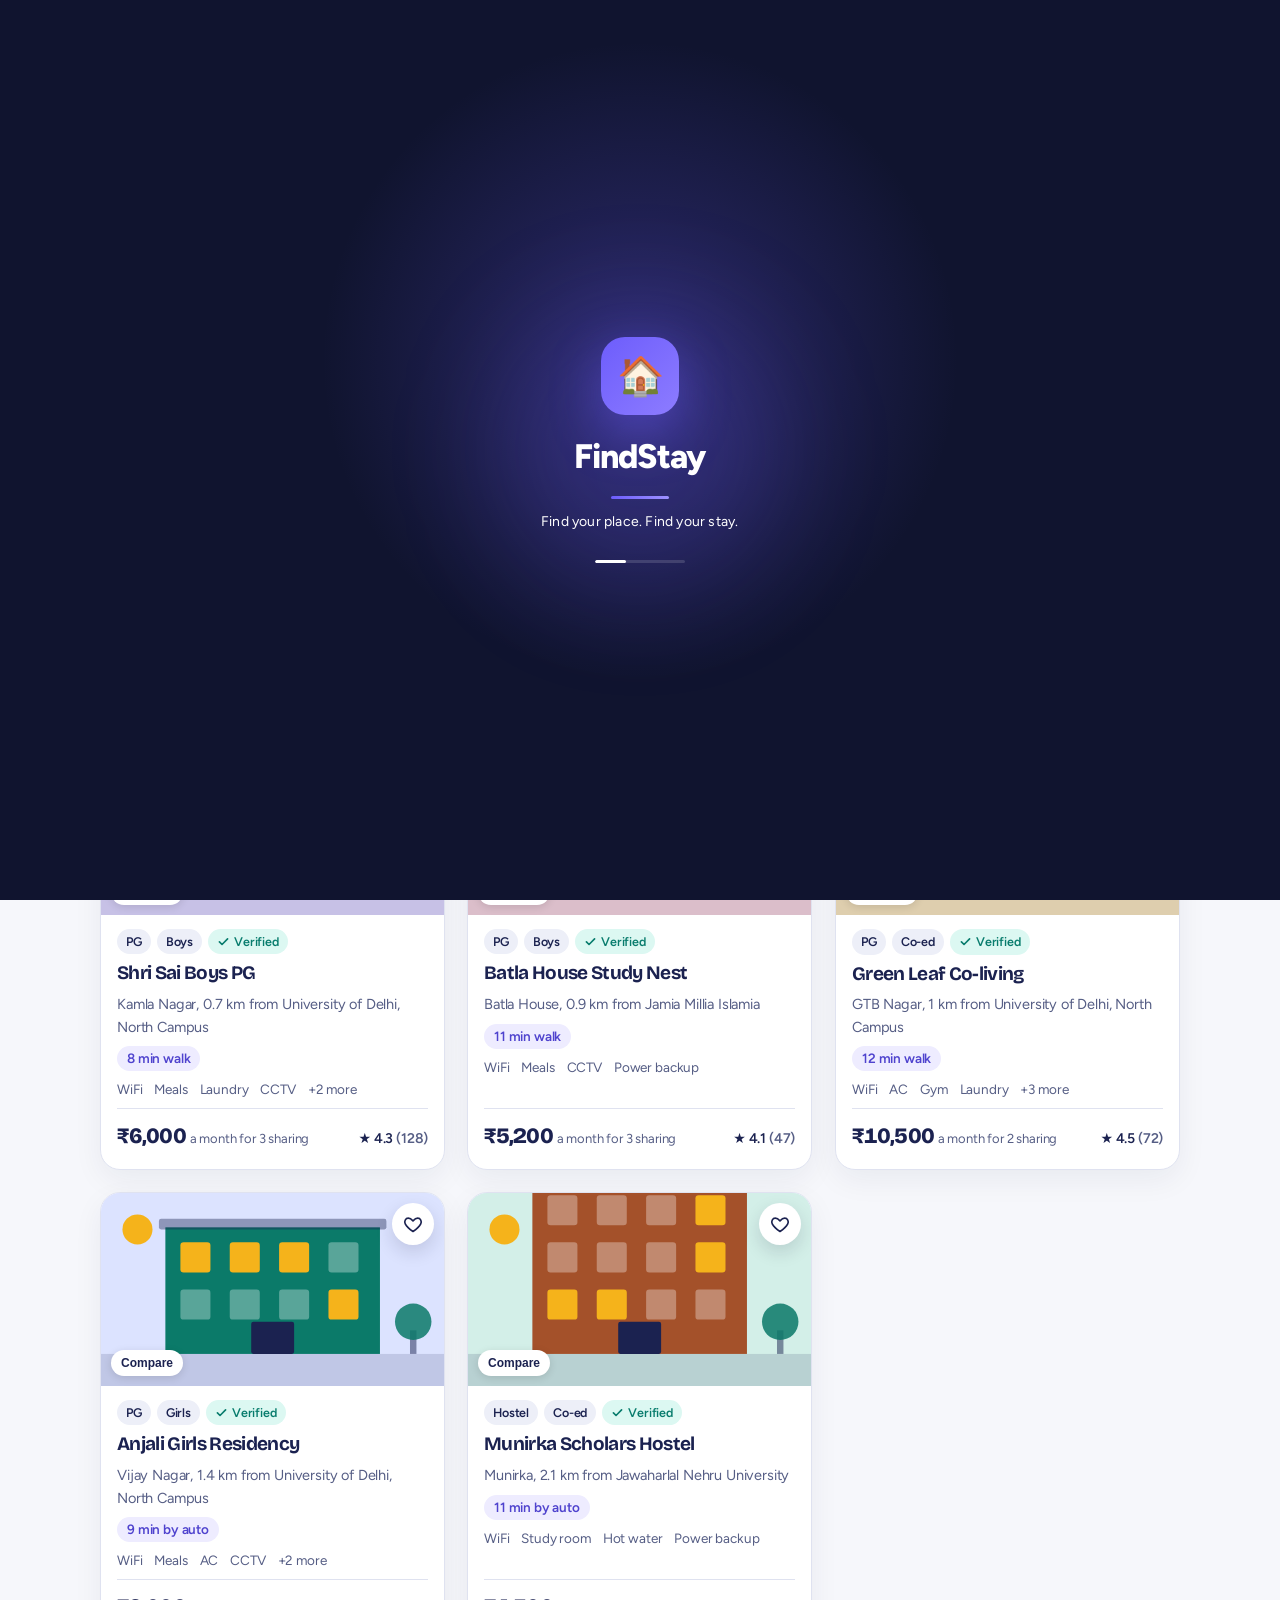
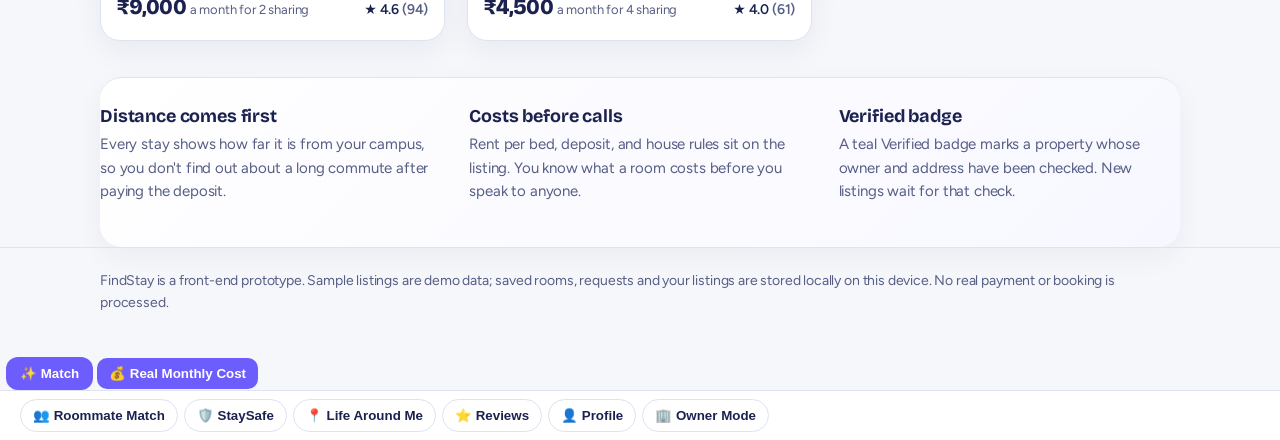
<file: index.html>
<!DOCTYPE html>
<html lang="en">
<head>
<meta charset="utf-8">
<meta name="viewport" content="width=device-width, initial-scale=1, viewport-fit=cover">
<title>FindStay — PG, Hostel & Student Stay</title>
  <meta name="theme-color" content="#1B2250">
  <meta name="description" content="Find, save, compare and request PG or hostel rooms near your college.">
  <link rel="manifest" href="manifest.webmanifest"> 
  <link rel="stylesheet" href="findstay-premium-upgrade-3.css">
<link rel="preconnect" href="https://fonts.googleapis.com">
<link rel="preconnect" href="https://fonts.gstatic.com" crossorigin>
<link href="https://fonts.googleapis.com/css2?family=Bricolage+Grotesque:opsz,wght@12..96,500..800&family=Figtree:wght@400..700&display=swap" rel="stylesheet">
<style>
:root{
  --bg:#F5F6FB; --surface:#FFFFFF; --ink:#1B2250; --muted:#565E85; --line:#DFE2F0;
  --accent:#F5B31B; --accent-ink:#231800; --ok:#0B7A69; --ok-bg:#DDF3EE; --chip-bg:#EDEFF8;
  --danger:#B3261E; --focus:#2B5BFF; --hero-bg:#1B2250;
  box-sizing:border-box;
  padding-top:env(safe-area-inset-top,0px);
  padding-bottom:env(safe-area-inset-bottom,0px);
}
@media (prefers-color-scheme: dark){
  :root:not([data-theme="light"]){
    --bg:#0E1128; --surface:#171B3A; --ink:#EAEDFF; --muted:#A3AAD3; --line:#2A3063;
    --ok:#5FD6C0; --ok-bg:#12332F; --chip-bg:#232853; --danger:#FF8A80; --focus:#8FB0FF; --hero-bg:#1B2250;
  }
}
:root[data-theme="dark"]{
  --bg:#0E1128; --surface:#171B3A; --ink:#EAEDFF; --muted:#A3AAD3; --line:#2A3063;
  --ok:#5FD6C0; --ok-bg:#12332F; --chip-bg:#232853; --danger:#FF8A80; --focus:#8FB0FF; --hero-bg:#1B2250;
}
html{scroll-padding-top:env(safe-area-inset-top,0px)}
*,*::before,*::after{box-sizing:border-box}
[hidden]{display:none !important}
body{margin:0;background:var(--bg);color:var(--ink);font:16px/1.55 'Figtree',system-ui,-apple-system,'Segoe UI',Roboto,sans-serif;-webkit-text-size-adjust:100%}
h1,h2,h3{font-family:'Bricolage Grotesque','Figtree',system-ui,sans-serif;line-height:1.2;margin:0}
p{margin:0}
.wrap{width:100%;max-width:1120px;margin:0 auto;padding:0 20px}
.narrow{max-width:760px}
.muted{color:var(--muted)}
.sr-only{position:absolute;width:1px;height:1px;overflow:hidden;clip:rect(0 0 0 0);white-space:nowrap}
:focus-visible{outline:3px solid var(--focus);outline-offset:2px}

/* header */
.top{background:var(--surface);border-bottom:1px solid var(--line)}
.top-row{display:flex;flex-wrap:wrap;align-items:center;justify-content:space-between;gap:8px 16px;padding-top:12px;padding-bottom:12px}
.brand{display:inline-flex;align-items:center;gap:10px;color:var(--ink);text-decoration:none;font-family:'Bricolage Grotesque',system-ui,sans-serif;font-weight:800;font-size:24px;letter-spacing:-.02em}
.nav{display:flex;flex-wrap:wrap;gap:4px;align-items:center}
.nav button{background:none;border:0;font:inherit;font-weight:600;font-size:15px;color:var(--ink);padding:8px 12px;border-radius:8px;cursor:pointer}
.nav button[aria-current="page"]{box-shadow:inset 0 -3px 0 var(--accent)}
.nav button.cta{background:var(--accent);color:var(--accent-ink);margin-left:6px}
.nav button.cta[aria-current="page"]{box-shadow:0 0 0 3px var(--surface),0 0 0 5px var(--ink)}
.count-badge{display:inline-block;min-width:20px;padding:0 6px;margin-left:4px;border-radius:999px;background:var(--ink);color:var(--bg);font-size:12px;line-height:20px;text-align:center}
@media (max-width:640px){
  .nav{width:100%;flex-wrap:nowrap;overflow-x:auto}
  .nav button{white-space:nowrap}
}

/* hero */
.hero{background:var(--hero-bg);color:#fff;padding:40px 0 48px}
.sentence{font-family:'Bricolage Grotesque','Figtree',system-ui,sans-serif;font-weight:600;font-size:clamp(24px,4.6vw,44px);line-height:1.6;letter-spacing:-.01em;max-width:21em;margin:0}
.sentence select{font:inherit;color:var(--accent);background:transparent url("data:image/svg+xml,%3Csvg xmlns='http://www.w3.org/2000/svg' viewBox='0 0 10 6'%3E%3Cpath d='M1 1l4 4 4-4' fill='none' stroke='%23F5B31B' stroke-width='1.6'/%3E%3C/svg%3E") no-repeat right .12em center/.42em;border:0;border-bottom:3px solid var(--accent);border-radius:0;padding:0 .8em 0 .1em;max-width:100%;width:auto;cursor:pointer;-webkit-appearance:none;appearance:none}
.sentence select:focus-visible{outline:3px solid #fff;outline-offset:4px;border-radius:4px}
.hero-sub{margin-top:18px;color:#C9CEF0;font-size:16px;max-width:36em}
select option{color:var(--ink);background:var(--surface);font:16px 'Figtree',system-ui,sans-serif}

/* toolbar */
.toolbar{display:flex;flex-wrap:wrap;gap:14px 20px;align-items:center;justify-content:space-between;padding:28px 0 16px}
.toolbar h2{font-size:24px}
.filters{display:flex;flex-wrap:wrap;gap:8px;align-items:center}
.chip{border:1.5px solid var(--line);background:var(--surface);color:var(--ink);padding:7px 14px;border-radius:999px;font:inherit;font-size:14px;font-weight:500;cursor:pointer}
.chip[aria-pressed="true"]{background:var(--ink);color:var(--bg);border-color:var(--ink)}
.sortbox{display:flex;align-items:center;gap:8px;font-size:14px;font-weight:600}
.sortbox select{width:auto;padding:7px 10px;font-size:14px}

/* cards */
.grid{display:grid;grid-template-columns:repeat(auto-fill,minmax(290px,1fr));gap:20px;padding-bottom:36px}
.card{position:relative;background:var(--surface);border:1px solid var(--line);border-radius:14px;overflow:hidden;display:flex;flex-direction:column}
.card:hover{border-color:var(--muted)}
.card:has(.card-link:focus-visible){outline:3px solid var(--focus);outline-offset:2px}
.thumb{position:relative;background:#DCE3FF}
.thumb svg{display:block;width:100%;height:auto}
.heart{position:absolute;top:10px;right:10px;z-index:2;width:38px;height:38px;border-radius:50%;border:0;background:#fff;color:#1B2250;display:grid;place-items:center;cursor:pointer}
.heart svg{width:20px;height:20px}
.mine-tag{position:absolute;left:10px;top:10px;background:var(--accent);color:var(--accent-ink);font-size:12px;font-weight:700;padding:3px 10px;border-radius:999px}
.card-body{padding:14px 16px 16px;display:flex;flex-direction:column;gap:8px;flex:1}
.tags{display:flex;flex-wrap:wrap;gap:6px}
.tag{display:inline-flex;align-items:center;gap:4px;background:var(--chip-bg);color:var(--ink);font-size:12.5px;font-weight:600;padding:3px 9px;border-radius:6px}
.tag.ok{background:var(--ok-bg);color:var(--ok)}
.tag svg{width:13px;height:13px}
.card h3{font-size:19px}
.card-link{all:unset;cursor:pointer}
.card-link::after{content:"";position:absolute;inset:0}
.where{font-size:14.5px;color:var(--muted)}
.walk{display:inline-block;align-self:flex-start;font-size:13.5px;font-weight:600;background:var(--accent);color:var(--accent-ink);padding:2px 10px;border-radius:999px}
.amen{display:flex;flex-wrap:wrap;gap:6px 12px;font-size:13.5px;color:var(--muted)}
.card-foot{margin-top:auto;padding-top:10px;border-top:1px solid var(--line);display:flex;justify-content:space-between;align-items:baseline;gap:10px}
.price{font-family:'Bricolage Grotesque',system-ui,sans-serif;font-weight:800;font-size:22px}
.per{font-size:13px;color:var(--muted)}
.rating{font-size:14px;font-weight:600;white-space:nowrap}

.empty{grid-column:1/-1;text-align:center;padding:48px 20px;border:1.5px dashed var(--line);border-radius:14px;background:var(--surface)}
.empty h3{font-size:22px;margin-bottom:8px}
.empty p{color:var(--muted);margin-bottom:16px}

/* trust strip */
.trust{display:grid;grid-template-columns:repeat(auto-fit,minmax(240px,1fr));gap:28px;padding:28px 0 44px;border-top:1px solid var(--line)}
.trust h3{font-size:18px;margin-bottom:6px}
.trust p{color:var(--muted);font-size:15px}

/* buttons */
.btn{display:inline-flex;align-items:center;justify-content:center;gap:8px;font:inherit;font-weight:700;font-size:15.5px;padding:11px 20px;border-radius:10px;border:2px solid var(--accent);background:var(--accent);color:var(--accent-ink);cursor:pointer;text-decoration:none}
.btn.ghost{background:transparent;color:var(--ink);border-color:var(--line)}
.btn.small{padding:6px 12px;font-size:14px}
.btn.danger{background:transparent;color:var(--danger);border-color:var(--line)}

/* forms */
.page-title{font-size:clamp(28px,5vw,38px);padding-top:36px}
.lede{color:var(--muted);margin:10px 0 24px;max-width:36em}
.form-grid{display:grid;grid-template-columns:1fr 1fr;gap:16px 18px}
@media (max-width:600px){.form-grid{grid-template-columns:1fr}}
.field{display:flex;flex-direction:column;gap:6px}
.field.full{grid-column:1/-1}
.field label,.field .lbl{font-weight:600;font-size:14px}
input,select,textarea{font:inherit;font-size:16px;padding:11px 12px;border:1.5px solid var(--line);border-radius:10px;background:var(--surface);color:var(--ink);width:100%}
textarea{min-height:88px;resize:vertical}
input[aria-invalid="true"],select[aria-invalid="true"]{border-color:var(--danger)}
.err{color:var(--danger);font-size:13.5px}
.err:empty{display:none}
.hint{font-size:13.5px;color:var(--muted)}
.checks{display:grid;grid-template-columns:repeat(auto-fill,minmax(150px,1fr));gap:8px 14px}
.check{display:flex;align-items:center;gap:8px;font-weight:500;font-size:15px}
.check input{width:auto}
fieldset{border:0;padding:0;margin:0}
.notice{background:var(--ok-bg);color:var(--ink);border-left:4px solid var(--ok);padding:14px 16px;border-radius:8px;margin-bottom:22px;display:flex;flex-wrap:wrap;gap:10px 16px;align-items:center;justify-content:space-between}
.section-title{font-size:22px;margin:40px 0 14px}

/* lists of requests and mine */
.stack{display:grid;gap:14px;padding-bottom:44px}
.row{display:flex;flex-wrap:wrap;justify-content:space-between;gap:12px 20px;background:var(--surface);border:1px solid var(--line);border-radius:12px;padding:16px 18px}
.row h3{font-size:19px;margin-bottom:4px}
.row .side{display:flex;flex-direction:column;align-items:flex-start;gap:8px}

/* dialog */
dialog{border:0;padding:0;border-radius:18px;width:min(720px,calc(100% - 24px));max-height:calc(100vh - 24px);max-height:calc(100dvh - 24px);background:var(--surface);color:var(--ink);box-shadow:0 24px 80px rgba(0,0,0,.4)}
dialog::backdrop{background:rgba(14,17,40,.62)}
dialog[open]{animation:pop .18s ease-out}
@keyframes pop{from{opacity:0;transform:translateY(10px)}to{opacity:1;transform:none}}
.dlg-head{position:sticky;top:0;z-index:3;display:flex;justify-content:space-between;align-items:center;gap:12px;background:var(--surface);padding:12px 16px 12px 22px;border-bottom:1px solid var(--line)}
.dlg-head h2{font-size:20px}
.dlg-thumb svg{display:block;width:100%;height:230px}
.dlg-body{padding:20px 22px 26px;display:grid;gap:14px}
.dlg-body h3{font-size:17px;margin-top:8px}
.opts{display:grid;gap:8px}
.opt{display:flex;align-items:center;gap:12px;padding:12px 14px;border:1.5px solid var(--line);border-radius:10px;cursor:pointer;font-weight:500}
.opt:has(input:checked){border-color:var(--ink);background:var(--chip-bg)}
.opt input{width:auto}
.opt strong{margin-left:auto}
.movein{background:var(--chip-bg);padding:12px 14px;border-radius:10px;font-size:15px}
.ticks{list-style:none;padding:0;margin:0;display:grid;grid-template-columns:repeat(auto-fill,minmax(170px,1fr));gap:6px 14px}
.ticks li{display:flex;gap:8px;align-items:center;font-size:15px}
.ticks svg{width:16px;height:16px;color:var(--ok);flex:none}
.rules{margin:0;padding-left:20px;display:grid;gap:4px;font-size:15px}
.actions{display:flex;flex-wrap:wrap;gap:10px;margin-top:6px}
.summary{background:var(--chip-bg);border-radius:10px;padding:12px 14px;font-size:15px}
.backlink{background:none;border:0;padding:0;font:inherit;font-weight:600;color:var(--ink);text-decoration:underline;cursor:pointer;justify-self:start}
.done{text-align:left}
.done .big{font-family:'Bricolage Grotesque',system-ui,sans-serif;font-weight:800;font-size:28px}
.reqid{display:inline-block;font-weight:700;background:var(--accent);color:var(--accent-ink);padding:2px 10px;border-radius:6px}

.toast{position:fixed;left:50%;bottom:calc(20px + env(safe-area-inset-bottom,0px));transform:translate(-50%,20px);opacity:0;pointer-events:none;background:var(--ink);color:var(--bg);padding:10px 18px;border-radius:10px;font-weight:600;font-size:15px;z-index:50;transition:opacity .2s,transform .2s}
.toast.show{opacity:1;transform:translate(-50%,0)}
footer{border-top:1px solid var(--line);padding:22px 0 36px;font-size:14px;color:var(--muted)}
@media (prefers-reduced-motion:reduce){
  dialog[open]{animation:none}
  .toast{transition:none}
}

/* FindStay upgrade layer */
.app-tools{display:flex;justify-content:flex-end;gap:8px;padding-top:8px;padding-bottom:0}
.tool-btn{border:1px solid var(--line);background:var(--surface);color:var(--ink);border-radius:999px;padding:7px 12px;font:inherit;font-weight:700;cursor:pointer}
.quick-search{margin-top:8px;max-width:420px}
.quick-search input{padding:9px 12px;border-radius:999px}
.compare-mini{position:absolute;left:10px;bottom:10px;z-index:2;border:0;background:var(--surface);color:var(--ink);border-radius:999px;padding:6px 10px;font-size:12px;font-weight:800;cursor:pointer;box-shadow:0 2px 8px rgba(0,0,0,.12)}
.compare-mini:hover{transform:translateY(-1px)}
.compare-bar{position:sticky;bottom:12px;z-index:20;margin:0 0 24px;padding:12px 14px;background:var(--ink);color:var(--bg);border-radius:14px;display:flex;flex-wrap:wrap;align-items:center;gap:8px 12px;box-shadow:0 12px 35px rgba(0,0,0,.2)}
.compare-bar .btn{margin-left:auto}
.compare-grid{display:grid;grid-template-columns:repeat(auto-fit,minmax(280px,1fr));gap:16px;padding:12px 0 44px}
.compare-card{background:var(--surface);border:1px solid var(--line);border-radius:14px;overflow:hidden}
.compare-img svg{display:block;width:100%;height:auto}
.compare-body{padding:16px}
.compare-body h3{font-size:20px;margin-bottom:4px}
.compare-body dl{display:grid;gap:8px;margin:16px 0}
.compare-body dl>div{display:grid;grid-template-columns:110px 1fr;gap:10px;border-top:1px solid var(--line);padding-top:8px}
.compare-body dt{font-size:13px;color:var(--muted);font-weight:700}
.compare-body dd{margin:0;font-size:14px;font-weight:600}
@media (max-width:640px){
  .app-tools{justify-content:stretch}
  .tool-btn{flex:1}
  .quick-search{max-width:none}
  .compare-bar{bottom:6px}
  .compare-bar .btn{margin-left:0}
}

</style>

<style id="findstay-logo-style">
.f-logo{
  width:34px;height:34px;border-radius:11px;
  display:inline-flex;align-items:center;justify-content:center;
  font-weight:900;font-size:21px;line-height:1;
  color:#fff;background:linear-gradient(135deg,#111827,#4f46e5);
  box-shadow:0 5px 16px rgba(79,70,229,.28);
  letter-spacing:-1px;
}
@media (max-width:600px){
  .f-logo{width:31px;height:31px;border-radius:10px;font-size:19px}
}
</style>

<style id="findstay-visual-v2">
:root{--accent:#6d5dfc;--accent-2:#19c7b1;--hero-bg:#10142f;--bg:#f6f7fb}
body{background:radial-gradient(circle at 8% 4%,rgba(109,93,252,.08),transparent 24rem),radial-gradient(circle at 94% 18%,rgba(25,199,177,.07),transparent 22rem),var(--bg)}
.top{position:sticky;top:0;z-index:20;background:rgba(255,255,255,.9);backdrop-filter:blur(18px);border-bottom:1px solid rgba(225,228,240,.8)}
.brand{font-size:25px}.brand svg{filter:drop-shadow(0 8px 16px rgba(109,93,252,.25))}
.nav button{border-radius:12px;transition:.18s ease}.nav button:hover{background:#f0efff;transform:translateY(-1px)}
.nav button[aria-current="page"]{background:#f0efff;box-shadow:inset 0 -3px 0 var(--accent)}
.nav button.cta{background:linear-gradient(135deg,#6d5dfc,#4d3fe3);color:#fff;box-shadow:0 8px 20px rgba(77,63,227,.22)}
.hero{position:relative;overflow:hidden;padding:54px 0 60px;background:radial-gradient(circle at 85% 18%,rgba(25,199,177,.28),transparent 16rem),radial-gradient(circle at 12% 80%,rgba(109,93,252,.3),transparent 18rem),linear-gradient(135deg,#0d1128,#171b42 62%,#11152f)}
.hero:after{content:"";position:absolute;width:240px;height:240px;border-radius:50%;right:-80px;bottom:-120px;border:1px solid rgba(255,255,255,.12);box-shadow:0 0 0 34px rgba(255,255,255,.025),0 0 0 68px rgba(255,255,255,.018)}
.sentence{text-shadow:0 3px 22px rgba(0,0,0,.16)}.sentence select{color:#8cf4df;border-bottom-color:#8cf4df}
.chip{background:#fff;box-shadow:0 3px 12px rgba(31,37,75,.04);transition:.18s ease}.chip:hover{transform:translateY(-1px);border-color:#bdb7ff}
.chip[aria-pressed="true"]{background:#171b3a;color:#fff;border-color:#171b3a}
.grid{gap:22px}.card{border-radius:20px;box-shadow:0 10px 30px rgba(25,31,65,.06);transition:transform .22s ease,box-shadow .22s ease,border-color .22s ease}
.card:hover{transform:translateY(-5px);border-color:#d2cdfd;box-shadow:0 18px 40px rgba(25,31,65,.11)}
.thumb{background:linear-gradient(135deg,#e9e8ff,#dff8f3)}.thumb svg{transition:transform .35s ease}.card:hover .thumb svg{transform:scale(1.035)}
.heart{width:42px;height:42px;box-shadow:0 7px 18px rgba(18,24,50,.14);transition:transform .18s ease}.heart:hover{transform:scale(1.06)}
.tag{border-radius:999px}.tag.ok{background:#dcf8f2;color:#087c6d}.walk{background:#eeecff;color:#4f43ce}
.trust{border-radius:22px;background:linear-gradient(135deg,#fff,#f7f7ff);box-shadow:0 10px 28px rgba(25,31,65,.05)}
.empty{border:1px dashed #cfd3e4;border-radius:20px;background:rgba(255,255,255,.72);padding:32px}
dialog{border:0;border-radius:24px;box-shadow:0 28px 80px rgba(10,14,35,.28)}dialog::backdrop{background:rgba(8,11,28,.58);backdrop-filter:blur(4px)}
@media(max-width:640px){.hero{padding:38px 0 46px}.sentence{font-size:27px;line-height:1.5}.grid{grid-template-columns:1fr;gap:17px}.card{border-radius:18px}}
@media(prefers-reduced-motion:reduce){.card,.card:hover,.thumb svg,.nav button,.heart,.btn{transition:none;transform:none}}
</style>


<style id="findstay-motion-v3">
/* Premium motion layer — features/structure unchanged */
.hero .wrap{
  animation:fsHeroIn .65s cubic-bezier(.2,.8,.2,1) both;
}
@keyframes fsHeroIn{
  from{opacity:0;transform:translateY(14px)}
  to{opacity:1;transform:none}
}
.grid .card{
  animation:fsCardIn .55s cubic-bezier(.2,.8,.2,1) both;
  animation-delay:calc(var(--card-i,0) * 55ms);
}
@keyframes fsCardIn{
  from{opacity:0;transform:translateY(16px) scale(.985)}
  to{opacity:1;transform:translateY(0) scale(1)}
}
.grid .card:nth-child(1){--card-i:0}.grid .card:nth-child(2){--card-i:1}
.grid .card:nth-child(3){--card-i:2}.grid .card:nth-child(4){--card-i:3}
.grid .card:nth-child(5){--card-i:4}.grid .card:nth-child(6){--card-i:5}
.grid .card:nth-child(7){--card-i:6}.grid .card:nth-child(8){--card-i:7}
.grid .card:nth-child(n+9){--card-i:8}

.thumb{overflow:hidden}
.thumb:after{
  content:"";position:absolute;inset:0;pointer-events:none;
  background:linear-gradient(105deg,transparent 25%,rgba(255,255,255,.22) 48%,transparent 67%);
  transform:translateX(-130%);
  animation:fsShine 5.5s ease-in-out infinite;
}
@keyframes fsShine{
  0%,55%{transform:translateX(-130%)}
  75%,100%{transform:translateX(130%)}
}
.hero:before{
  content:"";position:absolute;width:280px;height:280px;border-radius:50%;
  left:-130px;top:-130px;border:1px solid rgba(255,255,255,.09);
  box-shadow:0 0 0 34px rgba(255,255,255,.025),0 0 0 68px rgba(255,255,255,.018);
  animation:fsFloat 7s ease-in-out infinite;
}
@keyframes fsFloat{
  0%,100%{transform:translate3d(0,0,0)}
  50%{transform:translate3d(18px,12px,0)}
}
.brand .f-logo{animation:fsLogo 3s ease-in-out infinite}
@keyframes fsLogo{
  0%,100%{transform:translateY(0) rotate(0)}
  50%{transform:translateY(-2px) rotate(-2deg)}
}
@media (hover:hover) and (pointer:fine){
  .card .card-link:hover h3{color:#5b4eea}
  .tag,.walk{transition:transform .18s ease}
  .card:hover .tag{transform:translateY(-1px)}
}
@media(max-width:640px){
  .grid{
    display:flex;
    overflow-x:auto;
    scroll-snap-type:x mandatory;
    gap:15px;
    padding:4px 4px 28px 2px;
    scrollbar-width:none;
  }
  .grid::-webkit-scrollbar{display:none}
  .grid .card{
    flex:0 0 min(88vw,340px);
    scroll-snap-align:start;
  }
}
@media(prefers-reduced-motion:reduce){
  .hero .wrap,.grid .card,.thumb:after,.hero:before,.brand .f-logo{
    animation:none !important;
  }
}
</style>

<style id="fs-final-upgrade-css">
.fs-bottom{position:fixed;left:12px;right:12px;bottom:12px;z-index:80;display:none;background:rgba(255,255,255,.96);backdrop-filter:blur(16px);border:1px solid #dfe2f0;border-radius:20px;padding:7px;box-shadow:0 14px 40px rgba(20,24,55,.18);grid-template-columns:repeat(5,1fr);gap:4px}.fs-bottom button{border:0;background:transparent;border-radius:14px;padding:8px 4px;font:700 11px Figtree;color:#1b2250}.fs-bottom button.active{background:#eeecff;color:#4f43ce}.fs-hub{padding:22px 0 100px}.fs-hub-grid{display:grid;grid-template-columns:repeat(2,minmax(0,1fr));gap:16px}.fs-panel{background:var(--surface,#fff);border:1px solid var(--line,#dfe2f0);border-radius:18px;padding:18px;box-shadow:0 10px 28px rgba(25,31,65,.06)}.fs-panel h3{margin:0 0 6px}.fs-panel p{color:var(--muted,#565e85);font-size:14px}.fs-toolbar{display:flex;gap:8px;flex-wrap:wrap;margin:12px 0}.fs-toolbar input,.fs-toolbar select{flex:1;min-width:150px}.fs-map{height:330px;border-radius:18px;position:relative;overflow:hidden;background:linear-gradient(25deg,#dcefdc 0 28%,#eef2f7 28% 54%,#d9e8f5 54% 57%,#eef2f7 57%);border:1px solid var(--line)}.fs-map:before,.fs-map:after{content:"";position:absolute;background:rgba(255,255,255,.95);box-shadow:0 0 0 1px #d5dbe8}.fs-map:before{width:120%;height:10px;left:-10%;top:48%;transform:rotate(-18deg)}.fs-map:after{width:10px;height:120%;left:58%;top:-10%;transform:rotate(28deg)}.fs-pin{position:absolute;z-index:2;width:34px;height:34px;border-radius:50% 50% 50% 0;transform:rotate(-45deg);background:#6d5dfc;color:#fff;display:grid;place-items:center;font-weight:900;box-shadow:0 5px 12px rgba(77,63,227,.35)}.fs-pin span{transform:rotate(45deg);font-size:12px}.fs-pin:nth-child(1){left:18%;top:28%}.fs-pin:nth-child(2){left:42%;top:58%}.fs-pin:nth-child(3){left:68%;top:35%}.fs-pin:nth-child(4){left:78%;top:68%}.fs-kpis{display:grid;grid-template-columns:repeat(4,1fr);gap:10px;margin:12px 0}.fs-kpi{background:#f5f6fb;border-radius:12px;padding:10px}.fs-kpi strong{display:block;font-size:20px}.fs-login{max-width:520px;margin:0 auto}.fs-login-tabs{display:flex;gap:6px;margin-bottom:12px}.fs-login-tabs button{flex:1}.fs-secure{display:grid;grid-template-columns:repeat(2,1fr);gap:10px}.fs-mini{font-size:12px;color:var(--muted)}
@media(max-width:700px){.fs-bottom{display:grid}.fs-hub{padding-bottom:100px}.fs-hub-grid{grid-template-columns:1fr}.fs-kpis{grid-template-columns:repeat(2,1fr)}.fs-secure{grid-template-columns:1fr}}
</style></head>
<body>

<header class="top">
  <div class="wrap top-row">
    <a class="brand" href="#" data-view="find" aria-label="FindStay home">
      <svg width="34" height="34" viewBox="0 0 34 34" aria-hidden="true"><rect width="34" height="34" rx="9" fill="#1B2250"/><path d="M7 16.5L17 8l10 8.5V27H7z" fill="#F5B31B"/><rect x="14" y="18" width="6" height="9" rx="1" fill="#1B2250"/></svg>
      FindStay
    </a>
    <nav class="nav" id="nav" aria-label="Main">
      <button type="button" data-view="find" aria-current="page">Find a room</button>
      <button type="button" data-view="saved">Saved<span class="count-badge" id="cSaved" hidden></span></button>
      <button type="button" data-view="requests">My requests<span class="count-badge" id="cReq" hidden></span></button>
      <button type="button" data-view="compare">Compare<span class="count-badge" id="cCompare" hidden></span></button>
      <button type="button" class="cta" data-view="list">List your property</button>
      <button type="button" data-view="about">About</button>
    </nav>
  </div>
</header>

<div class="app-tools wrap" aria-label="App tools">
  <button type="button" class="tool-btn" id="themeBtn" title="Toggle dark mode">🌙 <span>Theme</span></button>
  <button type="button" class="tool-btn" id="installBtn" hidden title="Install FindStay">📲 <span>Install</span></button>
  <button type="button" class="tool-btn" id="resetBtn" title="Reset this device's demo data">↻ <span>Reset</span></button>
</div>

<main>
  <!-- FIND -->
  <section id="view-find">
    <div class="hero">
      <div class="wrap">
        <h1 class="sr-only">Find a PG or hostel near your college</h1>
        <div class="sentence" role="group" aria-label="Tell us what you are looking for">
          I'm moving to
          <select id="fCity" aria-label="City"></select>
          to study at
          <select id="fCollege" aria-label="College"></select>.
          My monthly budget is
          <select id="fBudget" aria-label="Monthly budget"></select>
          and I need
          <select id="fType" aria-label="PG or hostel"></select>
          for
          <select id="fWho" aria-label="Who the room is for"></select>.
        </div>
        <p class="hero-sub">Sample stays in six cities, ranked by how close they are to your campus. Change any highlighted word above and the results update.</p>
      </div>
    </div>

    <div class="wrap">
      <div class="toolbar">
        <div>
          <h2 id="count" aria-live="polite"></h2>
          <div class="quick-search">
            <label class="sr-only" for="quickSearch">Search property, area or college</label>
            <input id="quickSearch" type="search" placeholder="Search property, area or college…" autocomplete="off">
          </div>
        </div>
        <div class="filters">
          <div role="group" aria-label="Filters" class="filters">
            <button type="button" class="chip" data-chip="verified" aria-pressed="false">Verified only</button>
            <button type="button" class="chip" data-chip="Meals" aria-pressed="false">Meals</button>
            <button type="button" class="chip" data-chip="WiFi" aria-pressed="false">WiFi</button>
            <button type="button" class="chip" data-chip="AC" aria-pressed="false">AC</button>
            <button type="button" class="chip" data-chip="Laundry" aria-pressed="false">Laundry</button>
          </div>
          <label class="sortbox">Sort by
            <select id="fSort">
              <option value="near">Closest to campus</option>
              <option value="cheap">Lowest rent</option>
              <option value="rated">Top rated</option>
            </select>
          </label>
        </div>
      </div>
      <div class="grid" id="grid"></div>
<div id="compareBar" class="compare-bar" hidden></div>

      <div class="trust">
        <div>
          <h3>Distance comes first</h3>
          <p>Every stay shows how far it is from your campus, so you don't find out about a long commute after paying the deposit.</p>
        </div>
        <div>
          <h3>Costs before calls</h3>
          <p>Rent per bed, deposit, and house rules sit on the listing. You know what a room costs before you speak to anyone.</p>
        </div>
        <div>
          <h3>Verified badge</h3>
          <p>A teal Verified badge marks a property whose owner and address have been checked. New listings wait for that check.</p>
        </div>
      </div>
    </div>
  </section>

  <!-- SAVED -->
  <section id="view-saved" hidden>
    <div class="wrap">
      <h2 class="page-title">Saved rooms</h2>
      <p class="lede">Rooms you saved with the heart. Compare them side by side before you decide.</p>
      <div class="grid" id="savedGrid"></div>
    </div>
  </section>

  <!-- REQUESTS -->
  <section id="view-requests" hidden>
    <div class="wrap narrow">
      <h2 class="page-title">My requests</h2>
      <p class="lede">Rooms you asked owners about. Owners call within 24 hours to confirm.</p>
      <div class="stack" id="reqList"></div>
    </div>
  </section>

  <!-- COMPARE -->
  <section id="view-compare" hidden>
    <div class="wrap">
      <h2 class="page-title">Compare rooms</h2>
      <p class="lede">Compare up to three stays. Remove any room when you are done.</p>
      <div id="compareGrid" class="compare-grid"></div>
    </div>
  </section>

  <!-- LIST YOUR PROPERTY -->
  <section id="view-list" hidden>
    <div class="wrap narrow">
      <h2 class="page-title">List your property</h2>
      <p class="lede">Own a PG or hostel near a college? Add it here and students searching that campus will see it straight away.</p>
      <div class="notice" id="listDone" hidden></div>

      <form id="ownerForm" novalidate>
        <div class="form-grid">
          <div class="field full">
            <label for="oName">Property name</label>
            <input id="oName" autocomplete="off" placeholder="For example, Shanti Niwas Boys PG">
            <div class="err" id="err-oName"></div>
          </div>
          <div class="field">
            <label for="oType">Type</label>
            <select id="oType"><option>PG</option><option>Hostel</option></select>
          </div>
          <div class="field">
            <label for="oWho">Who can stay</label>
            <select id="oWho"><option value="Boys">Boys</option><option value="Girls">Girls</option><option value="Any">Boys and girls (co-ed)</option></select>
          </div>
          <div class="field">
            <label for="oCity">City</label>
            <select id="oCity"></select>
          </div>
          <div class="field">
            <label for="oCollege">Nearest college</label>
            <select id="oCollege"></select>
          </div>
          <div class="field">
            <label for="oArea">Area or locality</label>
            <input id="oArea" autocomplete="off" placeholder="For example, Katra">
            <div class="err" id="err-oArea"></div>
          </div>
          <div class="field">
            <label for="oKm">Distance from college (km)</label>
            <input id="oKm" type="number" inputmode="decimal" step="0.1" min="0.1" max="30" placeholder="1.2">
            <div class="err" id="err-oKm"></div>
          </div>
          <div class="field">
            <label for="oShare">Beds per room</label>
            <select id="oShare"><option value="1">1 (single room)</option><option value="2" selected>2 sharing</option><option value="3">3 sharing</option><option value="4">4 sharing</option></select>
          </div>
          <div class="field">
            <label for="oRent">Rent per bed each month (in rupees)</label>
            <input id="oRent" type="number" inputmode="numeric" min="500" step="100" placeholder="6000">
            <div class="err" id="err-oRent"></div>
          </div>
          <div class="field">
            <label for="oDeposit">Refundable deposit (in rupees)</label>
            <input id="oDeposit" type="number" inputmode="numeric" min="0" step="100" placeholder="6000">
            <div class="err" id="err-oDeposit"></div>
          </div>
          <div class="field full">
            <span class="lbl" id="amLbl">What's included</span>
            <div class="checks" id="oAmen" role="group" aria-labelledby="amLbl"></div>
          </div>
          <div class="field full">
            <label for="oNote">About the property (optional)</label>
            <textarea id="oNote" placeholder="Nearby landmarks, food timings, anything a student should know"></textarea>
          </div>
          <div class="field">
            <label for="oOwner">Your name</label>
            <input id="oOwner" autocomplete="name">
            <div class="err" id="err-oOwner"></div>
          </div>
          <div class="field">
            <label for="oPhone">Your mobile number</label>
            <input id="oPhone" type="tel" inputmode="numeric" maxlength="10" autocomplete="tel-national" placeholder="10-digit number">
            <div class="err" id="err-oPhone"></div>
          </div>
          <div class="field full">
            <p class="hint">Your number is kept locally in this demo so a future contact/WhatsApp action can use it. It is not uploaded anywhere.</p>
          </div>
        </div>
        <div class="actions" style="margin-top:22px">
          <button class="btn" type="submit">Publish listing</button>
        </div>
      </form>

      <h3 class="section-title">Your listings</h3>
      <div class="stack" id="mine"></div>
    </div>
  </section>
<section id="view-about" hidden>
  <div class="wrap narrow">
    <h2 class="page-title">About FindStay</h2>
    <p class="lede">A student-first place to discover PGs, hostels and co-living stays near your college.</p>
    <div class="trust" style="margin-top:20px;">
      <div><h3>🎯 Our Mission</h3><p>Make student accommodation easier to discover, compare and request — with rent, distance, amenities and verification visible before you contact an owner.</p></div>
      <div><h3>🚀 Our Vision</h3><p>Build a trusted student-stay platform where students can find a suitable room and property owners can reach students searching nearby.</p></div>
      <div><h3>🧑‍🎓 Student-first</h3><p>Save rooms, compare up to three stays, send requests, manage your listings and find a compatible roommate from one app.</p></div>
    </div>
    <div class="actions" style="margin:24px 0 44px;">
      <button type="button" class="btn" data-view="find">Find a room</button>
      <button type="button" class="btn ghost" data-view="requests">My requests</button>
      <button type="button" class="btn ghost" id="aboutRoommateBtn">👥 Roommate Match</button>
    </div>
  </div>
</section>

</main>

<footer>
  <div class="wrap">FindStay is a front-end prototype. Sample listings are demo data; saved rooms, requests and your listings are stored locally on this device. No real payment or booking is processed.</div>
</footer>

<dialog id="dlg" aria-labelledby="dlgTitle"><div id="dlgBody"></div></dialog>
<div class="toast" id="toast" role="status" aria-live="polite"></div>

<script>
(function(){
'use strict';

/* ---------- data ---------- */
var CITIES = {
  'Delhi': ['University of Delhi, North Campus','Jawaharlal Nehru University','Jamia Millia Islamia'],
  'Pune': ['Fergusson College','Savitribai Phule Pune University','COEP Technological University'],
  'Prayagraj': ['University of Allahabad','MNNIT Allahabad'],
  'Kota': ['Rajeev Gandhi Nagar coaching hub','Landmark City coaching hub'],
  'Bengaluru': ['Indian Institute of Science','Christ University'],
  'Jaipur': ['University of Rajasthan','Malaviya National Institute of Technology']
};
var AMENITIES = ['WiFi','Meals','AC','Laundry','Power backup','Study room','CCTV','Hot water','Gym'];

function mk(id,name,type,who,city,college,area,km,sharing,deposit,amen,verified,rating,reviews){
  return {id:id,name:name,type:type,for:who,city:city,college:college,area:area,km:km,sharing:sharing,deposit:deposit,amen:amen,verified:verified,rating:rating,reviews:reviews};
}
var DU=CITIES.Delhi[0], JNU=CITIES.Delhi[1], JMI=CITIES.Delhi[2];
var FC=CITIES.Pune[0], SPPU=CITIES.Pune[1], COEP=CITIES.Pune[2];
var AU=CITIES.Prayagraj[0], MN=CITIES.Prayagraj[1];
var RGN=CITIES.Kota[0], LMC=CITIES.Kota[1];
var IISC=CITIES.Bengaluru[0], CHR=CITIES.Bengaluru[1];
var UOR=CITIES.Jaipur[0], MNIT=CITIES.Jaipur[1];

var SEED = [
  mk('s1','Shri Sai Boys PG','PG','Boys','Delhi',DU,'Kamla Nagar',0.7,[[2,7500],[3,6000]],7500,['WiFi','Meals','Laundry','CCTV','Hot water','Power backup'],true,4.3,128),
  mk('s2','Anjali Girls Residency','PG','Girls','Delhi',DU,'Vijay Nagar',1.4,[[1,12000],[2,9000]],9000,['WiFi','Meals','AC','CCTV','Laundry','Hot water'],true,4.6,94),
  mk('s3','Green Leaf Co-living','PG','Any','Delhi',DU,'GTB Nagar',1.0,[[1,14000],[2,10500]],10500,['WiFi','AC','Gym','Laundry','CCTV','Power backup','Study room'],true,4.5,72),
  mk('s4','Munirka Scholars Hostel','Hostel','Any','Delhi',JNU,'Munirka',2.1,[[3,5500],[4,4500]],4500,['WiFi','Study room','Hot water','Power backup'],true,4.0,61),
  mk('s5','Batla House Study Nest','PG','Boys','Delhi',JMI,'Batla House',0.9,[[2,6500],[3,5200]],5200,['WiFi','Meals','CCTV','Power backup'],true,4.1,47),

  mk('s6','Deccan Girls Hostel','Hostel','Girls','Pune',FC,'Deccan Gymkhana',0.5,[[2,8000],[4,6000]],6000,['WiFi','Meals','CCTV','Hot water','Laundry','Study room'],true,4.7,210),
  mk('s7','Shivajinagar Boys PG','PG','Boys','Pune',FC,'Shivajinagar',1.1,[[2,7000],[3,5800]],7000,['WiFi','Meals','Laundry','Hot water'],true,4.2,88),
  mk('s8','Aundh Campus Stay','PG','Any','Pune',SPPU,'Aundh',1.8,[[1,11000],[2,8500]],8500,['WiFi','AC','Gym','Laundry','CCTV'],true,4.4,56),
  mk('s9','Baner Scholars PG','PG','Girls','Pune',SPPU,'Baner',2.6,[[2,8500],[3,7000]],7000,['WiFi','Meals','CCTV','Power backup','Hot water'],false,3.9,23),
  mk('s10','COEP Engineers Den','Hostel','Boys','Pune',COEP,'Wakdewadi',0.8,[[3,5000],[4,4200]],4200,['WiFi','Study room','Hot water','Power backup','CCTV'],true,4.1,77),

  mk('s11','Katra Vidya Niwas','PG','Boys','Prayagraj',AU,'Katra',0.6,[[2,4500],[3,3500]],3500,['WiFi','Meals','Power backup','Hot water'],true,4.4,102),
  mk('s12','Colonelganj Girls PG','PG','Girls','Prayagraj',AU,'Colonelganj',0.9,[[1,7000],[2,5000]],5000,['WiFi','Meals','CCTV','Hot water','Power backup'],true,4.5,66),
  mk('s13','Teliarganj Tech Hostel','Hostel','Boys','Prayagraj',MN,'Teliarganj',2.4,[[3,4000],[4,3200]],3200,['WiFi','Study room','Power backup'],false,3.8,19),
  mk('s14','Jhalwa Green PG','PG','Any','Prayagraj',MN,'Jhalwa',1.5,[[2,5500],[3,4500]],4500,['WiFi','Meals','Laundry','CCTV','Power backup'],true,4.2,41),

  mk('s15','Focus Boys PG','PG','Boys','Kota',RGN,'Rajeev Gandhi Nagar',0.4,[[1,9000],[2,7000]],7000,['WiFi','Meals','AC','CCTV','Study room','Power backup'],true,4.3,155),
  mk('s16','Landmark Girls Hostel','Hostel','Girls','Kota',LMC,'Landmark City',0.5,[[2,8500],[3,7500]],7500,['WiFi','Meals','CCTV','Hot water','Study room','Laundry'],true,4.6,183),
  mk('s17','Talwandi Toppers Stay','PG','Boys','Kota',RGN,'Talwandi',1.6,[[2,6000],[3,5000]],5000,['WiFi','Meals','Power backup','Study room'],true,4.0,52),
  mk('s18','Kunhadi Budget Hostel','Hostel','Boys','Kota',LMC,'Kunhadi',1.3,[[3,4500],[4,3800]],3800,['WiFi','Meals','Power backup'],false,3.7,15),

  mk('s19','Malleshwaram Scholar Home','PG','Boys','Bengaluru',IISC,'Malleshwaram',1.5,[[2,10500],[3,8500]],17000,['WiFi','Meals','Laundry','CCTV','Hot water','Power backup'],true,4.3,109),
  mk('s20','Yeshwanthpur Womens PG','PG','Girls','Bengaluru',IISC,'Yeshwanthpur',2.8,[[1,14000],[2,10000]],20000,['WiFi','Meals','AC','CCTV','Laundry','Hot water'],true,4.5,118),
  mk('s21','Dairy Circle Co-living','PG','Any','Bengaluru',CHR,'Dairy Circle',1.2,[[1,15000],[2,11000]],22000,['WiFi','AC','Gym','Laundry','CCTV','Power backup','Study room'],true,4.4,96),
  mk('s22','BTM Budget Boys Hostel','Hostel','Boys','Bengaluru',CHR,'BTM Layout',2.2,[[3,6500],[4,5500]],11000,['WiFi','Meals','Hot water','Power backup'],true,4.0,64),

  mk('s23','Jawahar Circle Girls PG','PG','Girls','Jaipur',UOR,'Jawahar Nagar',0.8,[[2,6500],[3,5500]],5500,['WiFi','Meals','CCTV','Hot water','Power backup'],true,4.4,71),
  mk('s24','Gandhi Nagar Boys Hostel','Hostel','Boys','Jaipur',UOR,'Gandhi Nagar',1.9,[[3,4800],[4,4000]],4000,['WiFi','Study room','Power backup'],true,3.9,38),
  mk('s25','Malviya Nagar Studio Stay','PG','Any','Jaipur',MNIT,'Malviya Nagar',0.6,[[1,10000],[2,7500]],7500,['WiFi','AC','Laundry','CCTV','Gym','Power backup'],true,4.5,84),
  mk('s26','Gopalpura Boys PG','PG','Boys','Jaipur',MNIT,'Gopalpura',2.5,[[2,5500],[3,4500]],4500,['WiFi','Meals','Power backup','Hot water'],false,3.8,22)
];

/* ---------- state ---------- */
var KEY='thikana-prototype-v1';
var state = {
  view:'find',search:'',
  f:{city:'Delhi',college:'all',budget:0,type:'any',who:'any',amen:[],verified:false,sort:'near'},
  saved:[],requests:[],custom:[],compare:[],
  openId:null,dlg:'detail',share:null,lastReq:null
};
function load(){
  try{
    var raw=localStorage.getItem(KEY);
    if(raw){var d=JSON.parse(raw);state.saved=d.saved||[];state.requests=d.requests||[];state.custom=d.custom||[];state.compare=d.compare||[];}
  }catch(e){}
}
function persist(){
  try{localStorage.setItem(KEY,JSON.stringify({saved:state.saved,requests:state.requests,custom:state.custom,compare:state.compare}));}catch(e){}
}

/* ---------- helpers ---------- */
var $=function(s,r){return (r||document).querySelector(s);};
var $$=function(s,r){return Array.prototype.slice.call((r||document).querySelectorAll(s));};
function esc(s){return String(s).replace(/[&<>"']/g,function(c){return {'&':'&amp;','<':'&lt;','>':'&gt;','"':'&quot;',"'":'&#39;'}[c];});}
function inr(n){return '\u20B9'+Number(n).toLocaleString('en-IN');}
function hashId(id){var h=0,s=String(id);for(var i=0;i<s.length;i++){h=(h*31+s.charCodeAt(i))>>>0;}return h;}
function all(){return SEED.concat(state.custom);}
function byId(id){return all().filter(function(l){return l.id===id;})[0];}
function minOpt(l){return l.sharing.slice().sort(function(a,b){return a[1]-b[1];})[0];}
function occ(n){return n===1?'Single room':n+' sharing';}
function who(f){return f==='Boys'?'Boys':f==='Girls'?'Girls':'Co-ed';}
function travel(km){return km<=1.2?Math.round(km*12)+' min walk':Math.round(km*4+3)+' min by auto';}
function describe(l){
  if(l.note) return l.note;
  var food=l.amen.indexOf('Meals')>-1?'Home-style veg meals are included.':'Meals are not included, but tiffin services deliver nearby.';
  var w=l.for==='Boys'?'boys':l.for==='Girls'?'girls':'boys and girls';
  return (l.type==='PG'?'A paying-guest home':'A hostel')+' for '+w+', '+l.km+' km from '+l.college+'. '+food;
}
function rules(l){
  var gate=['10 pm','10:30 pm','11 pm'][hashId(l.id)%3];
  return ['Gate closes at '+gate,'No smoking or alcohol on the property','Visitors are allowed in the common area only','One month notice before moving out','Deposit is refunded after a room check at move-out'];
}
function todayISO(){return new Date(Date.now()-new Date().getTimezoneOffset()*60000).toISOString().slice(0,10);}
function fmtDate(d){try{return new Date(d+'T00:00').toLocaleDateString('en-IN',{day:'numeric',month:'short',year:'numeric'});}catch(e){return d;}}

var ICON={
  check:'<svg viewBox="0 0 16 16" aria-hidden="true"><path d="M3 8.5l3.2 3.2L13 4.8" fill="none" stroke="currentColor" stroke-width="2" stroke-linecap="round" stroke-linejoin="round"/></svg>',
  heart:function(on){return '<svg viewBox="0 0 24 24" aria-hidden="true"><path d="M12 21s-7-4.6-9.3-9.1C1.1 8.7 3 5 6.4 5c2 0 3.6 1.1 5.6 3.2C14 6.1 15.6 5 17.6 5 21 5 22.9 8.7 21.3 11.9 19 16.4 12 21 12 21z" fill="'+(on?'#E0335B':'none')+'" stroke="'+(on?'#E0335B':'currentColor')+'" stroke-width="2" stroke-linejoin="round"/></svg>';}
};

/* generated illustration for each stay */
function thumb(l){
  var h=hashId(l.id);
  var sky=['#DCE3FF','#FFEBBE','#D3EFE8','#FBD9DE','#E4DCFF'][h%5];
  var wall=['#2B3990','#0B7A69','#A4512A','#553B9E','#1E63A6'][(h>>3)%5];
  var floors=2+((h>>5)%2), x0=60, bh=floors*44+30, y0=150-bh, win='';
  for(var r=0;r<floors;r++){
    for(var c=0;c<4;c++){
      var lit=(h>>(r*4+c+2))&1;
      win+='<rect x="'+(x0+14+c*46)+'" y="'+(y0+14+r*44)+'" width="28" height="28" rx="3" fill="'+(lit?'#F5B31B':'#fff')+'" fill-opacity="'+(lit?'1':'.32')+'"/>';
    }
  }
  return '<svg viewBox="0 0 320 180" preserveAspectRatio="xMidYMid slice" aria-hidden="true" focusable="false">'+
    '<rect width="320" height="180" fill="'+sky+'"/>'+
    '<circle cx="34" cy="34" r="14" fill="#F5B31B"/>'+
    '<rect x="0" y="150" width="320" height="30" fill="#1B2250" fill-opacity=".14"/>'+
    '<rect x="'+x0+'" y="'+y0+'" width="200" height="'+bh+'" fill="'+wall+'"/>'+
    '<rect x="'+(x0-6)+'" y="'+(y0-8)+'" width="212" height="10" rx="2" fill="#1B2250" fill-opacity=".4"/>'+
    win+
    '<rect x="'+(x0+80)+'" y="120" width="40" height="30" rx="2" fill="#1B2250"/>'+
    '<rect x="288" y="128" width="6" height="22" fill="#1B2250" fill-opacity=".5"/>'+
    '<circle cx="291" cy="120" r="17" fill="#0B7A69" fill-opacity=".85"/>'+
  '</svg>';
}

function verifiedBadge(l){
  return l.verified?'<span class="tag ok">'+ICON.check+'Verified</span>':'<span class="tag">Awaiting verification</span>';
}
function ratingHTML(l){
  return l.reviews?'\u2605 '+l.rating.toFixed(1)+' <span class="muted">('+l.reviews+')</span>':'<span class="muted">New</span>';
}

/* ---------- cards ---------- */
function cardHTML(l){
  var saved=state.saved.indexOf(l.id)>-1, m=minOpt(l);
  var am=l.amen.slice(0,4).map(function(a){return '<span>'+esc(a)+'</span>';}).join('');
  if(l.amen.length>4) am+='<span>+'+(l.amen.length-4)+' more</span>';
  return '<article class="card">'+
    '<div class="thumb">'+thumb(l)+
      '<button type="button" class="heart" data-action="save" data-id="'+l.id+'" aria-pressed="'+saved+'" aria-label="'+(saved?'Remove ':'Save ')+esc(l.name)+(saved?' from saved':'')+'">'+ICON.heart(saved)+'</button><button type="button" class="compare-mini" data-action="compare" data-id="'+l.id+'" aria-label="Compare '+esc(l.name)+'">Compare</button>'+
      (l.custom?'<span class="mine-tag">Your listing</span>':'')+
    '</div>'+
    '<div class="card-body">'+
      '<div class="tags"><span class="tag">'+l.type+'</span><span class="tag">'+who(l.for)+'</span>'+verifiedBadge(l)+'</div>'+
      '<h3><button type="button" class="card-link" data-action="open" data-id="'+l.id+'">'+esc(l.name)+'</button></h3>'+
      '<p class="where">'+esc(l.area)+', '+l.km+' km from '+esc(l.college)+'</p>'+
      '<span class="walk">'+travel(l.km)+'</span>'+
      '<div class="amen">'+am+'</div>'+
      '<div class="card-foot"><div><span class="price">'+inr(m[1])+'</span> <span class="per">a month for '+(m[0]===1?'a single room':m[0]+' sharing')+'</span></div><span class="rating">'+ratingHTML(l)+'</span></div>'+
    '</div></article>';
}

/* ---------- find view ---------- */
function matches(l){
  var f=state.f;
  if(l.city!==f.city) return false;
  if(f.college!=='all' && l.college!==f.college) return false;
  if(f.budget && minOpt(l)[1]>f.budget) return false;
  if(f.type!=='any' && l.type!==f.type) return false;
  if(f.who==='boy' && l.for==='Girls') return false;
  if(f.who==='girl' && l.for==='Boys') return false;
  if(f.verified && !l.verified) return false;
  for(var i=0;i<f.amen.length;i++){ if(l.amen.indexOf(f.amen[i])<0) return false; }
  return true;
}
var SORT={
  near:function(a,b){return a.km-b.km;},
  cheap:function(a,b){return minOpt(a)[1]-minOpt(b)[1];},
  rated:function(a,b){return (b.reviews?b.rating:0)-(a.reviews?a.rating:0);}
};

function searchMatch(l){
  var q=(state.search||'').trim().toLowerCase();
  if(!q) return true;
  return [l.name,l.area,l.city,l.college,l.type,l.for].join(' ').toLowerCase().indexOf(q)>-1;
}
function compareHas(id){return state.compare.indexOf(id)>-1;}
function toggleCompare(id){
  var i=state.compare.indexOf(id);
  if(i>-1){state.compare.splice(i,1);toast('Removed from compare');}
  else{
    if(state.compare.length>=3){toast('You can compare up to 3 rooms');return;}
    state.compare.push(id);toast('Added to compare');
  }
  persist(); updateCounts(); renderResults(); renderCompare();
}
function renderCompare(){
  var list=state.compare.map(byId).filter(Boolean);
  var box=$('#compareGrid');
  if(!box) return;
  box.innerHTML=list.length?list.map(function(l){
    var m=minOpt(l);
    return '<article class="compare-card">'+
      '<div class="compare-img">'+thumb(l)+'</div>'+
      '<div class="compare-body"><h3>'+esc(l.name)+'</h3>'+
      '<p class="muted">'+esc(l.area)+', '+esc(l.city)+'</p>'+
      '<dl>'+
      '<div><dt>Type</dt><dd>'+esc(l.type)+' · '+esc(who(l.for))+'</dd></div>'+
      '<div><dt>Distance</dt><dd>'+l.km+' km · '+travel(l.km)+'</dd></div>'+
      '<div><dt>Starting rent</dt><dd>'+inr(m[1])+' / month</dd></div>'+
      '<div><dt>Deposit</dt><dd>'+inr(l.deposit)+'</dd></div>'+
      '<div><dt>Rating</dt><dd>'+ratingHTML(l)+'</dd></div>'+
      '<div><dt>Amenities</dt><dd>'+esc(l.amen.join(', ')||'Not specified')+'</dd></div>'+
      '</dl>'+
      '<div class="actions"><button class="btn small" type="button" data-action="open" data-id="'+l.id+'">View</button>'+
      '<button class="btn danger small" type="button" data-action="compare" data-id="'+l.id+'">Remove</button></div>'+
      '</div></article>';
  }).join(''):
    '<div class="empty"><h3>No rooms to compare</h3><p>Tap Compare on up to three rooms from the search results.</p><button type="button" class="btn" data-view="find">Find a room</button></div>';
  var bar=$('#compareBar');
  if(bar){
    bar.hidden=!list.length;
    bar.innerHTML=list.length?'<strong>'+list.length+'/3 selected</strong><span>'+list.map(function(l){return esc(l.name);}).join(' · ')+'</span><button type="button" class="btn small" data-view="compare">Open comparison</button><button type="button" class="btn ghost small" data-action="clear-compare">Clear</button>':'';
  }
}

function renderResults(){
  var f=state.f;
  var list=all().filter(function(l){return matches(l)&&searchMatch(l);}).sort(SORT[f.sort]);
  var n=list.length;
  $('#count').textContent=n+(n===1?' stay in ':' stays in ')+f.city+(f.college==='all'?'':', near '+f.college);
  $('#grid').innerHTML=n?list.map(cardHTML).join(''):
    '<div class="empty"><h3>No stays match these filters</h3><p>Try a higher budget, a different college, or fewer filters.</p><button type="button" class="btn" data-action="clear">Clear filters</button></div>';
}
function fillColleges(sel,city,withAll){
  var opts=(withAll?'<option value="all">any college in the city</option>':'')+CITIES[city].map(function(c){return '<option value="'+esc(c)+'">'+esc(c)+'</option>';}).join('');
  sel.innerHTML=opts;
}
function syncControls(){
  var f=state.f;
  $('#fCity').value=f.city;
  fillColleges($('#fCollege'),f.city,true);
  $('#fCollege').value=f.college;
  $('#fBudget').value=String(f.budget);
  $('#fType').value=f.type;
  $('#fWho').value=f.who;
  $('#fSort').value=f.sort;
  $$('[data-chip]').forEach(function(b){
    var k=b.dataset.chip, on=k==='verified'?f.verified:f.amen.indexOf(k)>-1;
    b.setAttribute('aria-pressed',on?'true':'false');
  });
}
function clearFilters(){
  var f=state.f; f.college='all';f.budget=0;f.type='any';f.who='any';f.amen=[];f.verified=false;
  syncControls();renderResults();
}

/* ---------- saved ---------- */
function renderSaved(){
  var list=state.saved.map(byId).filter(Boolean);
  $('#savedGrid').innerHTML=list.length?list.map(cardHTML).join(''):
    '<div class="empty"><h3>Nothing saved yet</h3><p>Tap the heart on any room to keep it here.</p><button type="button" class="btn" data-view="find">Find a room</button></div>';
}
function toggleSave(id){
  var i=state.saved.indexOf(id);
  if(i>-1) state.saved.splice(i,1); else state.saved.push(id);
  persist();updateCounts();
  if(state.view==='find') renderResults();
  if(state.view==='saved') renderSaved();
  var el=document.querySelector('.heart[data-id="'+id+'"]');
  if(el) el.focus();
  if($('#dlg').open && state.dlg==='detail'){
    var st=$('#dlg').scrollTop; renderDialog(); $('#dlg').scrollTop=st;
    var b=$('#dlg [data-action="save"]'); if(b) b.focus();
  }
}

/* ---------- requests ---------- */
function renderRequests(){
  $('#reqList').innerHTML=state.requests.length?state.requests.map(function(r){
    return '<article class="row"><div><h3>'+esc(r.name)+'</h3>'+
      '<p class="muted">'+esc(r.area)+', '+esc(r.city)+'</p>'+
      '<p>'+esc(occ(r.share))+' at '+inr(r.price)+' a month, deposit '+inr(r.deposit)+'</p>'+
      '<p>Move-in on '+fmtDate(r.date)+'</p></div>'+
      '<div class="side"><span class="tag ok">Sent to owner</span><span class="muted">Request '+esc(r.id)+'</span>'+
      '<button type="button" class="btn danger small" data-action="cancel-req" data-id="'+esc(r.id)+'">Cancel request</button></div></article>';
  }).join(''):
    '<div class="empty"><h3>No requests yet</h3><p>Open any room and choose Request a room. The owner will call you to confirm.</p><button type="button" class="btn" data-view="find">Find a room</button></div>';
}

/* ---------- counts / nav ---------- */
function updateCounts(){
  [['#cSaved',state.saved.length],['#cReq',state.requests.length],['#cCompare',state.compare.length]].forEach(function(p){
    var el=$(p[0]); el.textContent=p[1]; el.hidden=!p[1];
  });
}
function setView(v){
  state.view=v;
  ['find','saved','requests','compare','list'].forEach(function(n){ $('#view-'+n).hidden=(n!==v); });
  $$('#nav [data-view]').forEach(function(b){
    if(b.dataset.view===v) b.setAttribute('aria-current','page'); else b.removeAttribute('aria-current');
  });
  if(v==='find') renderResults();
  if(v==='saved') renderSaved();
  if(v==='requests') renderRequests();
  if(v==='compare') renderCompare();
  if(v==='list') renderMine();
  window.scrollTo(0,0);
}
function toast(msg){
  var t=$('#toast'); t.textContent=msg; t.classList.add('show');
  clearTimeout(toast._t); toast._t=setTimeout(function(){t.classList.remove('show');},2600);
}

/* ---------- dialog ---------- */
var dlg=$('#dlg');
function openDetail(id){
  var l=byId(id); if(!l) return;
  state.openId=id; state.dlg='detail'; state.share=minOpt(l)[0];
  renderDialog(); dlg.showModal(); dlg.scrollTop=0;
}
function head(title,closeLabel){
  return '<div class="dlg-head"><h2 id="dlgTitle">'+esc(title)+'</h2><button type="button" class="btn ghost small" data-action="close">'+(closeLabel||'Close')+'</button></div>';
}
function shareRow(l){
  return l.sharing.map(function(s){
    return '<label class="opt"><input type="radio" name="share" value="'+s[0]+'"'+(s[0]===state.share?' checked':'')+'><span>'+occ(s[0])+'</span><strong>'+inr(s[1])+' a month</strong></label>';
  }).join('');
}
function priceFor(l,n){var p=l.sharing.filter(function(s){return s[0]===n;})[0];return p?p[1]:minOpt(l)[1];}
function moveInText(l){
  var p=priceFor(l,state.share);
  return 'At move-in you pay <strong>'+inr(p+l.deposit)+'</strong>: the first month\u2019s rent of '+inr(p)+' plus a refundable deposit of '+inr(l.deposit)+'.';
}
function renderDialog(){
  var l=byId(state.openId), body=$('#dlgBody'); if(!l) return;
  if(state.dlg==='detail'){
    var saved=state.saved.indexOf(l.id)>-1;
    body.innerHTML=head(l.name)+
      '<div class="dlg-thumb">'+thumb(l)+'</div>'+
      '<div class="dlg-body">'+
        '<div class="tags"><span class="tag">'+l.type+'</span><span class="tag">'+who(l.for)+'</span>'+verifiedBadge(l)+'<span class="tag">'+(l.reviews?'\u2605 '+l.rating.toFixed(1)+' from '+l.reviews+' reviews':'New listing')+'</span></div>'+
        '<p><strong>'+esc(l.area)+', '+esc(l.city)+'.</strong> '+l.km+' km from '+esc(l.college)+', about '+travel(l.km)+'.</p>'+
        '<p class="muted">'+esc(describe(l))+'</p>'+
        '<h3>Choose a room type</h3>'+
        '<div class="opts" role="radiogroup" aria-label="Room type">'+shareRow(l)+'</div>'+
        '<p class="movein" id="movein">'+moveInText(l)+'</p>'+
        '<h3>What\u2019s included</h3>'+
        '<ul class="ticks">'+l.amen.map(function(a){return '<li>'+ICON.check+esc(a)+'</li>';}).join('')+'</ul>'+
        '<h3>House rules</h3>'+
        '<ul class="rules">'+rules(l).map(function(r){return '<li>'+esc(r)+'</li>';}).join('')+'</ul>'+
        '<div class="actions"><button type="button" class="btn" data-action="reserve">Request a room</button>'+
        '<button type="button" class="btn ghost" data-action="save" data-id="'+l.id+'" aria-pressed="'+saved+'">'+(saved?'Saved':'Save for later')+'</button>'+
        '<button type="button" class="btn ghost" data-action="share" data-id="'+l.id+'">Share</button>'+
        '<button type="button" class="btn ghost" data-action="compare" data-id="'+l.id+'">Compare</button></div>'+
      '</div>';
  } else if(state.dlg==='book'){
    var p=priceFor(l,state.share);
    body.innerHTML=head('Request a room')+
      '<div class="dlg-body">'+
        '<button type="button" class="backlink" data-action="back">Back to room details</button>'+
        '<div class="summary"><strong>'+esc(l.name)+'</strong>, '+esc(l.area)+'<br>'+esc(occ(state.share))+' at '+inr(p)+' a month, deposit '+inr(l.deposit)+'</div>'+
        '<form id="bookForm" novalidate class="form-grid">'+
          '<div class="field"><label for="bName">Your name</label><input id="bName" autocomplete="name"><div class="err" id="err-bName"></div></div>'+
          '<div class="field"><label for="bPhone">Mobile number</label><input id="bPhone" type="tel" inputmode="numeric" maxlength="10" autocomplete="tel-national" placeholder="10-digit number"><div class="err" id="err-bPhone"></div></div>'+
          '<div class="field"><label for="bDate">Move-in date</label><input id="bDate" type="date" min="'+todayISO()+'"><div class="err" id="err-bDate"></div></div>'+
          '<div class="field full"><label for="bNote">Message to the owner (optional)</label><textarea id="bNote" placeholder="For example, I will arrive by train on the morning of the move-in date"></textarea></div>'+
          '<div class="field full"><button class="btn" type="submit">Send request</button><p class="hint">The owner will call you within 24 hours. No payment is taken here.</p></div>'+
        '</form>'+
      '</div>';
  } else {
    var r=state.lastReq;
    body.innerHTML=head('Request sent','Close')+
      '<div class="dlg-body done">'+
        '<p class="big">Request sent</p>'+
        '<p>Your request number is <span class="reqid">'+esc(r.id)+'</span></p>'+
        '<p>The owner of <strong>'+esc(r.name)+'</strong> will call '+esc(r.student)+' on +91 '+esc(r.phone)+' within 24 hours to confirm the '+esc(occ(r.share).toLowerCase())+' room from '+fmtDate(r.date)+'.</p>'+
        '<div class="actions"><button type="button" class="btn" data-action="see-requests">See my requests</button><button type="button" class="btn ghost" data-action="close">Keep looking</button></div>'+
      '</div>';
  }
}
dlg.addEventListener('click',function(e){ if(e.target===dlg) dlg.close(); });
dlg.addEventListener('close',function(){ state.openId=null; });
dlg.addEventListener('change',function(e){
  if(e.target.name==='share'){
    state.share=Number(e.target.value);
    var l=byId(state.openId); if(l) $('#movein').innerHTML=moveInText(l);
  }
});

/* ---------- forms ---------- */
function setErr(prefix,key,msg){
  var e=$('#err-'+prefix+key), i=$('#'+prefix+key);
  if(e) e.textContent=msg||'';
  if(i){ if(msg) i.setAttribute('aria-invalid','true'); else i.removeAttribute('aria-invalid'); }
  return !msg;
}
var PHONE=/^[6-9]\d{9}$/;
var PHONE_MSG='Enter a 10-digit mobile number that starts with 6, 7, 8, or 9.';

document.addEventListener('submit',function(e){
  if(e.target.id!=='bookForm') return;
  e.preventDefault();
  var l=byId(state.openId); if(!l) return;
  var name=$('#bName').value.trim(), phone=$('#bPhone').value.trim(), date=$('#bDate').value;
  var ok=true;
  ok=setErr('b','Name',name?'':'Enter your name.')&&ok;
  ok=setErr('b','Phone',PHONE.test(phone)?'':PHONE_MSG)&&ok;
  ok=setErr('b','Date',!date?'Choose a move-in date.':(date<todayISO()?'Choose a date from today onwards.':''))&&ok;
  if(!ok){ var first=$('#dlg [aria-invalid="true"]'); if(first) first.focus(); return; }
  var pr=priceFor(l,state.share);
  var req={id:'TH-'+Math.floor(1000+Math.random()*9000),listingId:l.id,name:l.name,city:l.city,area:l.area,share:state.share,price:pr,deposit:l.deposit,student:name,phone:phone,date:date,note:$('#bNote').value.trim()};
  state.requests.unshift(req); state.lastReq=req; state.dlg='done';
  persist(); updateCounts(); renderDialog(); dlg.scrollTop=0;
});

function renderMine(){
  $('#mine').innerHTML=state.custom.length?state.custom.map(function(l){
    var m=minOpt(l);
    return '<article class="row"><div><h3>'+esc(l.name)+'</h3><p class="muted">'+esc(l.area)+', '+esc(l.city)+', '+l.km+' km from '+esc(l.college)+'</p><p>'+esc(occ(m[0]))+' at '+inr(m[1])+' a month</p></div>'+
      '<div class="side"><span class="tag">Awaiting verification</span><button type="button" class="btn danger small" data-action="remove-mine" data-id="'+l.id+'">Remove listing</button></div></article>';
  }).join(''):'<p class="muted">You have not added a property yet. Fill in the form above and it will show up here.</p>';
}

$('#ownerForm').addEventListener('submit',function(e){
  e.preventDefault();
  var g=function(id){return $('#'+id).value.trim();};
  var name=g('oName'), area=g('oArea'), km=parseFloat(g('oKm')), rent=parseInt(g('oRent'),10), dep=g('oDeposit')===''?NaN:parseInt(g('oDeposit'),10), owner=g('oOwner'), phone=g('oPhone');
  var ok=true;
  ok=setErr('o','Name',name?'':'Enter the property name.')&&ok;
  ok=setErr('o','Area',area?'':'Enter the area or locality.')&&ok;
  ok=setErr('o','Km',(km>0&&km<=30)?'':'Enter a distance between 0.1 and 30 km.')&&ok;
  ok=setErr('o','Rent',rent>=500?'':'Enter the monthly rent per bed, at least \u20B9500.')&&ok;
  ok=setErr('o','Deposit',dep>=0?'':'Enter the deposit. Use 0 if there is none.')&&ok;
  ok=setErr('o','Owner',owner?'':'Enter your name.')&&ok;
  ok=setErr('o','Phone',PHONE.test(phone)?'':PHONE_MSG)&&ok;
  if(!ok){ var first=$('#ownerForm [aria-invalid="true"]'); if(first) first.focus(); return; }
  var l={
    id:'c'+Date.now(),name:name,type:$('#oType').value,for:$('#oWho').value,city:$('#oCity').value,college:$('#oCollege').value,
    area:area,km:Math.round(km*10)/10,sharing:[[parseInt($('#oShare').value,10),rent]],deposit:dep,
    amen:$$('#oAmen input:checked').map(function(i){return i.value;}),
    verified:false,rating:0,reviews:0,custom:true,note:g('oNote'),ownerPhone:phone
  };
  state.custom.push(l); persist(); renderMine();
  var done=$('#listDone');
  done.innerHTML='<div><strong>'+esc(l.name)+' is live.</strong> Students searching '+esc(l.city)+' near '+esc(l.college)+' can see it now, with an Awaiting verification badge until the address is checked.</div>'+
    '<button type="button" class="btn small" data-action="see-mine" data-id="'+l.id+'">See it in search</button>';
  done.hidden=false;
  $('#ownerForm').reset();
  fillColleges($('#oCollege'),$('#oCity').value,false);
  window.scrollTo(0,0);
});

/* ---------- events ---------- */
document.addEventListener('click',function(e){
  var v=e.target.closest('[data-view]');
  if(v){ e.preventDefault(); if(dlg.open) dlg.close(); setView(v.dataset.view); return; }
  var c=e.target.closest('[data-chip]');
  if(c){
    var k=c.dataset.chip, f=state.f;
    if(k==='verified') f.verified=!f.verified;
    else { var i=f.amen.indexOf(k); if(i>-1) f.amen.splice(i,1); else f.amen.push(k); }
    syncControls(); renderResults(); return;
  }
  var a=e.target.closest('[data-action]'); if(!a) return;
  var act=a.dataset.action, id=a.dataset.id;
  if(act==='open') openDetail(id);
  else if(act==='save') toggleSave(id||state.openId);
  else if(act==='close') dlg.close();
  else if(act==='reserve'){ state.dlg='book'; renderDialog(); dlg.scrollTop=0; var n=$('#bName'); if(n) n.focus(); }
  else if(act==='back'){ state.dlg='detail'; renderDialog(); dlg.scrollTop=0; }
  else if(act==='see-requests'){ dlg.close(); setView('requests'); }
  else if(act==='clear') clearFilters();
  else if(act==='compare'){ toggleCompare(id||state.openId); }
  else if(act==='clear-compare'){ state.compare=[]; persist(); updateCounts(); renderResults(); renderCompare(); toast('Compare list cleared'); }
  else if(act==='share'){
    var sl=byId(id||state.openId);
    if(sl){
      var shareText=sl.name+' — '+sl.area+', '+sl.city+' | '+inr(minOpt(sl)[1])+'/month | '+sl.km+' km from '+sl.college;
      if(navigator.share){ navigator.share({title:'FindStay listing',text:shareText}).catch(function(){}); }
      else if(navigator.clipboard){ navigator.clipboard.writeText(shareText).then(function(){toast('Listing details copied');}); }
      else toast(shareText);
    }
  }
  else if(act==='cancel-req'){
    state.requests=state.requests.filter(function(r){return r.id!==id;});
    persist(); updateCounts(); renderRequests(); toast('Request cancelled');
  }
  else if(act==='remove-mine'){
    state.custom=state.custom.filter(function(l){return l.id!==id;});
    state.saved=state.saved.filter(function(s){return s!==id;});
    persist(); updateCounts(); renderMine(); toast('Listing removed');
  }
  else if(act==='see-mine'){
    var l=byId(id); if(!l) return;
    var f=state.f; f.city=l.city; f.college=l.college; f.budget=0; f.type='any'; f.who='any'; f.amen=[]; f.verified=false; f.sort='near';
    syncControls(); setView('find');
  }
});

$('#quickSearch').addEventListener('input',function(){ state.search=this.value; renderResults(); });
$('#fCity').addEventListener('change',function(){ state.f.city=this.value; state.f.college='all'; syncControls(); renderResults(); });
$('#fCollege').addEventListener('change',function(){ state.f.college=this.value; renderResults(); });
$('#fBudget').addEventListener('change',function(){ state.f.budget=parseInt(this.value,10); renderResults(); });
$('#fType').addEventListener('change',function(){ state.f.type=this.value; renderResults(); });
$('#fWho').addEventListener('change',function(){ state.f.who=this.value; renderResults(); });
$('#fSort').addEventListener('change',function(){ state.f.sort=this.value; renderResults(); });
$('#oCity').addEventListener('change',function(){ fillColleges($('#oCollege'),this.value,false); });


/* ---------- app upgrades ---------- */
var deferredInstall=null;
window.addEventListener('beforeinstallprompt',function(e){
  e.preventDefault(); deferredInstall=e;
  var b=$('#installBtn'); if(b) b.hidden=false;
});
window.addEventListener('appinstalled',function(){
  deferredInstall=null; var b=$('#installBtn'); if(b) b.hidden=true; toast('FindStay installed');
});
$('#installBtn').addEventListener('click',async function(){
  if(!deferredInstall){toast('Use your browser menu → Add to Home screen');return;}
  deferredInstall.prompt();
  try{await deferredInstall.userChoice;}catch(e){}
  deferredInstall=null; this.hidden=true;
});
$('#themeBtn').addEventListener('click',function(){
  var root=document.documentElement, dark=root.getAttribute('data-theme')==='dark';
  root.setAttribute('data-theme',dark?'light':'dark');
  try{localStorage.setItem('livinghub-theme',dark?'light':'dark');}catch(e){}
  this.innerHTML=dark?'🌙 <span>Theme</span>':'☀️ <span>Theme</span>';
});
$('#resetBtn').addEventListener('click',function(){
  if(confirm('Reset saved rooms, requests, comparisons and your own listings on this device?')){
    state.saved=[];state.requests=[];state.custom=[];state.compare=[];
    persist();updateCounts();renderResults();renderSaved();renderRequests();renderMine();renderCompare();toast('Demo data reset');
  }
});

/* ---------- init ---------- */
function init(){
  load();
  state.search=state.search||'';
  try{
    var savedTheme=localStorage.getItem('livinghub-theme');
    if(savedTheme) document.documentElement.setAttribute('data-theme',savedTheme);
  }catch(e){}
  $('#quickSearch').value=state.search;
  var cityOpts=Object.keys(CITIES).map(function(c){return '<option>'+c+'</option>';}).join('');
  $('#fCity').innerHTML=cityOpts; $('#oCity').innerHTML=cityOpts;
  $('#fBudget').innerHTML=[[0,'flexible'],[4000,'up to \u20B94,000'],[6000,'up to \u20B96,000'],[8000,'up to \u20B98,000'],[10000,'up to \u20B910,000'],[15000,'up to \u20B915,000']].map(function(o){return '<option value="'+o[0]+'">'+o[1]+'</option>';}).join('');
  $('#fType').innerHTML='<option value="any">a PG or hostel</option><option value="PG">a PG</option><option value="Hostel">a hostel</option>';
  $('#fWho').innerHTML='<option value="any">any student</option><option value="boy">a boy</option><option value="girl">a girl</option>';
  fillColleges($('#oCollege'),$('#oCity').value,false);
  $('#oAmen').innerHTML=AMENITIES.map(function(a){return '<label class="check"><input type="checkbox" value="'+a+'">'+a+'</label>';}).join('');
  syncControls(); updateCounts(); renderCompare(); setView('find');
}
init();
})();

if ('serviceWorker' in navigator && (location.protocol === 'https:' || location.hostname === 'localhost' || location.hostname === '127.0.0.1')) {
  window.addEventListener('load', function(){ navigator.serviceWorker.register('./sw.js').catch(function(){}); });
}

</script>
  <!-- FINDSTAY MATCH UPGRADE -->
<style>
#matchBtn{
  background:#6d5dfc;
  color:white;
  border:0;
  border-radius:12px;
  padding:9px 14px;
  font-weight:700;
  margin-left:6px;
}

#matchPanel{
  display:none;
  position:fixed;
  inset:0;
  background:#fff;
  z-index:9999;
  overflow:auto;
  padding:24px 16px;
  font-family:Arial,sans-serif;
}

#matchPanel h2{
  margin:10px 0;
}

.matchBox{
  background:#171b42;
  color:white;
  border-radius:20px;
  padding:18px;
  margin:15px 0;
}

.matchBox input,
.matchBox select{
  width:100%;
  padding:12px;
  margin:7px 0 12px;
  border-radius:10px;
  border:0;
  box-sizing:border-box;
}

.matchRun{
  width:100%;
  padding:13px;
  border:0;
  border-radius:12px;
  background:#6d5dfc;
  color:white;
  font-weight:800;
}

.matchResult{
  border:1px solid #ddd;
  border-radius:16px;
  padding:14px;
  margin:12px 0;
}

.matchPercent{
  font-size:20px;
  font-weight:800;
  color:#087c6d;
}

.matchClose{
  float:right;
  border:0;
  background:#eee;
  border-radius:10px;
  padding:8px 12px;
}
</style>

<button id="matchBtn">✨ Match</button>

<div id="matchPanel">
  <button class="matchClose" id="closeMatch">✕</button>

  <h2>✨ FindStay Match</h2>
  <p>Apni preference select karo aur matching stays dekho.</p>

  <div class="matchBox">

    <label>Maximum monthly rent</label>
    <input
      id="matchBudget"
      type="number"
      placeholder="Example: 8000"
    >

    <label>Maximum distance (km)</label>
    <input
      id="matchDistance"
      type="number"
      placeholder="Example: 3"
    >

    <label>Stay type</label>
    <select id="matchType">
      <option value="any">Any</option>
      <option value="PG">PG</option>
      <option value="Hostel">Hostel</option>
    </select>

    <button class="matchRun" id="runMatch">
      ✨ Find My Matches
    </button>

  </div>

  <div id="matchResults"></div>
</div>

<script>
(function(){

  var btn = document.getElementById('matchBtn');
  var panel = document.getElementById('matchPanel');
  var close = document.getElementById('closeMatch');
  var run = document.getElementById('runMatch');

  btn.onclick = function(){
    panel.style.display = 'block';
    window.scrollTo(0,0);
  };

  close.onclick = function(){
    panel.style.display = 'none';
  };

  run.onclick = function(){

    var budget =
      Number(document.getElementById('matchBudget').value) || 999999;

    var distance =
      Number(document.getElementById('matchDistance').value) || 999;

    var type =
      document.getElementById('matchType').value;

    var cards = [].slice.call(
      document.querySelectorAll('.card')
    );

    var results = [];

    cards.forEach(function(card){

      var text = card.innerText || '';

      var priceMatch = text.match(/₹[\d,]+/);
      var kmMatch = text.match(/([\d.]+)\s*km/);

      var price = priceMatch
        ? Number(priceMatch[0].replace(/[₹,]/g,''))
        : 999999;

      var km = kmMatch
        ? Number(kmMatch[1])
        : 999;

      var score = 0;

      if(price <= budget){
        score += 50;
      }

      if(km <= distance){
        score += 30;
      }

      if(
        type === 'any' ||
        text.toLowerCase().indexOf(type.toLowerCase()) > -1
      ){
        score += 20;
      }

      if(score >= 50){
        results.push({
          card:card,
          score:score
        });
      }

    });

    results.sort(function(a,b){
      return b.score - a.score;
    });

    var box =
      document.getElementById('matchResults');

    if(!results.length){

      box.innerHTML =
        '<div class="matchResult">' +
        '<b>No strong match found.</b>' +
        '<p>Budget ya distance thoda increase karke try karo.</p>' +
        '</div>';

      return;
    }

    box.innerHTML = results
      .slice(0,6)
      .map(function(x){

        var title =
          x.card.querySelector('h3');

        return (
          '<div class="matchResult">' +

          '<div class="matchPercent">' +
          x.score +
          '% Match' +
          '</div>' +

          '<h3>' +
          ((title && title.innerText) ||
          'FindStay Property') +
          '</h3>' +

          '<p>' +
          'Ye property tumhari selected preferences ' +
          'ke according match karti hai.' +
          '</p>' +

          '</div>'
        );

      })
      .join('');

  };

})();
</script>
  <!-- REAL MONTHLY COST -->
<style>
.cost-btn{
  background:#6d5dfc;
  color:#fff;
  border:0;
  border-radius:10px;
  padding:8px 12px;
  font-weight:700;
  margin-top:8px;
}
.cost-box{
  position:fixed;
  inset:0;
  background:rgba(0,0,0,.55);
  z-index:9999;
  display:none;
  padding:20px;
  overflow:auto;
}
.cost-card{
  max-width:500px;
  margin:40px auto;
  background:#fff;
  border-radius:20px;
  padding:20px;
}
.cost-row{
  display:flex;
  justify-content:space-between;
  padding:10px 0;
  border-bottom:1px solid #eee;
}
.cost-total{
  margin-top:15px;
  padding:15px;
  background:#171b42;
  color:#fff;
  border-radius:14px;
  font-size:20px;
  font-weight:800;
}
</style>
  <!-- REAL MONTHLY COST BOX -->
<div id="costPanel" class="cost-box" aria-hidden="true">

  <div class="cost-card">

    <button id="closeCost" type="button">×</button>

    <div class="cost-icon">💰</div>

    <h2>Real Monthly Cost</h2>

    <p>
      Sirf rent nahi — apna actual monthly budget calculate karo.
    </p>

    <div class="cost-row">
      <label>Monthly Rent</label>
      <input id="costRent" type="number" placeholder="8000">
    </div>

    <div class="cost-row">
      <label>Electricity / Month</label>
      <input id="costElectricity" type="number" placeholder="1000">
    </div>

    <div class="cost-row">
      <label>WiFi / Month</label>
      <input id="costWifi" type="number" placeholder="500">
    </div>

    <div class="cost-row">
      <label>Food / Meals</label>
      <input id="costFood" type="number" placeholder="2000">
    </div>

    <div class="cost-row">
      <label>Other Expenses</label>
      <input id="costOther" type="number" placeholder="500">
    </div>

    <button id="calculateCost" class="cost-btn" type="button">
      🧮 Calculate My Real Cost
    </button>

    <div class="cost-total">
      <span>Estimated Monthly Cost</span>
      <strong id="costTotal">₹0</strong>
    </div>

  </div>

</div>
  <script>
(function(){

  var calculateBtn = document.getElementById("calculateCost");
  var closeBtn = document.getElementById("closeCost");
  var panel = document.getElementById("costPanel");

  var rent = document.getElementById("costRent");
  var electricity = document.getElementById("costElectricity");
  var wifi = document.getElementById("costWifi");
  var food = document.getElementById("costFood");
  var other = document.getElementById("costOther");
  var total = document.getElementById("costTotal");

  if(!calculateBtn || !panel) return;

  calculateBtn.addEventListener("click", function(){

    var r = Number(rent.value) || 0;
    var e = Number(electricity.value) || 0;
    var w = Number(wifi.value) || 0;
    var f = Number(food.value) || 0;
    var o = Number(other.value) || 0;

    var sum = r + e + w + f + o;

    total.textContent = "₹" + sum.toLocaleString("en-IN");

  });

  closeBtn.addEventListener("click", function(){
    panel.style.display = "none";
  });

  panel.addEventListener("click", function(e){
    if(e.target === panel){
      panel.style.display = "none";
    }
  });

})();
  </script>
  <button id="openCost" class="cost-btn" type="button">
  💰 Real Monthly Cost
  </button>
  <script>
(function(){

  var openBtn = document.getElementById("openCost");
  var panel = document.getElementById("costPanel");

  if(!openBtn || !panel) return;

  openBtn.addEventListener("click", function(){
    panel.style.display = "block";
  });

})();
  </script>
  <!-- FINDSTAY PREMIUM SPLASH -->
<div id="fsPremiumSplash">
  <div class="fsSplashGlow"></div>

  <div class="fsSplashContent">
    <div class="fsSplashLogo">🏠</div>

    <div class="fsSplashName">FindStay</div>

    <div class="fsSplashLine"></div>

    <div class="fsSplashTagline">
      Find your place. Find your stay.
    </div>

    <div class="fsSplashLoader">
      <span></span>
    </div>
  </div>
</div>

<style>
#fsPremiumSplash{
  position:fixed;
  inset:0;
  z-index:99999;
  display:flex;
  align-items:center;
  justify-content:center;
  overflow:hidden;
  background:
    radial-gradient(circle at 50% 40%, rgba(109,93,252,.30), transparent 38%),
    #10142f;
  opacity:1;
  visibility:visible;
  transition:
    opacity .55s ease,
    visibility .55s ease;
}

#fsPremiumSplash.fsSplashHide{
  opacity:0;
  visibility:hidden;
  pointer-events:none;
}

.fsSplashGlow{
  position:absolute;
  width:280px;
  height:280px;
  border-radius:50%;
  background:rgba(109,93,252,.18);
  filter:blur(55px);
  animation:fsGlow 2.2s ease-in-out infinite alternate;
}

.fsSplashContent{
  position:relative;
  z-index:2;
  text-align:center;
  color:white;
  animation:fsSplashIn .8s cubic-bezier(.2,.8,.2,1) both;
}

.fsSplashLogo{
  width:78px;
  height:78px;
  margin:0 auto 16px;
  display:flex;
  align-items:center;
  justify-content:center;
  border-radius:24px;
  font-size:38px;
  background:linear-gradient(135deg,#6d5dfc,#8d7cff);
  box-shadow:0 18px 50px rgba(109,93,252,.42);
  animation:fsLogoPop .75s cubic-bezier(.2,1.4,.4,1) .1s both;
}

.fsSplashName{
  font-size:34px;
  font-weight:800;
  letter-spacing:-1px;
  animation:fsTextUp .65s ease .25s both;
}

.fsSplashLine{
  width:0;
  height:3px;
  margin:12px auto;
  border-radius:99px;
  background:linear-gradient(90deg,#6d5dfc,#9d91ff);
  animation:fsLineGrow .65s ease .55s forwards;
}

.fsSplashTagline{
  font-size:14px;
  opacity:.78;
  letter-spacing:.2px;
  animation:fsTextUp .65s ease .65s both;
}

.fsSplashLoader{
  width:90px;
  height:3px;
  margin:28px auto 0;
  overflow:hidden;
  border-radius:99px;
  background:rgba(255,255,255,.14);
}

.fsSplashLoader span{
  display:block;
  width:35%;
  height:100%;
  border-radius:99px;
  background:#fff;
  animation:fsLoader 1s ease-in-out infinite;
}

@keyframes fsSplashIn{
  from{
    opacity:0;
    transform:translateY(22px) scale(.96);
  }
  to{
    opacity:1;
    transform:translateY(0) scale(1);
  }
}

@keyframes fsLogoPop{
  from{
    opacity:0;
    transform:scale(.55) rotate(-8deg);
  }
  to{
    opacity:1;
    transform:scale(1) rotate(0);
  }
}

@keyframes fsTextUp{
  from{
    opacity:0;
    transform:translateY(12px);
  }
  to{
    opacity:1;
    transform:translateY(0);
  }
}

@keyframes fsLineGrow{
  from{width:0}
  to{width:58px}
}

@keyframes fsGlow{
  from{
    transform:scale(.85);
    opacity:.65;
  }
  to{
    transform:scale(1.15);
    opacity:1;
  }
}

@keyframes fsLoader{
  0%{transform:translateX(-120%)}
  100%{transform:translateX(350%)}
}

@media(prefers-reduced-motion:reduce){
  #fsPremiumSplash,
  .fsSplashContent,
  .fsSplashLogo,
  .fsSplashName,
  .fsSplashLine,
  .fsSplashTagline,
  .fsSplashGlow,
  .fsSplashLoader span{
    animation:none !important;
    transition:none !important;
  }
}
  /* FINDSTAY PREMIUM HOME MOTION */

.hero,
.search,
.filters,
.results,
.card{
  animation: fsHomeUp .65s cubic-bezier(.2,.8,.2,1) both;
}

.hero{
  animation-delay:.10s;
}

.search{
  animation-delay:.18s;
}

.filters{
  animation-delay:.26s;
}

.results{
  animation-delay:.34s;
}

.card{
  animation-delay:calc(var(--card-i, 0) * .08s);
}

.card:hover{
  transform:translateY(-5px);
  transition:transform .25s ease, box-shadow .25s ease;
}

.card:active{
  transform:scale(.985);
}

@keyframes fsHomeUp{
  from{
    opacity:0;
    transform:translateY(22px);
  }
  to{
    opacity:1;
    transform:translateY(0);
  }
}

@media(prefers-reduced-motion:reduce){
  .hero,
  .search,
  .filters,
  .results,
  .card{
    animation:none !important;
  }
}
  /* FINDSTAY CARD STAGGER */

.card:nth-child(1){
  animation-delay:.10s;
}

.card:nth-child(2){
  animation-delay:.18s;
}

.card:nth-child(3){
  animation-delay:.26s;
}

.card:nth-child(4){
  animation-delay:.34s;
}

.card:nth-child(5){
  animation-delay:.42s;
}

.card:nth-child(6){
  animation-delay:.50s;
}
  /* FINDSTAY PREMIUM BUTTON MOTION */

button{
  -webkit-tap-highlight-color:transparent;
}

button:active{
  transform:scale(.94);
}

.card button:active{
  transform:scale(.90);
}

.card button{
  transition:transform .18s ease, box-shadow .18s ease;
}

.card button:hover{
  box-shadow:0 8px 20px rgba(30,35,80,.14);
}

.card button:active{
  box-shadow:0 3px 10px rgba(30,35,80,.10);
}
  /* FINDSTAY PREMIUM PROPERTY SHEET */

#fsPropertySheet{
  position:fixed;
  inset:0;
  z-index:99998;
  display:none;
  background:rgba(10,14,40,.55);
  backdrop-filter:blur(6px);
  -webkit-backdrop-filter:blur(6px);
  align-items:flex-end;
}

#fsPropertySheet.fsSheetShow{
  display:flex;
}

.fsSheetCard{
  width:100%;
  max-height:88vh;
  overflow:auto;
  background:#fff;
  border-radius:28px 28px 0 0;
  padding:12px 20px 28px;
  box-shadow:0 -20px 60px rgba(20,25,70,.25);
  animation:fsSheetUp .42s cubic-bezier(.2,.8,.2,1) both;
}

.fsSheetHandle{
  width:48px;
  height:5px;
  border-radius:99px;
  background:#d8d9e5;
  margin:4px auto 18px;
}

.fsSheetClose{
  float:right;
  width:40px;
  height:40px;
  border:0;
  border-radius:50%;
  background:#f0f1f8;
  font-size:24px;
  color:#202653;
}

.fsSheetIcon{
  width:100%;
  height:150px;
  border-radius:20px;
  background:linear-gradient(135deg,#171b42,#6d5dfc);
  display:flex;
  align-items:center;
  justify-content:center;
  font-size:58px;
  margin-bottom:18px;
}

.fsSheetTitle{
  color:#171b42;
  font-size:25px;
  font-weight:800;
  margin:8px 0;
}

.fsSheetLocation{
  color:#62677f;
  font-size:15px;
  line-height:1.5;
}

.fsSheetPrice{
  margin-top:16px;
  padding:15px;
  border-radius:16px;
  background:#f1efff;
  color:#171b42;
  font-size:22px;
  font-weight:800;
}

.fsSheetGrid{
  display:grid;
  grid-template-columns:1fr 1fr;
  gap:10px;
  margin-top:14px;
}

.fsSheetInfo{
  padding:13px;
  border-radius:14px;
  background:#f7f7fb;
  color:#303553;
}

.fsSheetInfo strong{
  display:block;
  color:#171b42;
  margin-bottom:4px;
}

.fsSheetRequest{
  width:100%;
  margin-top:18px;
  padding:15px;
  border:0;
  border-radius:15px;
  background:linear-gradient(135deg,#6d5dfc,#8d7cff);
  color:white;
  font-size:16px;
  font-weight:800;
}

@keyframes fsSheetUp{
  from{
    opacity:0;
    transform:translateY(100%);
  }
  to{
    opacity:1;
    transform:translateY(0);
  }
}

@media(prefers-reduced-motion:reduce){
  .fsSheetCard{
    animation:none;
  }
}
</style>
  <script>
(function(){

  var splash = document.getElementById("fsPremiumSplash");

  if(!splash) return;

  window.addEventListener("load", function(){

    setTimeout(function(){

      splash.classList.add("fsSplashHide");

      setTimeout(function(){
        splash.remove();
      }, 600);

    }, 1800);

  });

})();
  </script>
<!-- FINDSTAY PREMIUM PROPERTY DETAIL -->

<div id="fsPropertySheet">

  <div class="fsSheetCard">

    <div class="fsSheetHandle"></div>

    <button class="fsSheetClose" id="fsSheetClose" type="button">×</button>

    <div class="fsSheetIcon">🏠</div>

    <h2 class="fsSheetTitle" id="fsSheetTitle">
      FindStay Property
    </h2>

    <p class="fsSheetLocation" id="fsSheetLocation">
      Property location
    </p>

    <div class="fsSheetPrice" id="fsSheetPrice">
      ₹0 / month
    </div>

    <div class="fsSheetGrid">

      <div class="fsSheetInfo">
        <strong>🔐 Deposit</strong>
        <span id="fsSheetDeposit">Contact owner</span>
      </div>

      <div class="fsSheetInfo">
        <strong>⭐ Rating</strong>
        <span id="fsSheetRating">4.5 / 5</span>
      </div>

      <div class="fsSheetInfo">
        <strong>📶 Amenities</strong>
        <span id="fsSheetAmenities">WiFi, Meals</span>
      </div>

      <div class="fsSheetInfo">
        <strong>🛡️ Safety</strong>
        <span>Verified listing</span>
      </div>

    </div>

    <button class="fsSheetRequest" id="fsSheetRequest" type="button">
      📩 Send Request
    </button>

  </div>

</div>
  <script>
(function(){

  var sheet = document.getElementById("fsPropertySheet");
  var closeBtn = document.getElementById("fsSheetClose");

  if(!sheet) return;

  function openProperty(card){

    var title = card.querySelector("h3");
    var location = card.querySelector(".where");
    var price = card.querySelector(".price");
    var rating = card.querySelector(".rating");
    var amenities = card.querySelector(".amen");

    document.getElementById("fsSheetTitle").textContent =
      title ? title.textContent.trim() : "FindStay Property";

    document.getElementById("fsSheetLocation").textContent =
      location ? location.textContent.trim() : "Location available";

    document.getElementById("fsSheetPrice").textContent =
      price ? price.textContent.trim() + " / month" : "Contact owner";

    document.getElementById("fsSheetRating").textContent =
      rating ? rating.textContent.trim() : "Not rated";

    document.getElementById("fsSheetAmenities").textContent =
      amenities ? amenities.textContent.trim() : "Amenities available";

    sheet.classList.add("fsSheetShow");
  }

  document.addEventListener("click", function(e){

    var card = e.target.closest(".card");

    if(!card) return;

    if(e.target.closest("button")){
      return;
    }

    e.preventDefault();
    e.stopPropagation();

    openProperty(card);

  }, true);

  closeBtn.addEventListener("click", function(){
    sheet.classList.remove("fsSheetShow");
  });

  sheet.addEventListener("click", function(e){

    if(e.target === sheet){
      sheet.classList.remove("fsSheetShow");
    }

  });

})();
  </script>
  <!-- FINDSTAY REQUEST FORM -->

<div id="fsRequestBox" class="cost-box">

  <div class="cost-card">

    <button id="fsRequestClose" type="button">×</button>

    <h2>📩 Send Request</h2>

    <p>Property owner ko apni stay request bhejo.</p>

    <input id="fsReqName" type="text" placeholder="Your name">

    <input id="fsReqPhone" type="tel" placeholder="Phone number">

    <input id="fsReqDate" type="date">

    <textarea id="fsReqMessage" placeholder="Write a short message"></textarea>

    <button id="fsReqSend" class="cost-btn" type="button">
      Send Request
    </button>

    <p id="fsReqStatus"></p>

  </div>

</div>
  <script>
(function(){

  var sendBtn = document.getElementById("fsReqSend");
  var closeBtn = document.getElementById("fsRequestClose");
  var box = document.getElementById("fsRequestBox");

  if(!sendBtn || !box) return;

  sendBtn.addEventListener("click", function(){

    var name = document.getElementById("fsReqName").value.trim();
    var phone = document.getElementById("fsReqPhone").value.trim();
    var date = document.getElementById("fsReqDate").value;
    var message = document.getElementById("fsReqMessage").value.trim();
    var status = document.getElementById("fsReqStatus");

    if(!name || !phone || !date){
      status.textContent = "Please fill name, phone and move-in date.";
      status.style.color = "#d93025";
      return;
    }

    var requests = JSON.parse(
      localStorage.getItem("findstay_requests") || "[]"
    );

    requests.push({
  name:name,
  phone:phone,
  moveInDate:date,
  message:message,
  propertyName:document.getElementById("fsSheetTitle").textContent.trim(),
  propertyLocation:document.getElementById("fsSheetLocation").textContent.trim(),
  propertyRent:document.getElementById("fsSheetPrice").textContent.trim(),
  createdAt:new Date().toISOString(),
  status:"Pending"
});

    localStorage.setItem(
      "findstay_requests",
      JSON.stringify(requests)
    );

    status.textContent = "✅ Request saved successfully!";
    status.style.color = "#16805c";

    setTimeout(function(){
      box.style.display = "none";
    }, 1000);

  });

  closeBtn.addEventListener("click", function(){
    box.style.display = "none";
  });

})();
  </script>
  <script>
(function(){

  var requestButton = document.getElementById("fsSheetRequest");
  var requestBox = document.getElementById("fsRequestBox");

  if(!requestButton || !requestBox) return;

  requestButton.addEventListener("click", function(){

    requestBox.style.display = "block";
requestBox.style.zIndex = "100000";
document.getElementById("fsPropertySheet").classList.remove("fsSheetShow");

  });

})();
    
  <!-- FINDSTAY MY REQUESTS CONNECTOR -->
<script>
(function(){

  function showSavedRequests(){
    var list = document.getElementById("reqList");
    if(!list) return;

    var requests = JSON.parse(
      localStorage.getItem("findstay_requests") || "[]"
    );

    if(!requests.length){
      list.innerHTML =
        '<div class="empty"><h3>No requests yet</h3><p>Open any room and choose Request a room.</p></div>';
      return;
    }

    list.innerHTML = requests.slice().reverse().map(function(r){

      var property = r.propertyName || "Room Request";
      var location = r.propertyLocation || "Property details";
      var date = r.moveInDate || "Not selected";
      var rent = r.propertyRent || "";

      return `
        <article class="row">
          <div>
            <h3>🏠 ${property}</h3>
            <p class="muted">${location}</p>
            ${rent ? `<p>💰 ${rent}</p>` : ""}
            <p>Move-in date: <strong>${date}</strong></p>
            ${r.message ? `<p>${r.message}</p>` : ""}
          </div>

          <div class="side">
            <span class="tag ok">Pending</span>
            <span class="muted">Request sent</span>

            <button
              type="button"
              class="btn danger small"
              data-cancel-request="${r.createdAt}">
              ❌ Cancel Request
            </button>
          </div>
        </article>
      `;

    }).join("");
  }

  document.addEventListener("click", function(e){

    var cancelBtn = e.target.closest("[data-cancel-request]");

    if(cancelBtn){

      e.preventDefault();

      if(!confirm("Are you sure you want to cancel this request?")){
        return;
      }

      var requestId =
        cancelBtn.getAttribute("data-cancel-request");

      var requests = JSON.parse(
        localStorage.getItem("findstay_requests") || "[]"
      );

      requests = requests.filter(function(r){
        return r.createdAt !== requestId;
      });

      localStorage.setItem(
        "findstay_requests",
        JSON.stringify(requests)
      );

      showSavedRequests();

      return;
    }

    var btn = e.target.closest('[data-view="requests"]');

    if(!btn) return;

    setTimeout(showSavedRequests, 100);

  });

})();
</script>
  <script>
document.addEventListener("click", function(e){
  var btn = e.target.closest("#fsSheetRequest");
  var box = document.getElementById("fsRequestBox");
  var sheet = document.getElementById("fsPropertySheet");

  if(btn && box){
    box.style.display = "block";
    box.style.zIndex = "100000";

    if(sheet){
      sheet.classList.remove("fsSheetShow");
    }
  }
});
  </script>
  <script>
(function(){

  function loadMyRequests(){
    var list = document.getElementById("reqList");
    if(!list) return;

    var requests = JSON.parse(
      localStorage.getItem("findstay_requests") || "[]"
    );

    if(!requests.length){
      list.innerHTML =
        '<div class="empty"><h3>No requests yet</h3><p>Open any room and choose Request a room.</p></div>';
      return;
    }

    list.innerHTML = requests.slice().reverse().map(function(r){

      return `
        <article class="row">
          <div>
            <h3>🏠 ${r.propertyName || "Room Request"}</h3>
            <p class="muted">${r.propertyLocation || ""}</p>
            <p>💰 ${r.propertyRent || ""}</p>
            <p>📅 Move-in date: <strong>${r.moveInDate || "Not selected"}</strong></p>
            ${r.message ? `<p>${r.message}</p>` : ""}
          </div>

          <div class="side">
            <span class="tag ok">Pending</span>
            <span class="muted">Request sent</span>
            <br>
            <button
              type="button"
              class="btn danger small"
              onclick="cancelFindStayRequest('${r.createdAt}')">
              ❌ Cancel Request
            </button>
          </div>
        </article>
      `;

    }).join("");
  }

  window.cancelFindStayRequest = function(id){

    if(!confirm("Are you sure you want to cancel this request?")){
      return;
    }

    var requests = JSON.parse(
      localStorage.getItem("findstay_requests") || "[]"
    );

    requests = requests.filter(function(r){
      return r.createdAt !== id;
    });

    localStorage.setItem(
      "findstay_requests",
      JSON.stringify(requests)
    );

    loadMyRequests();
  };

  document.addEventListener("click", function(e){

    var btn = e.target.closest('[data-view="requests"]');

    if(btn){
      setTimeout(loadMyRequests, 500);
    }

  });

})();
  </script>
  <!-- FINDSTAY ROOMMATE MATCH -->
<style>
#fsRoommateBtn{
  position:fixed;
  left:12px;
  bottom:145px;
  z-index:9990;
  border:0;
  border-radius:18px;
  padding:13px 17px;
  background:#171b42;
  color:#fff;
  font-weight:800;
  box-shadow:0 10px 25px rgba(20,25,70,.22);
}

#fsRoommatePanel{
  position:fixed;
  inset:0;
  z-index:100001;
  display:none;
  background:rgba(10,14,40,.58);
  padding:20px;
  overflow:auto;
}

.fsRoommateCard{
  max-width:500px;
  margin:45px auto;
  background:#fff;
  border-radius:24px;
  padding:22px;
}

.fsRoommateClose{
  float:right;
  border:0;
  background:#eee;
  border-radius:50%;
  width:38px;
  height:38px;
  font-size:22px;
}

.fsRoommateCard h2{
  color:#171b42;
  margin-top:8px;
}

.fsRoommateField{
  margin:15px 0;
}

.fsRoommateField label{
  display:block;
  font-weight:700;
  margin-bottom:7px;
}

.fsRoommateField select{
  width:100%;
  padding:12px;
  border:1px solid #ddd;
  border-radius:12px;
}

#fsFindRoommate{
  width:100%;
  padding:14px;
  border:0;
  border-radius:14px;
  background:#6d5dfc;
  color:#fff;
  font-weight:800;
  font-size:16px;
}

#fsRoommateResult{
  margin-top:18px;
}
</style>

<button id="fsRoommateBtn" type="button">
  👥 Roommate Match
</button>

<div id="fsRoommatePanel">
  <div class="fsRoommateCard">

    <button id="fsRoommateClose" class="fsRoommateClose" type="button">×</button>

    <h2>👥 Roommate Match</h2>
    <p>Apni lifestyle preferences select karo aur compatible roommate profile dekho.</p>

    <div class="fsRoommateField">
      <label>Sleep schedule</label>
      <select id="rmSleep">
        <option value="early">Early sleeper</option>
        <option value="late">Late sleeper</option>
        <option value="flexible">Flexible</option>
      </select>
    </div>

    <div class="fsRoommateField">
      <label>Cleanliness</label>
      <select id="rmClean">
        <option value="high">Very clean</option>
        <option value="medium">Moderately clean</option>
        <option value="relaxed">Relaxed</option>
      </select>
    </div>

    <div class="fsRoommateField">
      <label>Room environment</label>
      <select id="rmSocial">
        <option value="quiet">Quiet & peaceful</option>
        <option value="social">Social & friendly</option>
        <option value="balanced">Balanced</option>
      </select>
    </div>

    <div class="fsRoommateField">
      <label>Smoking preference</label>
      <select id="rmSmoke">
        <option value="non">Non-smoking</option>
        <option value="any">Doesn't matter</option>
      </select>
    </div>

    <button id="fsFindRoommate" type="button">
      🔎 Find My Roommate Match
    </button>

    <div id="fsRoommateResult"></div>

  </div>
</div>

<script>
(function(){

  var btn = document.getElementById("fsRoommateBtn");
  var panel = document.getElementById("fsRoommatePanel");
  var close = document.getElementById("fsRoommateClose");
  var find = document.getElementById("fsFindRoommate");
  var result = document.getElementById("fsRoommateResult");

  if(!btn || !panel || !find) return;

  btn.addEventListener("click", function(){
    panel.style.display = "block";
  });

  close.addEventListener("click", function(){
    panel.style.display = "none";
  });

  find.addEventListener("click", function(){

    var sleep = document.getElementById("rmSleep").value;
    var clean = document.getElementById("rmClean").value;
    var social = document.getElementById("rmSocial").value;
    var smoke = document.getElementById("rmSmoke").value;

    var score = 60;

    if(clean === "high") score += 10;
    if(social === "quiet") score += 10;
    if(sleep === "flexible") score += 10;
    if(smoke === "non") score += 10;

    if(score > 100) score = 100;

    result.innerHTML =
      '<div style="padding:18px;background:#f5f3ff;border-radius:18px;">' +
      '<h3>✨ Your Roommate Match</h3>' +
      '<div style="font-size:34px;font-weight:900;color:#6d5dfc;">' +
      score + '% Match' +
      '</div>' +
      '<p>Preferences ke basis par compatibility score.</p>' +
      '<p>🛏️ Sleep: ' + sleep + '</p>' +
      '<p>🧹 Cleanliness: ' + clean + '</p>' +
      '<p>🤝 Environment: ' + social + '</p>' +
      '<p>🚭 Smoking: ' + smoke + '</p>' +
      '</div>';

  });

})();
</script>
<script>
(function(){
  document.addEventListener('click', function(e){
    var b=e.target.closest('#aboutRoommateBtn');
    if(b){
      var rm=document.getElementById('fsRoommateBtn');
      if(rm) rm.click();
    }
  });
})();
</script>

<style id="findstay-complete-upgrade">
.fs-newnav{display:flex;gap:6px;overflow-x:auto;padding:8px 20px;border-top:1px solid var(--line);background:var(--surface)}
.fs-newnav button{white-space:nowrap;border:1px solid var(--line);background:var(--surface);color:var(--ink);padding:8px 12px;border-radius:999px;font-weight:700;cursor:pointer}.fs-newnav button.active{background:var(--ink);color:var(--bg)}
.fs-panel{padding:26px 0 46px}.fs-grid{display:grid;grid-template-columns:repeat(auto-fit,minmax(260px,1fr));gap:16px}.fs-card{background:var(--surface);border:1px solid var(--line);border-radius:18px;padding:18px;box-shadow:0 8px 25px rgba(20,25,60,.06)}.fs-card h3{margin-bottom:6px}.fs-muted{color:var(--muted)}.fs-score{font-size:30px;font-weight:900}.fs-progress{height:9px;background:var(--line);border-radius:99px;overflow:hidden;margin:7px 0 14px}.fs-progress i{display:block;height:100%;background:linear-gradient(90deg,#6d5dfc,#19c7b1)}.fs-chips{display:flex;flex-wrap:wrap;gap:7px;margin-top:10px}.fs-chip{padding:5px 9px;border-radius:999px;background:var(--chip-bg);font-size:13px;font-weight:650}.fs-actions{display:flex;flex-wrap:wrap;gap:8px;margin-top:14px}.fs-actions button{border:0;border-radius:10px;padding:10px 13px;font-weight:800;cursor:pointer;background:var(--accent);color:#fff}.fs-actions .secondary{background:var(--chip-bg);color:var(--ink)}.fs-photo{height:150px;border-radius:14px;background:linear-gradient(135deg,#e9e8ff,#dff8f3);display:grid;place-items:center;font-size:48px;margin-bottom:14px}.fs-detail{display:grid;grid-template-columns:1.3fr 1fr;gap:18px}.fs-list{display:grid;gap:8px;margin:10px 0}.fs-list div{display:flex;justify-content:space-between;gap:12px;border-bottom:1px solid var(--line);padding:8px 0}.fs-safe{border-left:4px solid #19c7b1;background:var(--ok-bg);padding:14px;border-radius:10px}.fs-review{padding:12px 0;border-top:1px solid var(--line)}.fs-stars{letter-spacing:2px}.fs-form{display:grid;grid-template-columns:repeat(2,minmax(0,1fr));gap:12px}.fs-form .full{grid-column:1/-1}@media(max-width:700px){.fs-detail,.fs-form{grid-template-columns:1fr}}
</style>
<div class="fs-newnav" id="fsNewNav" aria-label="FindStay features">
<button data-fs-view="roommate">👥 Roommate Match</button><button data-fs-view="safety">🛡️ StaySafe</button><button data-fs-view="around">📍 Life Around Me</button><button data-fs-view="reviews">⭐ Reviews</button><button data-fs-view="profile">👤 Profile</button><button data-fs-view="owner">🏢 Owner Mode</button>
</div>
<section id="fs-roommate" class="fs-panel" hidden><div class="wrap"><h2 class="page-title">Roommate Match</h2><p class="lede">Match by sleep schedule, cleanliness, quiet/social style, smoking, food, study/work style, budget and lifestyle.</p><div class="fs-grid" id="fsRoommates"></div></div></section>
<section id="fs-safety" class="fs-panel" hidden><div class="wrap"><h2 class="page-title">StaySafe</h2><p class="lede">Safety information for every property, with verification and reporting tools.</p><div class="fs-grid" id="fsSafety"></div></div></section>
<section id="fs-around" class="fs-panel" hidden><div class="wrap"><h2 class="page-title">Life Around Me</h2><p class="lede">See useful places and distance information around your selected stay.</p><div class="fs-grid" id="fsAround"></div></div></section>
<section id="fs-reviews" class="fs-panel" hidden><div class="wrap"><h2 class="page-title">Reviews & Ratings</h2><p class="lede">Rating, written reviews and category scores.</p><div class="fs-grid" id="fsReviews"></div></div></section>
<section id="fs-profile" class="fs-panel" hidden><div class="wrap"><h2 class="page-title">My Profile</h2><p class="lede">Basic profile, preferences, saved rooms, requests and roommate preferences.</p><div id="fsProfile"></div></div></section>
<section id="fs-owner" class="fs-panel" hidden><div class="wrap"><h2 class="page-title">Owner Mode</h2><p class="lede">Manage properties, requests and property status.</p><div id="fsOwner"></div></div></section>
<script>
(function(){
'use strict';
var KEY='findstay-complete-v1';
var D={profile:{name:'',city:'Delhi',budget:8000,food:'Vegetarian',sleep:'Normal',clean:'High',social:'Balanced',smoking:'No',study:'Focused'},reviews:[{name:'Aisha',property:'Anjali Girls Residency',rating:5,clean:5,location:5,facilities:4,value:4,text:'Clean and close to college.'},{name:'Rahul',property:'Shri Sai Boys PG',rating:4,clean:4,location:5,facilities:4,value:4,text:'Good location and Wi-Fi.'}],owners:[],prefs:{}};
try{Object.assign(D,JSON.parse(localStorage.getItem(KEY)||'{}'))}catch(e){}
function save(){localStorage.setItem(KEY,JSON.stringify(D))}
function esc(s){return String(s??'').replace(/[&<>"']/g,c=>({'&':'&amp;','<':'&lt;','>':'&gt;','"':'&quot;',"'":'&#39;'}[c]))}
var roommates=[
{name:'Sana Khan',age:21,city:'Delhi',budget:7500,sleep:'Normal',clean:'High',social:'Balanced',smoking:'No',food:'Vegetarian',study:'Focused',life:'Organised, early classes',score:94},
{name:'Mehak Verma',age:20,city:'Delhi',budget:8000,sleep:'Late',clean:'High',social:'Quiet',smoking:'No',food:'Vegetarian',study:'Focused',life:'Quiet evenings, fitness',score:91},
{name:'Zoya Ali',age:22,city:'Prayagraj',budget:6000,sleep:'Normal',clean:'Medium',social:'Social',smoking:'No',food:'Mixed',study:'Balanced',life:'Friendly and flexible',score:86},
{name:'Riya Sharma',age:21,city:'Pune',budget:8500,sleep:'Early',clean:'High',social:'Balanced',smoking:'No',food:'Vegetarian',study:'Focused',life:'Study-first lifestyle',score:89}];
function matchCard(x){var reasons=['Budget','Cleanliness','Smoking','Food','Study/work','Social style'].filter((k,i)=>i<Math.round(x.score/20)).join(' · ');return '<article class="fs-card"><div class="fs-score">'+x.score+'% <span class="fs-muted" style="font-size:14px">compatible</span></div><h3>'+esc(x.name)+', '+x.age+'</h3><p class="fs-muted">'+esc(x.life)+'</p><div class="fs-progress"><i style="width:'+x.score+'%"></i></div><div class="fs-chips"><span class="fs-chip">💰 ₹'+x.budget+'</span><span class="fs-chip">🌙 '+x.sleep+'</span><span class="fs-chip">🧹 '+x.clean+'</span><span class="fs-chip">🤝 '+x.social+'</span><span class="fs-chip">🚭 '+x.smoking+'</span><span class="fs-chip">🍽️ '+x.food+'</span><span class="fs-chip">📚 '+x.study+'</span></div><p style="margin-top:12px"><b>Why you match:</b> '+reasons+'.</p><div class="fs-actions"><button data-chat="'+esc(x.name)+'">💬 Connect</button><button class="secondary" data-profile="'+esc(x.name)+'">View profile</button></div></article>'}
function show(view){document.querySelectorAll('main>section').forEach(x=>x.hidden=false);document.querySelectorAll('.fs-panel').forEach(x=>x.hidden=true);document.querySelectorAll('#fsNewNav button').forEach(x=>x.classList.toggle('active',x.dataset.fsView===view));var el=document.getElementById('fs-'+view);if(el)el.hidden=false;window.scrollTo(0,0);render(view)}
function render(v){if(v==='roommate')document.getElementById('fsRoommates').innerHTML=roommates.map(matchCard).join('');if(v==='safety')renderSafety();if(v==='around')renderAround();if(v==='reviews')renderReviews();if(v==='profile')renderProfile();if(v==='owner')renderOwner()}
function renderSafety(){var p=['Shri Sai Boys PG','Anjali Girls Residency','Katra Vidya Niwas','Jhalwa Green PG'];document.getElementById('fsSafety').innerHTML=p.map((n,i)=>'<article class="fs-card"><div class="fs-photo">🛡️</div><h3>'+n+'</h3><div class="fs-safe"><b>Safety checklist</b><div class="fs-chips"><span class="fs-chip">✓ Owner verified</span><span class="fs-chip">✓ CCTV</span><span class="fs-chip">✓ Fire safety</span><span class="fs-chip">✓ Emergency info</span><span class="fs-chip">✓ House rules</span></div></div><div class="fs-actions"><button data-report="'+n+'">Report listing</button></div></article>').join('')}
function renderAround(){var places=[['🎓','College','0.6 km'],['🚌','Bus stop','0.3 km'],['🚇','Metro / transit','1.2 km'],['🛒','Market','0.8 km'],['🏥','Hospital','1.5 km'],['🏋️','Gym','0.7 km'],['🍽️','Restaurants','0.4 km']];document.getElementById('fsAround').innerHTML=places.map(p=>'<article class="fs-card"><div style="font-size:32px">'+p[0]+'</div><h3>'+p[1]+'</h3><p class="fs-muted">'+p[2]+' away</p><div class="fs-actions"><button class="secondary" data-map="'+p[1]+'">View directions</button></div></article>').join('')}
function renderReviews(){document.getElementById('fsReviews').innerHTML=D.reviews.map(r=>'<article class="fs-card"><div class="fs-stars">★★★★★</div><h3>'+esc(r.property)+'</h3><p><b>'+esc(r.name)+'</b> · '+r.rating+'/5</p><p class="fs-muted">'+esc(r.text)+'</p><div class="fs-chips"><span class="fs-chip">Cleanliness '+r.clean+'/5</span><span class="fs-chip">Location '+r.location+'/5</span><span class="fs-chip">Facilities '+r.facilities+'/5</span><span class="fs-chip">Value '+r.value+'/5</span></div></article>').join('')+'<article class="fs-card"><h3>Write a review</h3><form id="fsReviewForm" class="fs-form"><input id="rvName" placeholder="Your name" required><input id="rvProperty" placeholder="Property name" required><input id="rvRating" type="number" min="1" max="5" placeholder="Rating 1–5" required><input id="rvText" class="full" placeholder="Your review" required><div class="fs-actions full"><button>Submit review</button></div></form></article>'}
function renderProfile(){var p=D.profile;document.getElementById('fsProfile').innerHTML='<div class="fs-card"><form id="fsProfileForm" class="fs-form"><input id="pfName" value="'+esc(p.name)+'" placeholder="Name"><input id="pfCity" value="'+esc(p.city)+'" placeholder="City"><input id="pfBudget" type="number" value="'+p.budget+'" placeholder="Budget"><input id="pfFood" value="'+esc(p.food)+'" placeholder="Food preference"><input id="pfSleep" value="'+esc(p.sleep)+'" placeholder="Sleep schedule"><input id="pfClean" value="'+esc(p.clean)+'" placeholder="Cleanliness"><input id="pfSocial" value="'+esc(p.social)+'" placeholder="Quiet / Social"><input id="pfSmoke" value="'+esc(p.smoking)+'" placeholder="Smoking"><input id="pfStudy" value="'+esc(p.study)+'" placeholder="Study / work style"><div class="fs-actions full"><button>Save profile</button></div></form></div><div class="fs-grid" style="margin-top:16px"><div class="fs-card"><h3>❤️ Saved rooms</h3><p>Your saved rooms are available in the Saved tab.</p></div><div class="fs-card"><h3>📩 Requests</h3><p>Your stay requests are available in My requests.</p></div><div class="fs-card"><h3>👥 Roommate preferences</h3><p>'+Object.values(p).filter(Boolean).slice(2).join(' · ')+'</p></div></div>'}
function renderOwner(){var owners=D.owners;document.getElementById('fsOwner').innerHTML='<div class="fs-card"><h3>Add property</h3><form id="fsOwnerForm" class="fs-form"><input id="owName" placeholder="Property name" required><input id="owRent" type="number" placeholder="Rent / month" required><input id="owDeposit" type="number" placeholder="Deposit"><input id="owArea" placeholder="Area"><input id="owStatus" value="Available" placeholder="Status"><input id="owPhone" placeholder="WhatsApp / phone"><div class="fs-actions full"><button>Publish property</button></div></form></div><div class="fs-grid" style="margin-top:16px">'+(owners.length?owners.map((o,i)=>'<article class="fs-card"><h3>'+esc(o.name)+'</h3><p>₹'+o.rent+' · '+esc(o.area)+' · '+esc(o.status)+'</p><p class="fs-muted">Incoming requests: '+(o.requests||0)+'</p><div class="fs-actions"><button data-owner-edit="'+i+'">Edit</button><button class="secondary" data-owner-del="'+i+'">Delete</button><button class="secondary" data-owner-req="'+i+'">Incoming requests</button></div></article>').join(''):'<article class="fs-card"><h3>No properties yet</h3><p>Add your first property above.</p></article>')+'</div>'}
document.getElementById('fsNewNav').addEventListener('click',e=>{var b=e.target.closest('[data-fs-view]');if(b)show(b.dataset.fsView)});
document.addEventListener('click',e=>{var r=e.target.closest('[data-report]');if(r){alert('Report submitted for '+r.dataset.report+'. Our team will review this listing.')}var m=e.target.closest('[data-map]');if(m){window.open('https://www.google.com/maps/search/'+encodeURIComponent(m.dataset.map),'_blank')}var c=e.target.closest('[data-chat]');if(c)alert('Connection request sent to '+c.dataset.chat+'. In-app chat can be connected to a backend later.');var d=e.target.closest('[data-owner-del]');if(d){D.owners.splice(+d.dataset.ownerDel,1);save();renderOwner()}});
document.addEventListener('submit',e=>{if(e.target.id==='fsReviewForm'){e.preventDefault();D.reviews.push({name:e.target.rvName.value,property:e.target.rvProperty.value,rating:+e.target.rvRating.value,clean:+e.target.rvRating.value,location:+e.target.rvRating.value,facilities:+e.target.rvRating.value,value:+e.target.rvRating.value,text:e.target.rvText.value});save();renderReviews();alert('Review added.')}if(e.target.id==='fsProfileForm'){e.preventDefault();var p=D.profile;p.name=pfName.value;p.city=pfCity.value;p.budget=+pfBudget.value||0;p.food=pfFood.value;p.sleep=pfSleep.value;p.clean=pfClean.value;p.social=pfSocial.value;p.smoking=pfSmoke.value;p.study=pfStudy.value;save();alert('Profile saved.')}if(e.target.id==='fsOwnerForm'){e.preventDefault();D.owners.push({name:owName.value,rent:+owRent.value||0,deposit:+owDeposit.value||0,area:owArea.value,status:owStatus.value,phone:owPhone.value,requests:0});save();renderOwner();alert('Property published.')}});
})();
</script>
<section id="fs-final" hidden class="fs-hub"><div class="wrap"><div class="toolbar"><div><h2 class="page-title">FindStay Pro</h2><p class="lede">Advanced search, map, accounts, notifications and owner tools.</p></div></div><div class="fs-hub-grid">
<div class="fs-panel"><h3>🔎 Advanced Search</h3><p>Filter Delhi, area, budget, property type and facilities.</p><div class="fs-toolbar"><select id="fsCity"><option>Delhi</option><option>Prayagraj</option><option>Pune</option><option>Kota</option><option>Bengaluru</option><option>Jaipur</option></select><input id="fsArea" placeholder="Area / locality"><input id="fsBudget" type="number" placeholder="Max budget ₹"><select id="fsType"><option value="any">PG / Hostel / Room</option><option>PG</option><option>Hostel</option><option>Room</option></select><select id="fsGender"><option>Any</option><option>Boys</option><option>Girls</option></select></div><div class="fs-toolbar"><button class="btn small" id="fsSearchBtn">Search</button><button class="btn ghost small" id="fsResetBtn">Reset</button></div><div class="fs-mini" id="fsSearchResult">Use the filters above to refine your current listings.</div></div>
<div class="fs-panel"><h3>🗺️ Map View</h3><p>Properties are represented on a mobile-friendly map view. Open a property for directions.</p><div class="fs-map"><div class="fs-pin"><span>1</span></div><div class="fs-pin"><span>2</span></div><div class="fs-pin"><span>3</span></div><div class="fs-pin"><span>4</span></div></div><div class="fs-toolbar"><button class="btn small" data-map="Delhi University North Campus">Open in Google Maps</button></div></div>
<div class="fs-panel"><h3>🔐 Login / Signup</h3><p>Separate Student and Owner modes for the prototype.</p><div class="fs-login-tabs"><button class="btn small" data-role="Student">Student</button><button class="btn ghost small" data-role="Owner">Owner</button></div><form id="fsAuthForm" class="fs-form"><input id="fsAuthName" placeholder="Full name" required><input id="fsAuthPhone" placeholder="Phone number" inputmode="tel" required><input id="fsAuthEmail" type="email" placeholder="Email"><input id="fsAuthPass" type="password" placeholder="Password" required><div class="fs-actions full"><button>Continue</button></div></form><div class="fs-mini" id="fsAuthStatus">Mode: Student</div></div>
<div class="fs-panel"><h3>🔔 Notifications</h3><p>Matching rooms, request updates and owner activity.</p><div id="fsNotices"><div class="fs-kpi"><strong>3</strong>New matching rooms</div><div class="fs-kpi"><strong>1</strong>Request update</div></div><div class="fs-toolbar"><button class="btn small" id="fsNotifyBtn">Mark all read</button></div></div>
<div class="fs-panel"><h3>👤 User Profile</h3><p>Preferences, saved rooms and requests are connected to your local profile.</p><div class="fs-kpis"><div class="fs-kpi"><strong id="fsSavedCount">0</strong>Saved</div><div class="fs-kpi"><strong id="fsReqCount">0</strong>Requests</div><div class="fs-kpi"><strong>7</strong>Preferences</div><div class="fs-kpi"><strong id="fsRole">Student</strong>Mode</div></div><button class="btn small" data-fs-view="profile">Edit profile</button></div>
<div class="fs-panel"><h3>🏢 Owner Dashboard</h3><p>Add, edit, remove properties and review incoming requests.</p><div class="fs-kpis"><div class="fs-kpi"><strong id="fsPropCount">0</strong>Properties</div><div class="fs-kpi"><strong>0</strong>Pending</div><div class="fs-kpi"><strong>Available</strong>Status</div><div class="fs-kpi"><strong>24h</strong>Response target</div></div><button class="btn small" data-fs-view="owner">Open Owner Mode</button></div>
<div class="fs-panel"><h3>💳 Future Payments</h3><p>Booking/token payments are prepared as a secure-backend integration point. No real payment is processed in this prototype.</p><div class="fs-secure"><div class="fs-kpi">🔒 Secure checkout placeholder</div><div class="fs-kpi">🧾 Booking receipt placeholder</div></div></div>
<div class="fs-panel"><h3>🛡️ Security</h3><p>Front-end validation is active; production authentication, database rules and payment security require a backend.</p><div class="fs-secure"><div class="fs-kpi">✓ Input validation</div><div class="fs-kpi">✓ Local data isolation</div><div class="fs-kpi">✓ Safe escaping</div><div class="fs-kpi">☁ Backend auth required</div></div></div>
</div></div></section>
<nav class="fs-bottom" id="fsBottom"><button data-fs-view="find">⌂<br>Home</button><button data-fs-view="fs-final">🔎<br>Search</button><button data-fs-view="compare">⚖️<br>Compare</button><button data-fs-view="saved">❤️<br>Saved</button><button data-fs-view="fs-final">👤<br>Profile</button></nav><script id="fs-final-upgrade-js">(function(){
var sec=document.getElementById('fs-final');if(!sec)return;var role='Student';
function finalShow(v){if(v==='fs-final'){document.querySelectorAll('main>section').forEach(function(x){x.hidden=true});sec.hidden=false;window.scrollTo(0,0);updateCounts();}else if(window.show){window.show(v)}}
document.addEventListener('click',function(e){var b=e.target.closest('[data-fs-view]');if(b){e.preventDefault();finalShow(b.dataset.fsView)}var roleBtn=e.target.closest('[data-role]');if(roleBtn){role=roleBtn.dataset.role;document.getElementById('fsAuthStatus').textContent='Mode: '+role;document.querySelectorAll('[data-role]').forEach(function(x){x.className=x.dataset.role===role?'btn small':'btn ghost small'});document.getElementById('fsRole').textContent=role}if(e.target.id==='fsSearchBtn'){var c=fsCity.value,a=fsArea.value.trim(),bgt=+fsBudget.value||0,t=fsType.value,g=fsGender.value;document.getElementById('fsSearchResult').textContent='Searching '+c+(a?' · '+a:'')+(bgt?' · up to ₹'+bgt:'')+' · '+t+' · '+g+'. Matching your current FindStay data.'}if(e.target.id==='fsResetBtn'){fsArea.value='';fsBudget.value='';fsType.value='any';fsGender.value='Any';document.getElementById('fsSearchResult').textContent='Filters reset.'}if(e.target.id==='fsNotifyBtn'){document.getElementById('fsNotices').innerHTML='<div class="fs-kpi">✓ All notifications marked as read.</div>'}});
document.addEventListener('submit',function(e){if(e.target.id==='fsAuthForm'){e.preventDefault();localStorage.setItem('findstay-auth',JSON.stringify({name:fsAuthName.value,phone:fsAuthPhone.value,email:fsAuthEmail.value,role:role}));document.getElementById('fsAuthStatus').textContent='Signed in locally as '+fsAuthName.value+' · '+role;document.getElementById('fsRole').textContent=role;alert('Demo account created. Connect a backend for real authentication.')}});
function updateCounts(){try{var d=JSON.parse(localStorage.getItem('thikana-prototype-v1')||'{}');document.getElementById('fsSavedCount').textContent=(d.saved||[]).length;document.getElementById('fsReqCount').textContent=(d.requests||[]).length;document.getElementById('fsPropCount').textContent=(d.custom||[]).length}catch(e){}}
})();</script> 

<!-- FindStay Moving Robot Assistant -->
<style>
#fs-robot {
  position: fixed;
  right: 16px;
  bottom: 85px;
  z-index: 9999;
  border: 2px solid #67e8f9;
  border-radius: 50%;
  width: 76px;
  height: 76px;
  background: radial-gradient(circle at 35% 25%, #67e8f9, #2563eb 55%, #111b46);
  box-shadow: 0 0 24px #22d3ee99;
  display: grid;
  place-items: center;
  animation: fs-float 2.5s ease-in-out infinite;
  cursor: pointer;
  color: white;
  font-size: 36px;
}
@keyframes fs-float {
  0%, 100% { transform: translateY(0) rotate(-3deg); }
  50% { transform: translateY(-12px) rotate(3deg); }
}
#fs-robot-help {
  display: none;
  position: fixed;
  right: 16px;
  bottom: 170px;
  z-index: 9999;
  width: min(280px, calc(100vw - 32px));
  padding: 18px;
  border-radius: 18px;
  background: #111b46;
  color: white;
  box-shadow: 0 8px 35px #0005;
  font: 15px/1.5 system-ui, sans-serif;
}
#fs-robot-help button {
  margin-top: 10px;
  padding: 9px 14px;
  border: 0;
  border-radius: 10px;
  background: #67e8f9;
  color: #111b46;
  font-weight: bold;
}
</style>

<div id="fs-robot-help" role="status">
  <strong>Hi! I'm FindStay Bot 🤖</strong>
  <p>Room dhoondhna hai? Search aur filters se shuru karo. Apne pasand ke rooms save ya compare bhi kar sakte ho!</p>
  <button onclick="document.getElementById('fs-robot-help').style.display='none'">Got it!</button>
</div>

<button id="fs-robot" type="button" aria-label="Open FindStay robot assistant"
  onclick="var p=document.getElementById('fs-robot-help');p.style.display=p.style.display==='block'?'none':'block'">🤖</button>
</body>
</html>
</file>
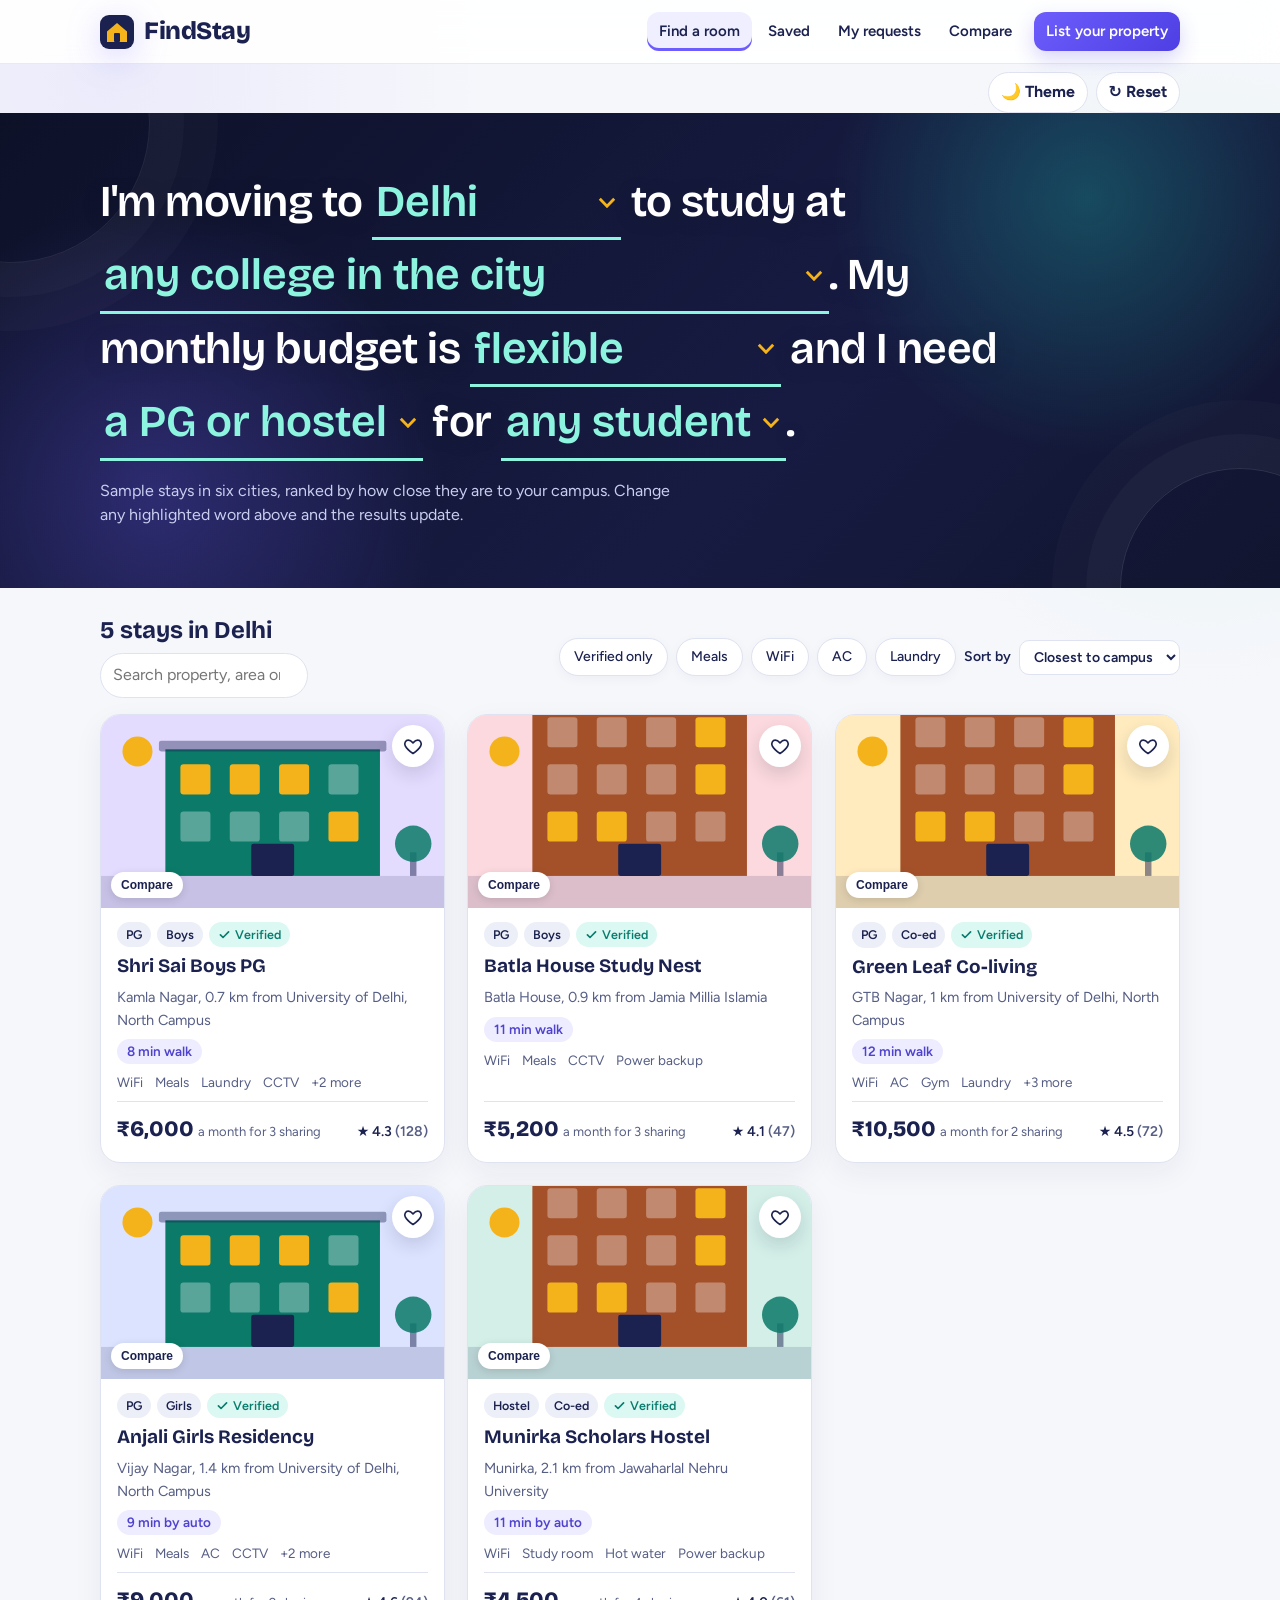
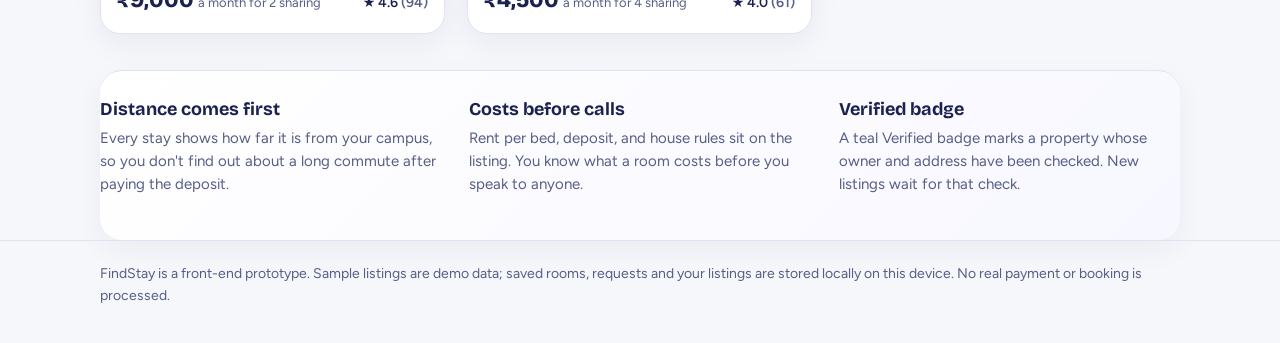
<file: FindStay_HD_Sliding_Animation (1).html>
<!DOCTYPE html>
<html lang="en">
<head>
<meta charset="utf-8">
<meta name="viewport" content="width=device-width, initial-scale=1, viewport-fit=cover">
<title>FindStay — PG, Hostel & Student Stay</title>
  <meta name="theme-color" content="#1B2250">
  <meta name="description" content="Find, save, compare and request PG or hostel rooms near your college.">
  <link rel="manifest" href="manifest.webmanifest">
<link rel="preconnect" href="https://fonts.googleapis.com">
<link rel="preconnect" href="https://fonts.gstatic.com" crossorigin>
<link href="https://fonts.googleapis.com/css2?family=Bricolage+Grotesque:opsz,wght@12..96,500..800&family=Figtree:wght@400..700&display=swap" rel="stylesheet">
<style>
:root{
  --bg:#F5F6FB; --surface:#FFFFFF; --ink:#1B2250; --muted:#565E85; --line:#DFE2F0;
  --accent:#F5B31B; --accent-ink:#231800; --ok:#0B7A69; --ok-bg:#DDF3EE; --chip-bg:#EDEFF8;
  --danger:#B3261E; --focus:#2B5BFF; --hero-bg:#1B2250;
  box-sizing:border-box;
  padding-top:env(safe-area-inset-top,0px);
  padding-bottom:env(safe-area-inset-bottom,0px);
}
@media (prefers-color-scheme: dark){
  :root:not([data-theme="light"]){
    --bg:#0E1128; --surface:#171B3A; --ink:#EAEDFF; --muted:#A3AAD3; --line:#2A3063;
    --ok:#5FD6C0; --ok-bg:#12332F; --chip-bg:#232853; --danger:#FF8A80; --focus:#8FB0FF; --hero-bg:#1B2250;
  }
}
:root[data-theme="dark"]{
  --bg:#0E1128; --surface:#171B3A; --ink:#EAEDFF; --muted:#A3AAD3; --line:#2A3063;
  --ok:#5FD6C0; --ok-bg:#12332F; --chip-bg:#232853; --danger:#FF8A80; --focus:#8FB0FF; --hero-bg:#1B2250;
}
html{scroll-padding-top:env(safe-area-inset-top,0px)}
*,*::before,*::after{box-sizing:border-box}
[hidden]{display:none !important}
body{margin:0;background:var(--bg);color:var(--ink);font:16px/1.55 'Figtree',system-ui,-apple-system,'Segoe UI',Roboto,sans-serif;-webkit-text-size-adjust:100%}
h1,h2,h3{font-family:'Bricolage Grotesque','Figtree',system-ui,sans-serif;line-height:1.2;margin:0}
p{margin:0}
.wrap{width:100%;max-width:1120px;margin:0 auto;padding:0 20px}
.narrow{max-width:760px}
.muted{color:var(--muted)}
.sr-only{position:absolute;width:1px;height:1px;overflow:hidden;clip:rect(0 0 0 0);white-space:nowrap}
:focus-visible{outline:3px solid var(--focus);outline-offset:2px}

/* header */
.top{background:var(--surface);border-bottom:1px solid var(--line)}
.top-row{display:flex;flex-wrap:wrap;align-items:center;justify-content:space-between;gap:8px 16px;padding-top:12px;padding-bottom:12px}
.brand{display:inline-flex;align-items:center;gap:10px;color:var(--ink);text-decoration:none;font-family:'Bricolage Grotesque',system-ui,sans-serif;font-weight:800;font-size:24px;letter-spacing:-.02em}
.nav{display:flex;flex-wrap:wrap;gap:4px;align-items:center}
.nav button{background:none;border:0;font:inherit;font-weight:600;font-size:15px;color:var(--ink);padding:8px 12px;border-radius:8px;cursor:pointer}
.nav button[aria-current="page"]{box-shadow:inset 0 -3px 0 var(--accent)}
.nav button.cta{background:var(--accent);color:var(--accent-ink);margin-left:6px}
.nav button.cta[aria-current="page"]{box-shadow:0 0 0 3px var(--surface),0 0 0 5px var(--ink)}
.count-badge{display:inline-block;min-width:20px;padding:0 6px;margin-left:4px;border-radius:999px;background:var(--ink);color:var(--bg);font-size:12px;line-height:20px;text-align:center}
@media (max-width:640px){
  .nav{width:100%;flex-wrap:nowrap;overflow-x:auto}
  .nav button{white-space:nowrap}
}

/* hero */
.hero{background:var(--hero-bg);color:#fff;padding:40px 0 48px}
.sentence{font-family:'Bricolage Grotesque','Figtree',system-ui,sans-serif;font-weight:600;font-size:clamp(24px,4.6vw,44px);line-height:1.6;letter-spacing:-.01em;max-width:21em;margin:0}
.sentence select{font:inherit;color:var(--accent);background:transparent url("data:image/svg+xml,%3Csvg xmlns='http://www.w3.org/2000/svg' viewBox='0 0 10 6'%3E%3Cpath d='M1 1l4 4 4-4' fill='none' stroke='%23F5B31B' stroke-width='1.6'/%3E%3C/svg%3E") no-repeat right .12em center/.42em;border:0;border-bottom:3px solid var(--accent);border-radius:0;padding:0 .8em 0 .1em;max-width:100%;width:auto;cursor:pointer;-webkit-appearance:none;appearance:none}
.sentence select:focus-visible{outline:3px solid #fff;outline-offset:4px;border-radius:4px}
.hero-sub{margin-top:18px;color:#C9CEF0;font-size:16px;max-width:36em}
select option{color:var(--ink);background:var(--surface);font:16px 'Figtree',system-ui,sans-serif}

/* toolbar */
.toolbar{display:flex;flex-wrap:wrap;gap:14px 20px;align-items:center;justify-content:space-between;padding:28px 0 16px}
.toolbar h2{font-size:24px}
.filters{display:flex;flex-wrap:wrap;gap:8px;align-items:center}
.chip{border:1.5px solid var(--line);background:var(--surface);color:var(--ink);padding:7px 14px;border-radius:999px;font:inherit;font-size:14px;font-weight:500;cursor:pointer}
.chip[aria-pressed="true"]{background:var(--ink);color:var(--bg);border-color:var(--ink)}
.sortbox{display:flex;align-items:center;gap:8px;font-size:14px;font-weight:600}
.sortbox select{width:auto;padding:7px 10px;font-size:14px}

/* cards */
.grid{display:grid;grid-template-columns:repeat(auto-fill,minmax(290px,1fr));gap:20px;padding-bottom:36px}
.card{position:relative;background:var(--surface);border:1px solid var(--line);border-radius:14px;overflow:hidden;display:flex;flex-direction:column}
.card:hover{border-color:var(--muted)}
.card:has(.card-link:focus-visible){outline:3px solid var(--focus);outline-offset:2px}
.thumb{position:relative;background:#DCE3FF}
.thumb svg{display:block;width:100%;height:auto}
.heart{position:absolute;top:10px;right:10px;z-index:2;width:38px;height:38px;border-radius:50%;border:0;background:#fff;color:#1B2250;display:grid;place-items:center;cursor:pointer}
.heart svg{width:20px;height:20px}
.mine-tag{position:absolute;left:10px;top:10px;background:var(--accent);color:var(--accent-ink);font-size:12px;font-weight:700;padding:3px 10px;border-radius:999px}
.card-body{padding:14px 16px 16px;display:flex;flex-direction:column;gap:8px;flex:1}
.tags{display:flex;flex-wrap:wrap;gap:6px}
.tag{display:inline-flex;align-items:center;gap:4px;background:var(--chip-bg);color:var(--ink);font-size:12.5px;font-weight:600;padding:3px 9px;border-radius:6px}
.tag.ok{background:var(--ok-bg);color:var(--ok)}
.tag svg{width:13px;height:13px}
.card h3{font-size:19px}
.card-link{all:unset;cursor:pointer}
.card-link::after{content:"";position:absolute;inset:0}
.where{font-size:14.5px;color:var(--muted)}
.walk{display:inline-block;align-self:flex-start;font-size:13.5px;font-weight:600;background:var(--accent);color:var(--accent-ink);padding:2px 10px;border-radius:999px}
.amen{display:flex;flex-wrap:wrap;gap:6px 12px;font-size:13.5px;color:var(--muted)}
.card-foot{margin-top:auto;padding-top:10px;border-top:1px solid var(--line);display:flex;justify-content:space-between;align-items:baseline;gap:10px}
.price{font-family:'Bricolage Grotesque',system-ui,sans-serif;font-weight:800;font-size:22px}
.per{font-size:13px;color:var(--muted)}
.rating{font-size:14px;font-weight:600;white-space:nowrap}

.empty{grid-column:1/-1;text-align:center;padding:48px 20px;border:1.5px dashed var(--line);border-radius:14px;background:var(--surface)}
.empty h3{font-size:22px;margin-bottom:8px}
.empty p{color:var(--muted);margin-bottom:16px}

/* trust strip */
.trust{display:grid;grid-template-columns:repeat(auto-fit,minmax(240px,1fr));gap:28px;padding:28px 0 44px;border-top:1px solid var(--line)}
.trust h3{font-size:18px;margin-bottom:6px}
.trust p{color:var(--muted);font-size:15px}

/* buttons */
.btn{display:inline-flex;align-items:center;justify-content:center;gap:8px;font:inherit;font-weight:700;font-size:15.5px;padding:11px 20px;border-radius:10px;border:2px solid var(--accent);background:var(--accent);color:var(--accent-ink);cursor:pointer;text-decoration:none}
.btn.ghost{background:transparent;color:var(--ink);border-color:var(--line)}
.btn.small{padding:6px 12px;font-size:14px}
.btn.danger{background:transparent;color:var(--danger);border-color:var(--line)}

/* forms */
.page-title{font-size:clamp(28px,5vw,38px);padding-top:36px}
.lede{color:var(--muted);margin:10px 0 24px;max-width:36em}
.form-grid{display:grid;grid-template-columns:1fr 1fr;gap:16px 18px}
@media (max-width:600px){.form-grid{grid-template-columns:1fr}}
.field{display:flex;flex-direction:column;gap:6px}
.field.full{grid-column:1/-1}
.field label,.field .lbl{font-weight:600;font-size:14px}
input,select,textarea{font:inherit;font-size:16px;padding:11px 12px;border:1.5px solid var(--line);border-radius:10px;background:var(--surface);color:var(--ink);width:100%}
textarea{min-height:88px;resize:vertical}
input[aria-invalid="true"],select[aria-invalid="true"]{border-color:var(--danger)}
.err{color:var(--danger);font-size:13.5px}
.err:empty{display:none}
.hint{font-size:13.5px;color:var(--muted)}
.checks{display:grid;grid-template-columns:repeat(auto-fill,minmax(150px,1fr));gap:8px 14px}
.check{display:flex;align-items:center;gap:8px;font-weight:500;font-size:15px}
.check input{width:auto}
fieldset{border:0;padding:0;margin:0}
.notice{background:var(--ok-bg);color:var(--ink);border-left:4px solid var(--ok);padding:14px 16px;border-radius:8px;margin-bottom:22px;display:flex;flex-wrap:wrap;gap:10px 16px;align-items:center;justify-content:space-between}
.section-title{font-size:22px;margin:40px 0 14px}

/* lists of requests and mine */
.stack{display:grid;gap:14px;padding-bottom:44px}
.row{display:flex;flex-wrap:wrap;justify-content:space-between;gap:12px 20px;background:var(--surface);border:1px solid var(--line);border-radius:12px;padding:16px 18px}
.row h3{font-size:19px;margin-bottom:4px}
.row .side{display:flex;flex-direction:column;align-items:flex-start;gap:8px}

/* dialog */
dialog{border:0;padding:0;border-radius:18px;width:min(720px,calc(100% - 24px));max-height:calc(100vh - 24px);max-height:calc(100dvh - 24px);background:var(--surface);color:var(--ink);box-shadow:0 24px 80px rgba(0,0,0,.4)}
dialog::backdrop{background:rgba(14,17,40,.62)}
dialog[open]{animation:pop .18s ease-out}
@keyframes pop{from{opacity:0;transform:translateY(10px)}to{opacity:1;transform:none}}
.dlg-head{position:sticky;top:0;z-index:3;display:flex;justify-content:space-between;align-items:center;gap:12px;background:var(--surface);padding:12px 16px 12px 22px;border-bottom:1px solid var(--line)}
.dlg-head h2{font-size:20px}
.dlg-thumb svg{display:block;width:100%;height:230px}
.dlg-body{padding:20px 22px 26px;display:grid;gap:14px}
.dlg-body h3{font-size:17px;margin-top:8px}
.opts{display:grid;gap:8px}
.opt{display:flex;align-items:center;gap:12px;padding:12px 14px;border:1.5px solid var(--line);border-radius:10px;cursor:pointer;font-weight:500}
.opt:has(input:checked){border-color:var(--ink);background:var(--chip-bg)}
.opt input{width:auto}
.opt strong{margin-left:auto}
.movein{background:var(--chip-bg);padding:12px 14px;border-radius:10px;font-size:15px}
.ticks{list-style:none;padding:0;margin:0;display:grid;grid-template-columns:repeat(auto-fill,minmax(170px,1fr));gap:6px 14px}
.ticks li{display:flex;gap:8px;align-items:center;font-size:15px}
.ticks svg{width:16px;height:16px;color:var(--ok);flex:none}
.rules{margin:0;padding-left:20px;display:grid;gap:4px;font-size:15px}
.actions{display:flex;flex-wrap:wrap;gap:10px;margin-top:6px}
.summary{background:var(--chip-bg);border-radius:10px;padding:12px 14px;font-size:15px}
.backlink{background:none;border:0;padding:0;font:inherit;font-weight:600;color:var(--ink);text-decoration:underline;cursor:pointer;justify-self:start}
.done{text-align:left}
.done .big{font-family:'Bricolage Grotesque',system-ui,sans-serif;font-weight:800;font-size:28px}
.reqid{display:inline-block;font-weight:700;background:var(--accent);color:var(--accent-ink);padding:2px 10px;border-radius:6px}

.toast{position:fixed;left:50%;bottom:calc(20px + env(safe-area-inset-bottom,0px));transform:translate(-50%,20px);opacity:0;pointer-events:none;background:var(--ink);color:var(--bg);padding:10px 18px;border-radius:10px;font-weight:600;font-size:15px;z-index:50;transition:opacity .2s,transform .2s}
.toast.show{opacity:1;transform:translate(-50%,0)}
footer{border-top:1px solid var(--line);padding:22px 0 36px;font-size:14px;color:var(--muted)}
@media (prefers-reduced-motion:reduce){
  dialog[open]{animation:none}
  .toast{transition:none}
}

/* FindStay upgrade layer */
.app-tools{display:flex;justify-content:flex-end;gap:8px;padding-top:8px;padding-bottom:0}
.tool-btn{border:1px solid var(--line);background:var(--surface);color:var(--ink);border-radius:999px;padding:7px 12px;font:inherit;font-weight:700;cursor:pointer}
.quick-search{margin-top:8px;max-width:420px}
.quick-search input{padding:9px 12px;border-radius:999px}
.compare-mini{position:absolute;left:10px;bottom:10px;z-index:2;border:0;background:var(--surface);color:var(--ink);border-radius:999px;padding:6px 10px;font-size:12px;font-weight:800;cursor:pointer;box-shadow:0 2px 8px rgba(0,0,0,.12)}
.compare-mini:hover{transform:translateY(-1px)}
.compare-bar{position:sticky;bottom:12px;z-index:20;margin:0 0 24px;padding:12px 14px;background:var(--ink);color:var(--bg);border-radius:14px;display:flex;flex-wrap:wrap;align-items:center;gap:8px 12px;box-shadow:0 12px 35px rgba(0,0,0,.2)}
.compare-bar .btn{margin-left:auto}
.compare-grid{display:grid;grid-template-columns:repeat(auto-fit,minmax(280px,1fr));gap:16px;padding:12px 0 44px}
.compare-card{background:var(--surface);border:1px solid var(--line);border-radius:14px;overflow:hidden}
.compare-img svg{display:block;width:100%;height:auto}
.compare-body{padding:16px}
.compare-body h3{font-size:20px;margin-bottom:4px}
.compare-body dl{display:grid;gap:8px;margin:16px 0}
.compare-body dl>div{display:grid;grid-template-columns:110px 1fr;gap:10px;border-top:1px solid var(--line);padding-top:8px}
.compare-body dt{font-size:13px;color:var(--muted);font-weight:700}
.compare-body dd{margin:0;font-size:14px;font-weight:600}
@media (max-width:640px){
  .app-tools{justify-content:stretch}
  .tool-btn{flex:1}
  .quick-search{max-width:none}
  .compare-bar{bottom:6px}
  .compare-bar .btn{margin-left:0}
}

</style>

<style id="findstay-logo-style">
.f-logo{
  width:34px;height:34px;border-radius:11px;
  display:inline-flex;align-items:center;justify-content:center;
  font-weight:900;font-size:21px;line-height:1;
  color:#fff;background:linear-gradient(135deg,#111827,#4f46e5);
  box-shadow:0 5px 16px rgba(79,70,229,.28);
  letter-spacing:-1px;
}
@media (max-width:600px){
  .f-logo{width:31px;height:31px;border-radius:10px;font-size:19px}
}
</style>

<style id="findstay-visual-v2">
:root{--accent:#6d5dfc;--accent-2:#19c7b1;--hero-bg:#10142f;--bg:#f6f7fb}
body{background:radial-gradient(circle at 8% 4%,rgba(109,93,252,.08),transparent 24rem),radial-gradient(circle at 94% 18%,rgba(25,199,177,.07),transparent 22rem),var(--bg)}
.top{position:sticky;top:0;z-index:20;background:rgba(255,255,255,.9);backdrop-filter:blur(18px);border-bottom:1px solid rgba(225,228,240,.8)}
.brand{font-size:25px}.brand svg{filter:drop-shadow(0 8px 16px rgba(109,93,252,.25))}
.nav button{border-radius:12px;transition:.18s ease}.nav button:hover{background:#f0efff;transform:translateY(-1px)}
.nav button[aria-current="page"]{background:#f0efff;box-shadow:inset 0 -3px 0 var(--accent)}
.nav button.cta{background:linear-gradient(135deg,#6d5dfc,#4d3fe3);color:#fff;box-shadow:0 8px 20px rgba(77,63,227,.22)}
.hero{position:relative;overflow:hidden;padding:54px 0 60px;background:radial-gradient(circle at 85% 18%,rgba(25,199,177,.28),transparent 16rem),radial-gradient(circle at 12% 80%,rgba(109,93,252,.3),transparent 18rem),linear-gradient(135deg,#0d1128,#171b42 62%,#11152f)}
.hero:after{content:"";position:absolute;width:240px;height:240px;border-radius:50%;right:-80px;bottom:-120px;border:1px solid rgba(255,255,255,.12);box-shadow:0 0 0 34px rgba(255,255,255,.025),0 0 0 68px rgba(255,255,255,.018)}
.sentence{text-shadow:0 3px 22px rgba(0,0,0,.16)}.sentence select{color:#8cf4df;border-bottom-color:#8cf4df}
.chip{background:#fff;box-shadow:0 3px 12px rgba(31,37,75,.04);transition:.18s ease}.chip:hover{transform:translateY(-1px);border-color:#bdb7ff}
.chip[aria-pressed="true"]{background:#171b3a;color:#fff;border-color:#171b3a}
.grid{gap:22px}.card{border-radius:20px;box-shadow:0 10px 30px rgba(25,31,65,.06);transition:transform .22s ease,box-shadow .22s ease,border-color .22s ease}
.card:hover{transform:translateY(-5px);border-color:#d2cdfd;box-shadow:0 18px 40px rgba(25,31,65,.11)}
.thumb{background:linear-gradient(135deg,#e9e8ff,#dff8f3)}.thumb svg{transition:transform .35s ease}.card:hover .thumb svg{transform:scale(1.035)}
.heart{width:42px;height:42px;box-shadow:0 7px 18px rgba(18,24,50,.14);transition:transform .18s ease}.heart:hover{transform:scale(1.06)}
.tag{border-radius:999px}.tag.ok{background:#dcf8f2;color:#087c6d}.walk{background:#eeecff;color:#4f43ce}
.trust{border-radius:22px;background:linear-gradient(135deg,#fff,#f7f7ff);box-shadow:0 10px 28px rgba(25,31,65,.05)}
.empty{border:1px dashed #cfd3e4;border-radius:20px;background:rgba(255,255,255,.72);padding:32px}
dialog{border:0;border-radius:24px;box-shadow:0 28px 80px rgba(10,14,35,.28)}dialog::backdrop{background:rgba(8,11,28,.58);backdrop-filter:blur(4px)}
@media(max-width:640px){.hero{padding:38px 0 46px}.sentence{font-size:27px;line-height:1.5}.grid{grid-template-columns:1fr;gap:17px}.card{border-radius:18px}}
@media(prefers-reduced-motion:reduce){.card,.card:hover,.thumb svg,.nav button,.heart,.btn{transition:none;transform:none}}
</style>


<style id="findstay-motion-v3">
/* Premium motion layer — features/structure unchanged */
.hero .wrap{
  animation:fsHeroIn .65s cubic-bezier(.2,.8,.2,1) both;
}
@keyframes fsHeroIn{
  from{opacity:0;transform:translateY(14px)}
  to{opacity:1;transform:none}
}
.grid .card{
  animation:fsCardIn .55s cubic-bezier(.2,.8,.2,1) both;
  animation-delay:calc(var(--card-i,0) * 55ms);
}
@keyframes fsCardIn{
  from{opacity:0;transform:translateY(16px) scale(.985)}
  to{opacity:1;transform:translateY(0) scale(1)}
}
.grid .card:nth-child(1){--card-i:0}.grid .card:nth-child(2){--card-i:1}
.grid .card:nth-child(3){--card-i:2}.grid .card:nth-child(4){--card-i:3}
.grid .card:nth-child(5){--card-i:4}.grid .card:nth-child(6){--card-i:5}
.grid .card:nth-child(7){--card-i:6}.grid .card:nth-child(8){--card-i:7}
.grid .card:nth-child(n+9){--card-i:8}

.thumb{overflow:hidden}
.thumb:after{
  content:"";position:absolute;inset:0;pointer-events:none;
  background:linear-gradient(105deg,transparent 25%,rgba(255,255,255,.22) 48%,transparent 67%);
  transform:translateX(-130%);
  animation:fsShine 5.5s ease-in-out infinite;
}
@keyframes fsShine{
  0%,55%{transform:translateX(-130%)}
  75%,100%{transform:translateX(130%)}
}
.hero:before{
  content:"";position:absolute;width:280px;height:280px;border-radius:50%;
  left:-130px;top:-130px;border:1px solid rgba(255,255,255,.09);
  box-shadow:0 0 0 34px rgba(255,255,255,.025),0 0 0 68px rgba(255,255,255,.018);
  animation:fsFloat 7s ease-in-out infinite;
}
@keyframes fsFloat{
  0%,100%{transform:translate3d(0,0,0)}
  50%{transform:translate3d(18px,12px,0)}
}
.brand .f-logo{animation:fsLogo 3s ease-in-out infinite}
@keyframes fsLogo{
  0%,100%{transform:translateY(0) rotate(0)}
  50%{transform:translateY(-2px) rotate(-2deg)}
}
@media (hover:hover) and (pointer:fine){
  .card .card-link:hover h3{color:#5b4eea}
  .tag,.walk{transition:transform .18s ease}
  .card:hover .tag{transform:translateY(-1px)}
}
@media(max-width:640px){
  .grid{
    display:flex;
    overflow-x:auto;
    scroll-snap-type:x mandatory;
    gap:15px;
    padding:4px 4px 28px 2px;
    scrollbar-width:none;
  }
  .grid::-webkit-scrollbar{display:none}
  .grid .card{
    flex:0 0 min(88vw,340px);
    scroll-snap-align:start;
  }
}
@media(prefers-reduced-motion:reduce){
  .hero .wrap,.grid .card,.thumb:after,.hero:before,.brand .f-logo{
    animation:none !important;
  }
}
</style>

</head>
<body>

<header class="top">
  <div class="wrap top-row">
    <a class="brand" href="#" data-view="find" aria-label="FindStay home">
      <svg width="34" height="34" viewBox="0 0 34 34" aria-hidden="true"><rect width="34" height="34" rx="9" fill="#1B2250"/><path d="M7 16.5L17 8l10 8.5V27H7z" fill="#F5B31B"/><rect x="14" y="18" width="6" height="9" rx="1" fill="#1B2250"/></svg>
      FindStay
    </a>
    <nav class="nav" id="nav" aria-label="Main">
      <button type="button" data-view="find" aria-current="page">Find a room</button>
      <button type="button" data-view="saved">Saved<span class="count-badge" id="cSaved" hidden></span></button>
      <button type="button" data-view="requests">My requests<span class="count-badge" id="cReq" hidden></span></button>
      <button type="button" data-view="compare">Compare<span class="count-badge" id="cCompare" hidden></span></button>
      <button type="button" class="cta" data-view="list">List your property</button>
    </nav>
  </div>
</header>

<div class="app-tools wrap" aria-label="App tools">
  <button type="button" class="tool-btn" id="themeBtn" title="Toggle dark mode">🌙 <span>Theme</span></button>
  <button type="button" class="tool-btn" id="installBtn" hidden title="Install FindStay">📲 <span>Install</span></button>
  <button type="button" class="tool-btn" id="resetBtn" title="Reset this device's demo data">↻ <span>Reset</span></button>
</div>

<main>
  <!-- FIND -->
  <section id="view-find">
    <div class="hero">
      <div class="wrap">
        <h1 class="sr-only">Find a PG or hostel near your college</h1>
        <div class="sentence" role="group" aria-label="Tell us what you are looking for">
          I'm moving to
          <select id="fCity" aria-label="City"></select>
          to study at
          <select id="fCollege" aria-label="College"></select>.
          My monthly budget is
          <select id="fBudget" aria-label="Monthly budget"></select>
          and I need
          <select id="fType" aria-label="PG or hostel"></select>
          for
          <select id="fWho" aria-label="Who the room is for"></select>.
        </div>
        <p class="hero-sub">Sample stays in six cities, ranked by how close they are to your campus. Change any highlighted word above and the results update.</p>
      </div>
    </div>

    <div class="wrap">
      <div class="toolbar">
        <div>
          <h2 id="count" aria-live="polite"></h2>
          <div class="quick-search">
            <label class="sr-only" for="quickSearch">Search property, area or college</label>
            <input id="quickSearch" type="search" placeholder="Search property, area or college…" autocomplete="off">
          </div>
        </div>
        <div class="filters">
          <div role="group" aria-label="Filters" class="filters">
            <button type="button" class="chip" data-chip="verified" aria-pressed="false">Verified only</button>
            <button type="button" class="chip" data-chip="Meals" aria-pressed="false">Meals</button>
            <button type="button" class="chip" data-chip="WiFi" aria-pressed="false">WiFi</button>
            <button type="button" class="chip" data-chip="AC" aria-pressed="false">AC</button>
            <button type="button" class="chip" data-chip="Laundry" aria-pressed="false">Laundry</button>
          </div>
          <label class="sortbox">Sort by
            <select id="fSort">
              <option value="near">Closest to campus</option>
              <option value="cheap">Lowest rent</option>
              <option value="rated">Top rated</option>
            </select>
          </label>
        </div>
      </div>
      <div class="grid" id="grid"></div>
<div id="compareBar" class="compare-bar" hidden></div>

      <div class="trust">
        <div>
          <h3>Distance comes first</h3>
          <p>Every stay shows how far it is from your campus, so you don't find out about a long commute after paying the deposit.</p>
        </div>
        <div>
          <h3>Costs before calls</h3>
          <p>Rent per bed, deposit, and house rules sit on the listing. You know what a room costs before you speak to anyone.</p>
        </div>
        <div>
          <h3>Verified badge</h3>
          <p>A teal Verified badge marks a property whose owner and address have been checked. New listings wait for that check.</p>
        </div>
      </div>
    </div>
  </section>

  <!-- SAVED -->
  <section id="view-saved" hidden>
    <div class="wrap">
      <h2 class="page-title">Saved rooms</h2>
      <p class="lede">Rooms you saved with the heart. Compare them side by side before you decide.</p>
      <div class="grid" id="savedGrid"></div>
    </div>
  </section>

  <!-- REQUESTS -->
  <section id="view-requests" hidden>
    <div class="wrap narrow">
      <h2 class="page-title">My requests</h2>
      <p class="lede">Rooms you asked owners about. Owners call within 24 hours to confirm.</p>
      <div class="stack" id="reqList"></div>
    </div>
  </section>

  <!-- COMPARE -->
  <section id="view-compare" hidden>
    <div class="wrap">
      <h2 class="page-title">Compare rooms</h2>
      <p class="lede">Compare up to three stays. Remove any room when you are done.</p>
      <div id="compareGrid" class="compare-grid"></div>
    </div>
  </section>

  <!-- LIST YOUR PROPERTY -->
  <section id="view-list" hidden>
    <div class="wrap narrow">
      <h2 class="page-title">List your property</h2>
      <p class="lede">Own a PG or hostel near a college? Add it here and students searching that campus will see it straight away.</p>
      <div class="notice" id="listDone" hidden></div>

      <form id="ownerForm" novalidate>
        <div class="form-grid">
          <div class="field full">
            <label for="oName">Property name</label>
            <input id="oName" autocomplete="off" placeholder="For example, Shanti Niwas Boys PG">
            <div class="err" id="err-oName"></div>
          </div>
          <div class="field">
            <label for="oType">Type</label>
            <select id="oType"><option>PG</option><option>Hostel</option></select>
          </div>
          <div class="field">
            <label for="oWho">Who can stay</label>
            <select id="oWho"><option value="Boys">Boys</option><option value="Girls">Girls</option><option value="Any">Boys and girls (co-ed)</option></select>
          </div>
          <div class="field">
            <label for="oCity">City</label>
            <select id="oCity"></select>
          </div>
          <div class="field">
            <label for="oCollege">Nearest college</label>
            <select id="oCollege"></select>
          </div>
          <div class="field">
            <label for="oArea">Area or locality</label>
            <input id="oArea" autocomplete="off" placeholder="For example, Katra">
            <div class="err" id="err-oArea"></div>
          </div>
          <div class="field">
            <label for="oKm">Distance from college (km)</label>
            <input id="oKm" type="number" inputmode="decimal" step="0.1" min="0.1" max="30" placeholder="1.2">
            <div class="err" id="err-oKm"></div>
          </div>
          <div class="field">
            <label for="oShare">Beds per room</label>
            <select id="oShare"><option value="1">1 (single room)</option><option value="2" selected>2 sharing</option><option value="3">3 sharing</option><option value="4">4 sharing</option></select>
          </div>
          <div class="field">
            <label for="oRent">Rent per bed each month (in rupees)</label>
            <input id="oRent" type="number" inputmode="numeric" min="500" step="100" placeholder="6000">
            <div class="err" id="err-oRent"></div>
          </div>
          <div class="field">
            <label for="oDeposit">Refundable deposit (in rupees)</label>
            <input id="oDeposit" type="number" inputmode="numeric" min="0" step="100" placeholder="6000">
            <div class="err" id="err-oDeposit"></div>
          </div>
          <div class="field full">
            <span class="lbl" id="amLbl">What's included</span>
            <div class="checks" id="oAmen" role="group" aria-labelledby="amLbl"></div>
          </div>
          <div class="field full">
            <label for="oNote">About the property (optional)</label>
            <textarea id="oNote" placeholder="Nearby landmarks, food timings, anything a student should know"></textarea>
          </div>
          <div class="field">
            <label for="oOwner">Your name</label>
            <input id="oOwner" autocomplete="name">
            <div class="err" id="err-oOwner"></div>
          </div>
          <div class="field">
            <label for="oPhone">Your mobile number</label>
            <input id="oPhone" type="tel" inputmode="numeric" maxlength="10" autocomplete="tel-national" placeholder="10-digit number">
            <div class="err" id="err-oPhone"></div>
          </div>
          <div class="field full">
            <p class="hint">Your number is kept locally in this demo so a future contact/WhatsApp action can use it. It is not uploaded anywhere.</p>
          </div>
        </div>
        <div class="actions" style="margin-top:22px">
          <button class="btn" type="submit">Publish listing</button>
        </div>
      </form>

      <h3 class="section-title">Your listings</h3>
      <div class="stack" id="mine"></div>
    </div>
  </section>
</main>

<footer>
  <div class="wrap">FindStay is a front-end prototype. Sample listings are demo data; saved rooms, requests and your listings are stored locally on this device. No real payment or booking is processed.</div>
</footer>

<dialog id="dlg" aria-labelledby="dlgTitle"><div id="dlgBody"></div></dialog>
<div class="toast" id="toast" role="status" aria-live="polite"></div>

<script>
(function(){
'use strict';

/* ---------- data ---------- */
var CITIES = {
  'Delhi': ['University of Delhi, North Campus','Jawaharlal Nehru University','Jamia Millia Islamia'],
  'Pune': ['Fergusson College','Savitribai Phule Pune University','COEP Technological University'],
  'Prayagraj': ['University of Allahabad','MNNIT Allahabad'],
  'Kota': ['Rajeev Gandhi Nagar coaching hub','Landmark City coaching hub'],
  'Bengaluru': ['Indian Institute of Science','Christ University'],
  'Jaipur': ['University of Rajasthan','Malaviya National Institute of Technology']
};
var AMENITIES = ['WiFi','Meals','AC','Laundry','Power backup','Study room','CCTV','Hot water','Gym'];

function mk(id,name,type,who,city,college,area,km,sharing,deposit,amen,verified,rating,reviews){
  return {id:id,name:name,type:type,for:who,city:city,college:college,area:area,km:km,sharing:sharing,deposit:deposit,amen:amen,verified:verified,rating:rating,reviews:reviews};
}
var DU=CITIES.Delhi[0], JNU=CITIES.Delhi[1], JMI=CITIES.Delhi[2];
var FC=CITIES.Pune[0], SPPU=CITIES.Pune[1], COEP=CITIES.Pune[2];
var AU=CITIES.Prayagraj[0], MN=CITIES.Prayagraj[1];
var RGN=CITIES.Kota[0], LMC=CITIES.Kota[1];
var IISC=CITIES.Bengaluru[0], CHR=CITIES.Bengaluru[1];
var UOR=CITIES.Jaipur[0], MNIT=CITIES.Jaipur[1];

var SEED = [
  mk('s1','Shri Sai Boys PG','PG','Boys','Delhi',DU,'Kamla Nagar',0.7,[[2,7500],[3,6000]],7500,['WiFi','Meals','Laundry','CCTV','Hot water','Power backup'],true,4.3,128),
  mk('s2','Anjali Girls Residency','PG','Girls','Delhi',DU,'Vijay Nagar',1.4,[[1,12000],[2,9000]],9000,['WiFi','Meals','AC','CCTV','Laundry','Hot water'],true,4.6,94),
  mk('s3','Green Leaf Co-living','PG','Any','Delhi',DU,'GTB Nagar',1.0,[[1,14000],[2,10500]],10500,['WiFi','AC','Gym','Laundry','CCTV','Power backup','Study room'],true,4.5,72),
  mk('s4','Munirka Scholars Hostel','Hostel','Any','Delhi',JNU,'Munirka',2.1,[[3,5500],[4,4500]],4500,['WiFi','Study room','Hot water','Power backup'],true,4.0,61),
  mk('s5','Batla House Study Nest','PG','Boys','Delhi',JMI,'Batla House',0.9,[[2,6500],[3,5200]],5200,['WiFi','Meals','CCTV','Power backup'],true,4.1,47),

  mk('s6','Deccan Girls Hostel','Hostel','Girls','Pune',FC,'Deccan Gymkhana',0.5,[[2,8000],[4,6000]],6000,['WiFi','Meals','CCTV','Hot water','Laundry','Study room'],true,4.7,210),
  mk('s7','Shivajinagar Boys PG','PG','Boys','Pune',FC,'Shivajinagar',1.1,[[2,7000],[3,5800]],7000,['WiFi','Meals','Laundry','Hot water'],true,4.2,88),
  mk('s8','Aundh Campus Stay','PG','Any','Pune',SPPU,'Aundh',1.8,[[1,11000],[2,8500]],8500,['WiFi','AC','Gym','Laundry','CCTV'],true,4.4,56),
  mk('s9','Baner Scholars PG','PG','Girls','Pune',SPPU,'Baner',2.6,[[2,8500],[3,7000]],7000,['WiFi','Meals','CCTV','Power backup','Hot water'],false,3.9,23),
  mk('s10','COEP Engineers Den','Hostel','Boys','Pune',COEP,'Wakdewadi',0.8,[[3,5000],[4,4200]],4200,['WiFi','Study room','Hot water','Power backup','CCTV'],true,4.1,77),

  mk('s11','Katra Vidya Niwas','PG','Boys','Prayagraj',AU,'Katra',0.6,[[2,4500],[3,3500]],3500,['WiFi','Meals','Power backup','Hot water'],true,4.4,102),
  mk('s12','Colonelganj Girls PG','PG','Girls','Prayagraj',AU,'Colonelganj',0.9,[[1,7000],[2,5000]],5000,['WiFi','Meals','CCTV','Hot water','Power backup'],true,4.5,66),
  mk('s13','Teliarganj Tech Hostel','Hostel','Boys','Prayagraj',MN,'Teliarganj',2.4,[[3,4000],[4,3200]],3200,['WiFi','Study room','Power backup'],false,3.8,19),
  mk('s14','Jhalwa Green PG','PG','Any','Prayagraj',MN,'Jhalwa',1.5,[[2,5500],[3,4500]],4500,['WiFi','Meals','Laundry','CCTV','Power backup'],true,4.2,41),

  mk('s15','Focus Boys PG','PG','Boys','Kota',RGN,'Rajeev Gandhi Nagar',0.4,[[1,9000],[2,7000]],7000,['WiFi','Meals','AC','CCTV','Study room','Power backup'],true,4.3,155),
  mk('s16','Landmark Girls Hostel','Hostel','Girls','Kota',LMC,'Landmark City',0.5,[[2,8500],[3,7500]],7500,['WiFi','Meals','CCTV','Hot water','Study room','Laundry'],true,4.6,183),
  mk('s17','Talwandi Toppers Stay','PG','Boys','Kota',RGN,'Talwandi',1.6,[[2,6000],[3,5000]],5000,['WiFi','Meals','Power backup','Study room'],true,4.0,52),
  mk('s18','Kunhadi Budget Hostel','Hostel','Boys','Kota',LMC,'Kunhadi',1.3,[[3,4500],[4,3800]],3800,['WiFi','Meals','Power backup'],false,3.7,15),

  mk('s19','Malleshwaram Scholar Home','PG','Boys','Bengaluru',IISC,'Malleshwaram',1.5,[[2,10500],[3,8500]],17000,['WiFi','Meals','Laundry','CCTV','Hot water','Power backup'],true,4.3,109),
  mk('s20','Yeshwanthpur Womens PG','PG','Girls','Bengaluru',IISC,'Yeshwanthpur',2.8,[[1,14000],[2,10000]],20000,['WiFi','Meals','AC','CCTV','Laundry','Hot water'],true,4.5,118),
  mk('s21','Dairy Circle Co-living','PG','Any','Bengaluru',CHR,'Dairy Circle',1.2,[[1,15000],[2,11000]],22000,['WiFi','AC','Gym','Laundry','CCTV','Power backup','Study room'],true,4.4,96),
  mk('s22','BTM Budget Boys Hostel','Hostel','Boys','Bengaluru',CHR,'BTM Layout',2.2,[[3,6500],[4,5500]],11000,['WiFi','Meals','Hot water','Power backup'],true,4.0,64),

  mk('s23','Jawahar Circle Girls PG','PG','Girls','Jaipur',UOR,'Jawahar Nagar',0.8,[[2,6500],[3,5500]],5500,['WiFi','Meals','CCTV','Hot water','Power backup'],true,4.4,71),
  mk('s24','Gandhi Nagar Boys Hostel','Hostel','Boys','Jaipur',UOR,'Gandhi Nagar',1.9,[[3,4800],[4,4000]],4000,['WiFi','Study room','Power backup'],true,3.9,38),
  mk('s25','Malviya Nagar Studio Stay','PG','Any','Jaipur',MNIT,'Malviya Nagar',0.6,[[1,10000],[2,7500]],7500,['WiFi','AC','Laundry','CCTV','Gym','Power backup'],true,4.5,84),
  mk('s26','Gopalpura Boys PG','PG','Boys','Jaipur',MNIT,'Gopalpura',2.5,[[2,5500],[3,4500]],4500,['WiFi','Meals','Power backup','Hot water'],false,3.8,22)
];

/* ---------- state ---------- */
var KEY='thikana-prototype-v1';
var state = {
  view:'find',search:'',
  f:{city:'Delhi',college:'all',budget:0,type:'any',who:'any',amen:[],verified:false,sort:'near'},
  saved:[],requests:[],custom:[],compare:[],
  openId:null,dlg:'detail',share:null,lastReq:null
};
function load(){
  try{
    var raw=localStorage.getItem(KEY);
    if(raw){var d=JSON.parse(raw);state.saved=d.saved||[];state.requests=d.requests||[];state.custom=d.custom||[];state.compare=d.compare||[];}
  }catch(e){}
}
function persist(){
  try{localStorage.setItem(KEY,JSON.stringify({saved:state.saved,requests:state.requests,custom:state.custom,compare:state.compare}));}catch(e){}
}

/* ---------- helpers ---------- */
var $=function(s,r){return (r||document).querySelector(s);};
var $$=function(s,r){return Array.prototype.slice.call((r||document).querySelectorAll(s));};
function esc(s){return String(s).replace(/[&<>"']/g,function(c){return {'&':'&amp;','<':'&lt;','>':'&gt;','"':'&quot;',"'":'&#39;'}[c];});}
function inr(n){return '\u20B9'+Number(n).toLocaleString('en-IN');}
function hashId(id){var h=0,s=String(id);for(var i=0;i<s.length;i++){h=(h*31+s.charCodeAt(i))>>>0;}return h;}
function all(){return SEED.concat(state.custom);}
function byId(id){return all().filter(function(l){return l.id===id;})[0];}
function minOpt(l){return l.sharing.slice().sort(function(a,b){return a[1]-b[1];})[0];}
function occ(n){return n===1?'Single room':n+' sharing';}
function who(f){return f==='Boys'?'Boys':f==='Girls'?'Girls':'Co-ed';}
function travel(km){return km<=1.2?Math.round(km*12)+' min walk':Math.round(km*4+3)+' min by auto';}
function describe(l){
  if(l.note) return l.note;
  var food=l.amen.indexOf('Meals')>-1?'Home-style veg meals are included.':'Meals are not included, but tiffin services deliver nearby.';
  var w=l.for==='Boys'?'boys':l.for==='Girls'?'girls':'boys and girls';
  return (l.type==='PG'?'A paying-guest home':'A hostel')+' for '+w+', '+l.km+' km from '+l.college+'. '+food;
}
function rules(l){
  var gate=['10 pm','10:30 pm','11 pm'][hashId(l.id)%3];
  return ['Gate closes at '+gate,'No smoking or alcohol on the property','Visitors are allowed in the common area only','One month notice before moving out','Deposit is refunded after a room check at move-out'];
}
function todayISO(){return new Date(Date.now()-new Date().getTimezoneOffset()*60000).toISOString().slice(0,10);}
function fmtDate(d){try{return new Date(d+'T00:00').toLocaleDateString('en-IN',{day:'numeric',month:'short',year:'numeric'});}catch(e){return d;}}

var ICON={
  check:'<svg viewBox="0 0 16 16" aria-hidden="true"><path d="M3 8.5l3.2 3.2L13 4.8" fill="none" stroke="currentColor" stroke-width="2" stroke-linecap="round" stroke-linejoin="round"/></svg>',
  heart:function(on){return '<svg viewBox="0 0 24 24" aria-hidden="true"><path d="M12 21s-7-4.6-9.3-9.1C1.1 8.7 3 5 6.4 5c2 0 3.6 1.1 5.6 3.2C14 6.1 15.6 5 17.6 5 21 5 22.9 8.7 21.3 11.9 19 16.4 12 21 12 21z" fill="'+(on?'#E0335B':'none')+'" stroke="'+(on?'#E0335B':'currentColor')+'" stroke-width="2" stroke-linejoin="round"/></svg>';}
};

/* generated illustration for each stay */
function thumb(l){
  var h=hashId(l.id);
  var sky=['#DCE3FF','#FFEBBE','#D3EFE8','#FBD9DE','#E4DCFF'][h%5];
  var wall=['#2B3990','#0B7A69','#A4512A','#553B9E','#1E63A6'][(h>>3)%5];
  var floors=2+((h>>5)%2), x0=60, bh=floors*44+30, y0=150-bh, win='';
  for(var r=0;r<floors;r++){
    for(var c=0;c<4;c++){
      var lit=(h>>(r*4+c+2))&1;
      win+='<rect x="'+(x0+14+c*46)+'" y="'+(y0+14+r*44)+'" width="28" height="28" rx="3" fill="'+(lit?'#F5B31B':'#fff')+'" fill-opacity="'+(lit?'1':'.32')+'"/>';
    }
  }
  return '<svg viewBox="0 0 320 180" preserveAspectRatio="xMidYMid slice" aria-hidden="true" focusable="false">'+
    '<rect width="320" height="180" fill="'+sky+'"/>'+
    '<circle cx="34" cy="34" r="14" fill="#F5B31B"/>'+
    '<rect x="0" y="150" width="320" height="30" fill="#1B2250" fill-opacity=".14"/>'+
    '<rect x="'+x0+'" y="'+y0+'" width="200" height="'+bh+'" fill="'+wall+'"/>'+
    '<rect x="'+(x0-6)+'" y="'+(y0-8)+'" width="212" height="10" rx="2" fill="#1B2250" fill-opacity=".4"/>'+
    win+
    '<rect x="'+(x0+80)+'" y="120" width="40" height="30" rx="2" fill="#1B2250"/>'+
    '<rect x="288" y="128" width="6" height="22" fill="#1B2250" fill-opacity=".5"/>'+
    '<circle cx="291" cy="120" r="17" fill="#0B7A69" fill-opacity=".85"/>'+
  '</svg>';
}

function verifiedBadge(l){
  return l.verified?'<span class="tag ok">'+ICON.check+'Verified</span>':'<span class="tag">Awaiting verification</span>';
}
function ratingHTML(l){
  return l.reviews?'\u2605 '+l.rating.toFixed(1)+' <span class="muted">('+l.reviews+')</span>':'<span class="muted">New</span>';
}

/* ---------- cards ---------- */
function cardHTML(l){
  var saved=state.saved.indexOf(l.id)>-1, m=minOpt(l);
  var am=l.amen.slice(0,4).map(function(a){return '<span>'+esc(a)+'</span>';}).join('');
  if(l.amen.length>4) am+='<span>+'+(l.amen.length-4)+' more</span>';
  return '<article class="card">'+
    '<div class="thumb">'+thumb(l)+
      '<button type="button" class="heart" data-action="save" data-id="'+l.id+'" aria-pressed="'+saved+'" aria-label="'+(saved?'Remove ':'Save ')+esc(l.name)+(saved?' from saved':'')+'">'+ICON.heart(saved)+'</button><button type="button" class="compare-mini" data-action="compare" data-id="'+l.id+'" aria-label="Compare '+esc(l.name)+'">Compare</button>'+
      (l.custom?'<span class="mine-tag">Your listing</span>':'')+
    '</div>'+
    '<div class="card-body">'+
      '<div class="tags"><span class="tag">'+l.type+'</span><span class="tag">'+who(l.for)+'</span>'+verifiedBadge(l)+'</div>'+
      '<h3><button type="button" class="card-link" data-action="open" data-id="'+l.id+'">'+esc(l.name)+'</button></h3>'+
      '<p class="where">'+esc(l.area)+', '+l.km+' km from '+esc(l.college)+'</p>'+
      '<span class="walk">'+travel(l.km)+'</span>'+
      '<div class="amen">'+am+'</div>'+
      '<div class="card-foot"><div><span class="price">'+inr(m[1])+'</span> <span class="per">a month for '+(m[0]===1?'a single room':m[0]+' sharing')+'</span></div><span class="rating">'+ratingHTML(l)+'</span></div>'+
    '</div></article>';
}

/* ---------- find view ---------- */
function matches(l){
  var f=state.f;
  if(l.city!==f.city) return false;
  if(f.college!=='all' && l.college!==f.college) return false;
  if(f.budget && minOpt(l)[1]>f.budget) return false;
  if(f.type!=='any' && l.type!==f.type) return false;
  if(f.who==='boy' && l.for==='Girls') return false;
  if(f.who==='girl' && l.for==='Boys') return false;
  if(f.verified && !l.verified) return false;
  for(var i=0;i<f.amen.length;i++){ if(l.amen.indexOf(f.amen[i])<0) return false; }
  return true;
}
var SORT={
  near:function(a,b){return a.km-b.km;},
  cheap:function(a,b){return minOpt(a)[1]-minOpt(b)[1];},
  rated:function(a,b){return (b.reviews?b.rating:0)-(a.reviews?a.rating:0);}
};

function searchMatch(l){
  var q=(state.search||'').trim().toLowerCase();
  if(!q) return true;
  return [l.name,l.area,l.city,l.college,l.type,l.for].join(' ').toLowerCase().indexOf(q)>-1;
}
function compareHas(id){return state.compare.indexOf(id)>-1;}
function toggleCompare(id){
  var i=state.compare.indexOf(id);
  if(i>-1){state.compare.splice(i,1);toast('Removed from compare');}
  else{
    if(state.compare.length>=3){toast('You can compare up to 3 rooms');return;}
    state.compare.push(id);toast('Added to compare');
  }
  persist(); updateCounts(); renderResults(); renderCompare();
}
function renderCompare(){
  var list=state.compare.map(byId).filter(Boolean);
  var box=$('#compareGrid');
  if(!box) return;
  box.innerHTML=list.length?list.map(function(l){
    var m=minOpt(l);
    return '<article class="compare-card">'+
      '<div class="compare-img">'+thumb(l)+'</div>'+
      '<div class="compare-body"><h3>'+esc(l.name)+'</h3>'+
      '<p class="muted">'+esc(l.area)+', '+esc(l.city)+'</p>'+
      '<dl>'+
      '<div><dt>Type</dt><dd>'+esc(l.type)+' · '+esc(who(l.for))+'</dd></div>'+
      '<div><dt>Distance</dt><dd>'+l.km+' km · '+travel(l.km)+'</dd></div>'+
      '<div><dt>Starting rent</dt><dd>'+inr(m[1])+' / month</dd></div>'+
      '<div><dt>Deposit</dt><dd>'+inr(l.deposit)+'</dd></div>'+
      '<div><dt>Rating</dt><dd>'+ratingHTML(l)+'</dd></div>'+
      '<div><dt>Amenities</dt><dd>'+esc(l.amen.join(', ')||'Not specified')+'</dd></div>'+
      '</dl>'+
      '<div class="actions"><button class="btn small" type="button" data-action="open" data-id="'+l.id+'">View</button>'+
      '<button class="btn danger small" type="button" data-action="compare" data-id="'+l.id+'">Remove</button></div>'+
      '</div></article>';
  }).join(''):
    '<div class="empty"><h3>No rooms to compare</h3><p>Tap Compare on up to three rooms from the search results.</p><button type="button" class="btn" data-view="find">Find a room</button></div>';
  var bar=$('#compareBar');
  if(bar){
    bar.hidden=!list.length;
    bar.innerHTML=list.length?'<strong>'+list.length+'/3 selected</strong><span>'+list.map(function(l){return esc(l.name);}).join(' · ')+'</span><button type="button" class="btn small" data-view="compare">Open comparison</button><button type="button" class="btn ghost small" data-action="clear-compare">Clear</button>':'';
  }
}

function renderResults(){
  var f=state.f;
  var list=all().filter(function(l){return matches(l)&&searchMatch(l);}).sort(SORT[f.sort]);
  var n=list.length;
  $('#count').textContent=n+(n===1?' stay in ':' stays in ')+f.city+(f.college==='all'?'':', near '+f.college);
  $('#grid').innerHTML=n?list.map(cardHTML).join(''):
    '<div class="empty"><h3>No stays match these filters</h3><p>Try a higher budget, a different college, or fewer filters.</p><button type="button" class="btn" data-action="clear">Clear filters</button></div>';
}
function fillColleges(sel,city,withAll){
  var opts=(withAll?'<option value="all">any college in the city</option>':'')+CITIES[city].map(function(c){return '<option value="'+esc(c)+'">'+esc(c)+'</option>';}).join('');
  sel.innerHTML=opts;
}
function syncControls(){
  var f=state.f;
  $('#fCity').value=f.city;
  fillColleges($('#fCollege'),f.city,true);
  $('#fCollege').value=f.college;
  $('#fBudget').value=String(f.budget);
  $('#fType').value=f.type;
  $('#fWho').value=f.who;
  $('#fSort').value=f.sort;
  $$('[data-chip]').forEach(function(b){
    var k=b.dataset.chip, on=k==='verified'?f.verified:f.amen.indexOf(k)>-1;
    b.setAttribute('aria-pressed',on?'true':'false');
  });
}
function clearFilters(){
  var f=state.f; f.college='all';f.budget=0;f.type='any';f.who='any';f.amen=[];f.verified=false;
  syncControls();renderResults();
}

/* ---------- saved ---------- */
function renderSaved(){
  var list=state.saved.map(byId).filter(Boolean);
  $('#savedGrid').innerHTML=list.length?list.map(cardHTML).join(''):
    '<div class="empty"><h3>Nothing saved yet</h3><p>Tap the heart on any room to keep it here.</p><button type="button" class="btn" data-view="find">Find a room</button></div>';
}
function toggleSave(id){
  var i=state.saved.indexOf(id);
  if(i>-1) state.saved.splice(i,1); else state.saved.push(id);
  persist();updateCounts();
  if(state.view==='find') renderResults();
  if(state.view==='saved') renderSaved();
  var el=document.querySelector('.heart[data-id="'+id+'"]');
  if(el) el.focus();
  if($('#dlg').open && state.dlg==='detail'){
    var st=$('#dlg').scrollTop; renderDialog(); $('#dlg').scrollTop=st;
    var b=$('#dlg [data-action="save"]'); if(b) b.focus();
  }
}

/* ---------- requests ---------- */
function renderRequests(){
  $('#reqList').innerHTML=state.requests.length?state.requests.map(function(r){
    return '<article class="row"><div><h3>'+esc(r.name)+'</h3>'+
      '<p class="muted">'+esc(r.area)+', '+esc(r.city)+'</p>'+
      '<p>'+esc(occ(r.share))+' at '+inr(r.price)+' a month, deposit '+inr(r.deposit)+'</p>'+
      '<p>Move-in on '+fmtDate(r.date)+'</p></div>'+
      '<div class="side"><span class="tag ok">Sent to owner</span><span class="muted">Request '+esc(r.id)+'</span>'+
      '<button type="button" class="btn danger small" data-action="cancel-req" data-id="'+esc(r.id)+'">Cancel request</button></div></article>';
  }).join(''):
    '<div class="empty"><h3>No requests yet</h3><p>Open any room and choose Request a room. The owner will call you to confirm.</p><button type="button" class="btn" data-view="find">Find a room</button></div>';
}

/* ---------- counts / nav ---------- */
function updateCounts(){
  [['#cSaved',state.saved.length],['#cReq',state.requests.length],['#cCompare',state.compare.length]].forEach(function(p){
    var el=$(p[0]); el.textContent=p[1]; el.hidden=!p[1];
  });
}
function setView(v){
  state.view=v;
  ['find','saved','requests','compare','list'].forEach(function(n){ $('#view-'+n).hidden=(n!==v); });
  $$('#nav [data-view]').forEach(function(b){
    if(b.dataset.view===v) b.setAttribute('aria-current','page'); else b.removeAttribute('aria-current');
  });
  if(v==='find') renderResults();
  if(v==='saved') renderSaved();
  if(v==='requests') renderRequests();
  if(v==='compare') renderCompare();
  if(v==='list') renderMine();
  window.scrollTo(0,0);
}
function toast(msg){
  var t=$('#toast'); t.textContent=msg; t.classList.add('show');
  clearTimeout(toast._t); toast._t=setTimeout(function(){t.classList.remove('show');},2600);
}

/* ---------- dialog ---------- */
var dlg=$('#dlg');
function openDetail(id){
  var l=byId(id); if(!l) return;
  state.openId=id; state.dlg='detail'; state.share=minOpt(l)[0];
  renderDialog(); dlg.showModal(); dlg.scrollTop=0;
}
function head(title,closeLabel){
  return '<div class="dlg-head"><h2 id="dlgTitle">'+esc(title)+'</h2><button type="button" class="btn ghost small" data-action="close">'+(closeLabel||'Close')+'</button></div>';
}
function shareRow(l){
  return l.sharing.map(function(s){
    return '<label class="opt"><input type="radio" name="share" value="'+s[0]+'"'+(s[0]===state.share?' checked':'')+'><span>'+occ(s[0])+'</span><strong>'+inr(s[1])+' a month</strong></label>';
  }).join('');
}
function priceFor(l,n){var p=l.sharing.filter(function(s){return s[0]===n;})[0];return p?p[1]:minOpt(l)[1];}
function moveInText(l){
  var p=priceFor(l,state.share);
  return 'At move-in you pay <strong>'+inr(p+l.deposit)+'</strong>: the first month\u2019s rent of '+inr(p)+' plus a refundable deposit of '+inr(l.deposit)+'.';
}
function renderDialog(){
  var l=byId(state.openId), body=$('#dlgBody'); if(!l) return;
  if(state.dlg==='detail'){
    var saved=state.saved.indexOf(l.id)>-1;
    body.innerHTML=head(l.name)+
      '<div class="dlg-thumb">'+thumb(l)+'</div>'+
      '<div class="dlg-body">'+
        '<div class="tags"><span class="tag">'+l.type+'</span><span class="tag">'+who(l.for)+'</span>'+verifiedBadge(l)+'<span class="tag">'+(l.reviews?'\u2605 '+l.rating.toFixed(1)+' from '+l.reviews+' reviews':'New listing')+'</span></div>'+
        '<p><strong>'+esc(l.area)+', '+esc(l.city)+'.</strong> '+l.km+' km from '+esc(l.college)+', about '+travel(l.km)+'.</p>'+
        '<p class="muted">'+esc(describe(l))+'</p>'+
        '<h3>Choose a room type</h3>'+
        '<div class="opts" role="radiogroup" aria-label="Room type">'+shareRow(l)+'</div>'+
        '<p class="movein" id="movein">'+moveInText(l)+'</p>'+
        '<h3>What\u2019s included</h3>'+
        '<ul class="ticks">'+l.amen.map(function(a){return '<li>'+ICON.check+esc(a)+'</li>';}).join('')+'</ul>'+
        '<h3>House rules</h3>'+
        '<ul class="rules">'+rules(l).map(function(r){return '<li>'+esc(r)+'</li>';}).join('')+'</ul>'+
        '<div class="actions"><button type="button" class="btn" data-action="reserve">Request a room</button>'+
        '<button type="button" class="btn ghost" data-action="save" data-id="'+l.id+'" aria-pressed="'+saved+'">'+(saved?'Saved':'Save for later')+'</button>'+
        '<button type="button" class="btn ghost" data-action="share" data-id="'+l.id+'">Share</button>'+
        '<button type="button" class="btn ghost" data-action="compare" data-id="'+l.id+'">Compare</button></div>'+
      '</div>';
  } else if(state.dlg==='book'){
    var p=priceFor(l,state.share);
    body.innerHTML=head('Request a room')+
      '<div class="dlg-body">'+
        '<button type="button" class="backlink" data-action="back">Back to room details</button>'+
        '<div class="summary"><strong>'+esc(l.name)+'</strong>, '+esc(l.area)+'<br>'+esc(occ(state.share))+' at '+inr(p)+' a month, deposit '+inr(l.deposit)+'</div>'+
        '<form id="bookForm" novalidate class="form-grid">'+
          '<div class="field"><label for="bName">Your name</label><input id="bName" autocomplete="name"><div class="err" id="err-bName"></div></div>'+
          '<div class="field"><label for="bPhone">Mobile number</label><input id="bPhone" type="tel" inputmode="numeric" maxlength="10" autocomplete="tel-national" placeholder="10-digit number"><div class="err" id="err-bPhone"></div></div>'+
          '<div class="field"><label for="bDate">Move-in date</label><input id="bDate" type="date" min="'+todayISO()+'"><div class="err" id="err-bDate"></div></div>'+
          '<div class="field full"><label for="bNote">Message to the owner (optional)</label><textarea id="bNote" placeholder="For example, I will arrive by train on the morning of the move-in date"></textarea></div>'+
          '<div class="field full"><button class="btn" type="submit">Send request</button><p class="hint">The owner will call you within 24 hours. No payment is taken here.</p></div>'+
        '</form>'+
      '</div>';
  } else {
    var r=state.lastReq;
    body.innerHTML=head('Request sent','Close')+
      '<div class="dlg-body done">'+
        '<p class="big">Request sent</p>'+
        '<p>Your request number is <span class="reqid">'+esc(r.id)+'</span></p>'+
        '<p>The owner of <strong>'+esc(r.name)+'</strong> will call '+esc(r.student)+' on +91 '+esc(r.phone)+' within 24 hours to confirm the '+esc(occ(r.share).toLowerCase())+' room from '+fmtDate(r.date)+'.</p>'+
        '<div class="actions"><button type="button" class="btn" data-action="see-requests">See my requests</button><button type="button" class="btn ghost" data-action="close">Keep looking</button></div>'+
      '</div>';
  }
}
dlg.addEventListener('click',function(e){ if(e.target===dlg) dlg.close(); });
dlg.addEventListener('close',function(){ state.openId=null; });
dlg.addEventListener('change',function(e){
  if(e.target.name==='share'){
    state.share=Number(e.target.value);
    var l=byId(state.openId); if(l) $('#movein').innerHTML=moveInText(l);
  }
});

/* ---------- forms ---------- */
function setErr(prefix,key,msg){
  var e=$('#err-'+prefix+key), i=$('#'+prefix+key);
  if(e) e.textContent=msg||'';
  if(i){ if(msg) i.setAttribute('aria-invalid','true'); else i.removeAttribute('aria-invalid'); }
  return !msg;
}
var PHONE=/^[6-9]\d{9}$/;
var PHONE_MSG='Enter a 10-digit mobile number that starts with 6, 7, 8, or 9.';

document.addEventListener('submit',function(e){
  if(e.target.id!=='bookForm') return;
  e.preventDefault();
  var l=byId(state.openId); if(!l) return;
  var name=$('#bName').value.trim(), phone=$('#bPhone').value.trim(), date=$('#bDate').value;
  var ok=true;
  ok=setErr('b','Name',name?'':'Enter your name.')&&ok;
  ok=setErr('b','Phone',PHONE.test(phone)?'':PHONE_MSG)&&ok;
  ok=setErr('b','Date',!date?'Choose a move-in date.':(date<todayISO()?'Choose a date from today onwards.':''))&&ok;
  if(!ok){ var first=$('#dlg [aria-invalid="true"]'); if(first) first.focus(); return; }
  var pr=priceFor(l,state.share);
  var req={id:'TH-'+Math.floor(1000+Math.random()*9000),listingId:l.id,name:l.name,city:l.city,area:l.area,share:state.share,price:pr,deposit:l.deposit,student:name,phone:phone,date:date,note:$('#bNote').value.trim()};
  state.requests.unshift(req); state.lastReq=req; state.dlg='done';
  persist(); updateCounts(); renderDialog(); dlg.scrollTop=0;
});

function renderMine(){
  $('#mine').innerHTML=state.custom.length?state.custom.map(function(l){
    var m=minOpt(l);
    return '<article class="row"><div><h3>'+esc(l.name)+'</h3><p class="muted">'+esc(l.area)+', '+esc(l.city)+', '+l.km+' km from '+esc(l.college)+'</p><p>'+esc(occ(m[0]))+' at '+inr(m[1])+' a month</p></div>'+
      '<div class="side"><span class="tag">Awaiting verification</span><button type="button" class="btn danger small" data-action="remove-mine" data-id="'+l.id+'">Remove listing</button></div></article>';
  }).join(''):'<p class="muted">You have not added a property yet. Fill in the form above and it will show up here.</p>';
}

$('#ownerForm').addEventListener('submit',function(e){
  e.preventDefault();
  var g=function(id){return $('#'+id).value.trim();};
  var name=g('oName'), area=g('oArea'), km=parseFloat(g('oKm')), rent=parseInt(g('oRent'),10), dep=g('oDeposit')===''?NaN:parseInt(g('oDeposit'),10), owner=g('oOwner'), phone=g('oPhone');
  var ok=true;
  ok=setErr('o','Name',name?'':'Enter the property name.')&&ok;
  ok=setErr('o','Area',area?'':'Enter the area or locality.')&&ok;
  ok=setErr('o','Km',(km>0&&km<=30)?'':'Enter a distance between 0.1 and 30 km.')&&ok;
  ok=setErr('o','Rent',rent>=500?'':'Enter the monthly rent per bed, at least \u20B9500.')&&ok;
  ok=setErr('o','Deposit',dep>=0?'':'Enter the deposit. Use 0 if there is none.')&&ok;
  ok=setErr('o','Owner',owner?'':'Enter your name.')&&ok;
  ok=setErr('o','Phone',PHONE.test(phone)?'':PHONE_MSG)&&ok;
  if(!ok){ var first=$('#ownerForm [aria-invalid="true"]'); if(first) first.focus(); return; }
  var l={
    id:'c'+Date.now(),name:name,type:$('#oType').value,for:$('#oWho').value,city:$('#oCity').value,college:$('#oCollege').value,
    area:area,km:Math.round(km*10)/10,sharing:[[parseInt($('#oShare').value,10),rent]],deposit:dep,
    amen:$$('#oAmen input:checked').map(function(i){return i.value;}),
    verified:false,rating:0,reviews:0,custom:true,note:g('oNote'),ownerPhone:phone
  };
  state.custom.push(l); persist(); renderMine();
  var done=$('#listDone');
  done.innerHTML='<div><strong>'+esc(l.name)+' is live.</strong> Students searching '+esc(l.city)+' near '+esc(l.college)+' can see it now, with an Awaiting verification badge until the address is checked.</div>'+
    '<button type="button" class="btn small" data-action="see-mine" data-id="'+l.id+'">See it in search</button>';
  done.hidden=false;
  $('#ownerForm').reset();
  fillColleges($('#oCollege'),$('#oCity').value,false);
  window.scrollTo(0,0);
});

/* ---------- events ---------- */
document.addEventListener('click',function(e){
  var v=e.target.closest('[data-view]');
  if(v){ e.preventDefault(); if(dlg.open) dlg.close(); setView(v.dataset.view); return; }
  var c=e.target.closest('[data-chip]');
  if(c){
    var k=c.dataset.chip, f=state.f;
    if(k==='verified') f.verified=!f.verified;
    else { var i=f.amen.indexOf(k); if(i>-1) f.amen.splice(i,1); else f.amen.push(k); }
    syncControls(); renderResults(); return;
  }
  var a=e.target.closest('[data-action]'); if(!a) return;
  var act=a.dataset.action, id=a.dataset.id;
  if(act==='open') openDetail(id);
  else if(act==='save') toggleSave(id||state.openId);
  else if(act==='close') dlg.close();
  else if(act==='reserve'){ state.dlg='book'; renderDialog(); dlg.scrollTop=0; var n=$('#bName'); if(n) n.focus(); }
  else if(act==='back'){ state.dlg='detail'; renderDialog(); dlg.scrollTop=0; }
  else if(act==='see-requests'){ dlg.close(); setView('requests'); }
  else if(act==='clear') clearFilters();
  else if(act==='compare'){ toggleCompare(id||state.openId); }
  else if(act==='clear-compare'){ state.compare=[]; persist(); updateCounts(); renderResults(); renderCompare(); toast('Compare list cleared'); }
  else if(act==='share'){
    var sl=byId(id||state.openId);
    if(sl){
      var shareText=sl.name+' — '+sl.area+', '+sl.city+' | '+inr(minOpt(sl)[1])+'/month | '+sl.km+' km from '+sl.college;
      if(navigator.share){ navigator.share({title:'FindStay listing',text:shareText}).catch(function(){}); }
      else if(navigator.clipboard){ navigator.clipboard.writeText(shareText).then(function(){toast('Listing details copied');}); }
      else toast(shareText);
    }
  }
  else if(act==='cancel-req'){
    state.requests=state.requests.filter(function(r){return r.id!==id;});
    persist(); updateCounts(); renderRequests(); toast('Request cancelled');
  }
  else if(act==='remove-mine'){
    state.custom=state.custom.filter(function(l){return l.id!==id;});
    state.saved=state.saved.filter(function(s){return s!==id;});
    persist(); updateCounts(); renderMine(); toast('Listing removed');
  }
  else if(act==='see-mine'){
    var l=byId(id); if(!l) return;
    var f=state.f; f.city=l.city; f.college=l.college; f.budget=0; f.type='any'; f.who='any'; f.amen=[]; f.verified=false; f.sort='near';
    syncControls(); setView('find');
  }
});

$('#quickSearch').addEventListener('input',function(){ state.search=this.value; renderResults(); });
$('#fCity').addEventListener('change',function(){ state.f.city=this.value; state.f.college='all'; syncControls(); renderResults(); });
$('#fCollege').addEventListener('change',function(){ state.f.college=this.value; renderResults(); });
$('#fBudget').addEventListener('change',function(){ state.f.budget=parseInt(this.value,10); renderResults(); });
$('#fType').addEventListener('change',function(){ state.f.type=this.value; renderResults(); });
$('#fWho').addEventListener('change',function(){ state.f.who=this.value; renderResults(); });
$('#fSort').addEventListener('change',function(){ state.f.sort=this.value; renderResults(); });
$('#oCity').addEventListener('change',function(){ fillColleges($('#oCollege'),this.value,false); });


/* ---------- app upgrades ---------- */
var deferredInstall=null;
window.addEventListener('beforeinstallprompt',function(e){
  e.preventDefault(); deferredInstall=e;
  var b=$('#installBtn'); if(b) b.hidden=false;
});
window.addEventListener('appinstalled',function(){
  deferredInstall=null; var b=$('#installBtn'); if(b) b.hidden=true; toast('FindStay installed');
});
$('#installBtn').addEventListener('click',async function(){
  if(!deferredInstall){toast('Use your browser menu → Add to Home screen');return;}
  deferredInstall.prompt();
  try{await deferredInstall.userChoice;}catch(e){}
  deferredInstall=null; this.hidden=true;
});
$('#themeBtn').addEventListener('click',function(){
  var root=document.documentElement, dark=root.getAttribute('data-theme')==='dark';
  root.setAttribute('data-theme',dark?'light':'dark');
  try{localStorage.setItem('livinghub-theme',dark?'light':'dark');}catch(e){}
  this.innerHTML=dark?'🌙 <span>Theme</span>':'☀️ <span>Theme</span>';
});
$('#resetBtn').addEventListener('click',function(){
  if(confirm('Reset saved rooms, requests, comparisons and your own listings on this device?')){
    state.saved=[];state.requests=[];state.custom=[];state.compare=[];
    persist();updateCounts();renderResults();renderSaved();renderRequests();renderMine();renderCompare();toast('Demo data reset');
  }
});

/* ---------- init ---------- */
function init(){
  load();
  state.search=state.search||'';
  try{
    var savedTheme=localStorage.getItem('livinghub-theme');
    if(savedTheme) document.documentElement.setAttribute('data-theme',savedTheme);
  }catch(e){}
  $('#quickSearch').value=state.search;
  var cityOpts=Object.keys(CITIES).map(function(c){return '<option>'+c+'</option>';}).join('');
  $('#fCity').innerHTML=cityOpts; $('#oCity').innerHTML=cityOpts;
  $('#fBudget').innerHTML=[[0,'flexible'],[4000,'up to \u20B94,000'],[6000,'up to \u20B96,000'],[8000,'up to \u20B98,000'],[10000,'up to \u20B910,000'],[15000,'up to \u20B915,000']].map(function(o){return '<option value="'+o[0]+'">'+o[1]+'</option>';}).join('');
  $('#fType').innerHTML='<option value="any">a PG or hostel</option><option value="PG">a PG</option><option value="Hostel">a hostel</option>';
  $('#fWho').innerHTML='<option value="any">any student</option><option value="boy">a boy</option><option value="girl">a girl</option>';
  fillColleges($('#oCollege'),$('#oCity').value,false);
  $('#oAmen').innerHTML=AMENITIES.map(function(a){return '<label class="check"><input type="checkbox" value="'+a+'">'+a+'</label>';}).join('');
  syncControls(); updateCounts(); renderCompare(); setView('find');
}
init();
})();

if ('serviceWorker' in navigator && (location.protocol === 'https:' || location.hostname === 'localhost' || location.hostname === '127.0.0.1')) {
  window.addEventListener('load', function(){ navigator.serviceWorker.register('./sw.js').catch(function(){}); });
}

</script>
</body>
</html>
</file>
<file: findstay-premium-upgrade-3.css>
/* FindStay Premium UI Upgrade
   Add this style block before </head> in index.html.
   Visual-only improvements: existing app logic and features are untouched. */
:root{
  --fs-upgrade-navy:#172554;
  --fs-upgrade-blue:#2563eb;
  --fs-upgrade-cyan:#06b6d4;
  --fs-upgrade-gold:#f5b31b;
  --fs-upgrade-shadow:0 14px 38px rgba(23,37,84,.10);
  --fs-upgrade-shadow-hover:0 20px 46px rgba(23,37,84,.16);
}
html{scroll-behavior:smooth;scroll-padding-top:90px}
body{letter-spacing:-.01em;-webkit-font-smoothing:antialiased;text-rendering:optimizeLegibility}
.wrap{width:min(1180px,calc(100% - 32px))}
.top{backdrop-filter:blur(16px);-webkit-backdrop-filter:blur(16px)}
.top-row{min-height:70px;gap:14px}
.brand{letter-spacing:-.04em}
.brand strong,.brand b{letter-spacing:-.045em}
.nav{gap:6px}
.nav a,.nav button,.tool-btn{transition:background .18s ease,color .18s ease,transform .18s ease,border-color .18s ease}
.hero{
  position:relative;isolation:isolate;overflow:hidden;border-radius:28px;
  background:radial-gradient(ellipse at 90% 0%,rgba(6,182,212,.19),transparent 38%),
             radial-gradient(ellipse at 0% 100%,rgba(245,179,27,.16),transparent 40%),
             linear-gradient(135deg,#172554 0%,#1e3a8a 58%,#155e75 100%);
  color:#fff;box-shadow:0 24px 60px rgba(23,37,84,.20);
}
.hero:after{content:"";position:absolute;inset:auto -70px -130px auto;width:300px;height:300px;border:1px solid rgba(255,255,255,.16);border-radius:50%;box-shadow:0 0 0 28px rgba(255,255,255,.035),0 0 0 58px rgba(255,255,255,.025);pointer-events:none;z-index:-1}
.hero h1,.hero .page-title{letter-spacing:-.055em;line-height:1.04;text-wrap:balance}
.hero-sub,.hero .lede{color:rgba(255,255,255,.82)}
.cta,.btn{border-radius:13px;font-weight:800;letter-spacing:-.015em;transition:transform .18s ease,box-shadow .18s ease,filter .18s ease}
.cta{box-shadow:0 8px 20px rgba(245,179,27,.22)}
.btn:hover,.cta:hover{transform:translateY(-2px);filter:brightness(1.02)}
.btn:active,.cta:active{transform:translateY(0)}
.tool-btn,.chip,.sortbox{border-radius:999px}
.quick-search input,.field input,.field select,.field textarea,input,select,textarea{transition:border-color .18s ease,box-shadow .18s ease}
input:focus-visible,select:focus-visible,textarea:focus-visible,button:focus-visible,a:focus-visible{outline:3px solid rgba(37,99,235,.38);outline-offset:3px}
.filters{gap:9px}
.chip{font-weight:750}
.grid{gap:20px}
.card,.compare-card{border-radius:20px;overflow:hidden;border:1px solid rgba(148,163,184,.25);box-shadow:0 5px 20px rgba(15,23,42,.055);transition:transform .22s ease,box-shadow .22s ease,border-color .22s ease}
.card:hover,.compare-card:hover{transform:translateY(-4px);box-shadow:var(--fs-upgrade-shadow-hover);border-color:rgba(37,99,235,.32)}
.thumb{overflow:hidden}
.thumb img,.thumb svg{transition:transform .45s cubic-bezier(.2,.7,.2,1)}
.card:hover .thumb img,.card:hover .thumb svg{transform:scale(1.035)}
.card-body{padding:18px}
.card h3,.card-title{letter-spacing:-.035em;line-height:1.2}
.tags .tag,.tag,.mine-tag{border-radius:999px}
.price{font-variant-numeric:tabular-nums;letter-spacing:-.04em}
.section-title{letter-spacing:-.04em}
.notice{border-radius:14px}
.dlg-head,.dlg-body{border-radius:20px}
.compare-bar{border:1px solid rgba(255,255,255,.12);backdrop-filter:blur(14px)}
.toast{border-radius:14px;box-shadow:var(--fs-upgrade-shadow)}
.empty{border:1px dashed rgba(148,163,184,.65);border-radius:20px;padding:28px}
@media(max-width:720px){
  .wrap{width:min(calc(100% - 24px),1180px)}
  .top-row{min-height:60px}
  .hero{border-radius:22px}
  .hero h1,.hero .page-title{font-size:clamp(2rem,8vw,3.3rem)}
  .grid{gap:14px}
  .card,.compare-card{border-radius:17px}
  .card-body{padding:15px}
  .section-title{gap:10px}
  .app-tools{gap:8px}
}
@media(prefers-reduced-motion:reduce){
  html{scroll-behavior:auto}
  *,*:before,*:after{animation-duration:.01ms!important;animation-iteration-count:1!important;transition-duration:.01ms!important;scroll-behavior:auto!important}
} 

/* FindStay Premium Design Upgrade */
body {
  background:
    radial-gradient(ellipse at top left, #e0f7ff 0%, transparent 45%),
    #f4f6fc;
}

.top {
  background: rgba(255, 255, 255, 0.94);
  box-shadow: 0 5px 24px rgba(23, 37, 84, 0.08);
}

.hero {
  background:
    radial-gradient(circle at 85% 15%, rgba(34, 211, 238, 0.3), transparent 30%),
    linear-gradient(135deg, #0b1539, #1e3a8a, #155e75);
  color: #fff;
  border-radius: 28px;
  box-shadow: 0 22px 55px rgba(23, 37, 84, 0.22);
  overflow: hidden;
}

.card,
.compare-card {
  border: 1px solid rgba(148, 163, 184, 0.25);
  border-radius: 20px;
  box-shadow: 0 8px 28px rgba(23, 37, 84, 0.09);
  transition: transform 0.25s ease, box-shadow 0.25s ease;
}

.card:hover,
.compare-card:hover {
  transform: translateY(-5px);
  box-shadow: 0 18px 40px rgba(37, 99, 235, 0.16);
}

button,
.btn,
.cta {
  transition: transform 0.2s ease, filter 0.2s ease;
}

button:hover,
.btn:hover,
.cta:hover {
  filter: brightness(1.05);
}

.chip {
  border-radius: 999px;
}

input:focus,
select:focus,
textarea:focus {
  outline: 3px solid rgba(6, 182, 212, 0.28);
  outline-offset: 2px;
}

@media (max-width: 720px) {
  .hero {
    border-radius: 20px;
  }

  .card,
  .compare-card {
    border-radius: 16px;
  }
}
</file>
